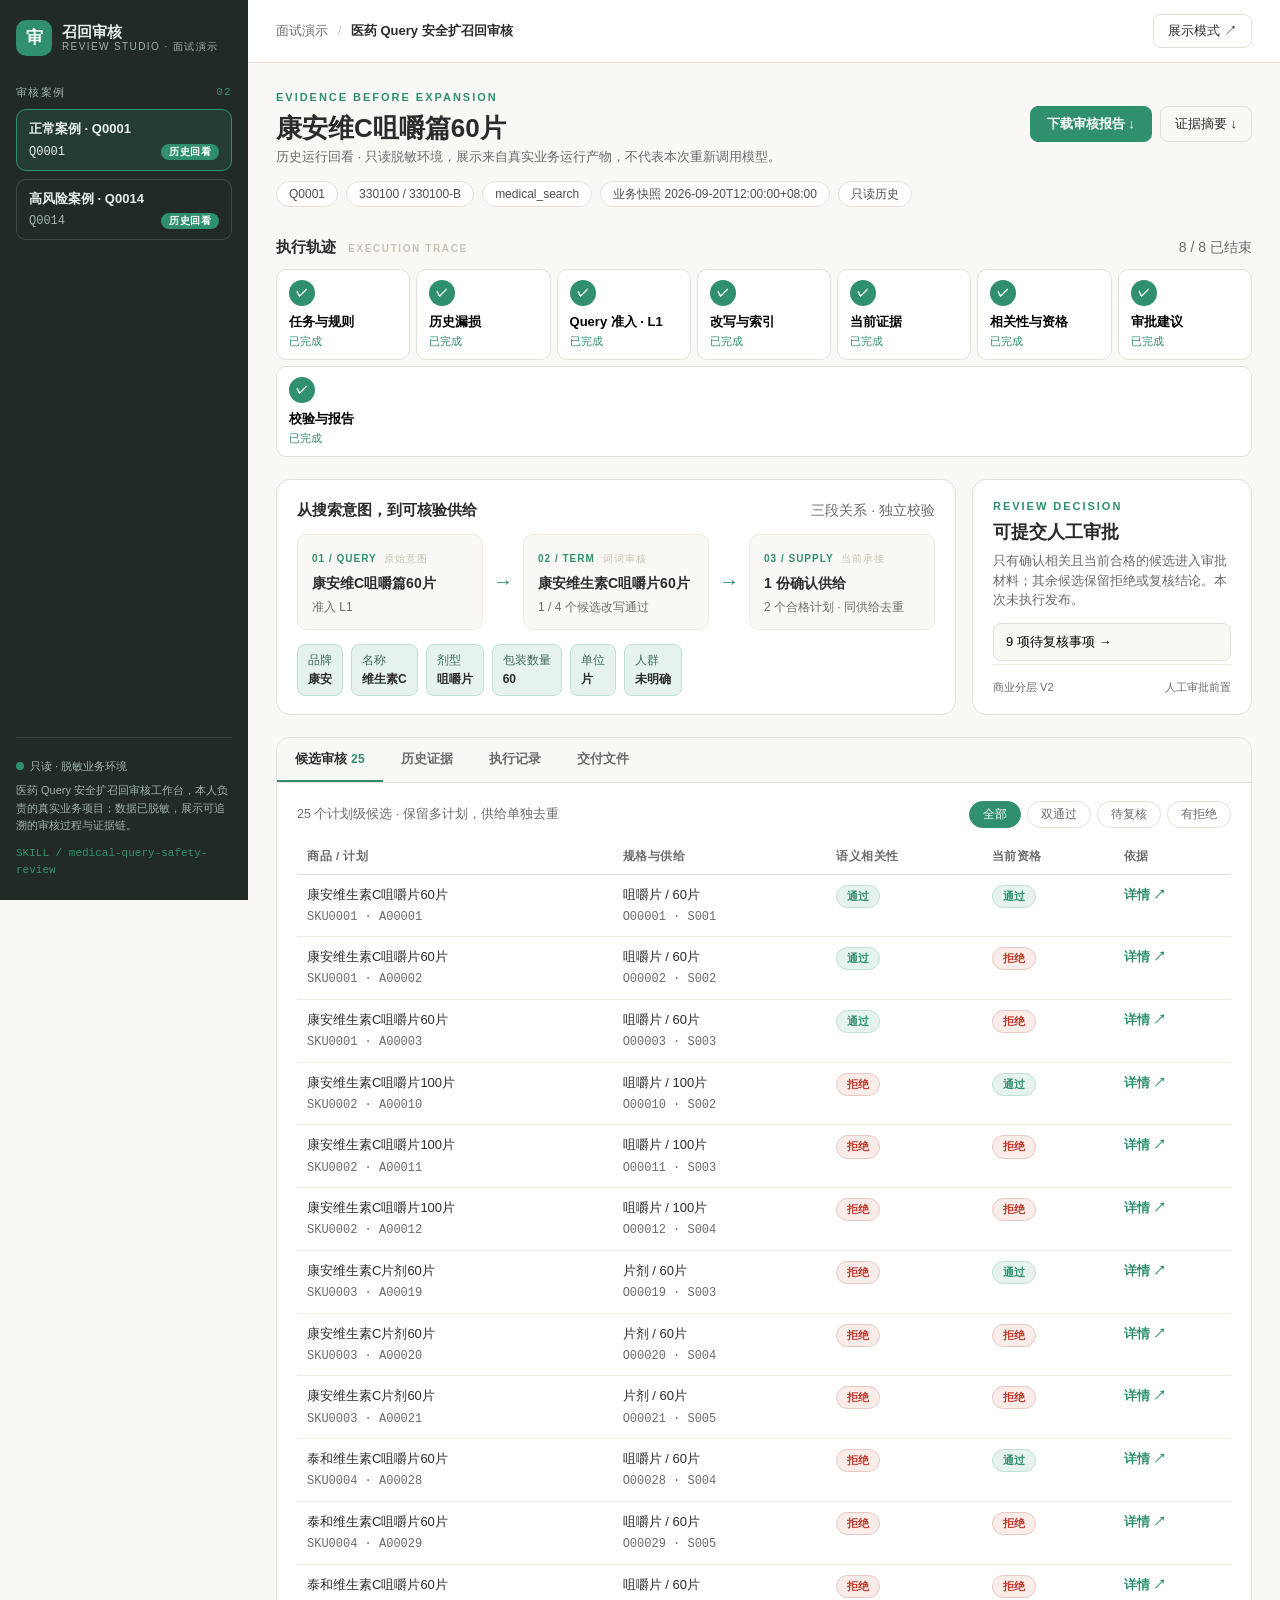
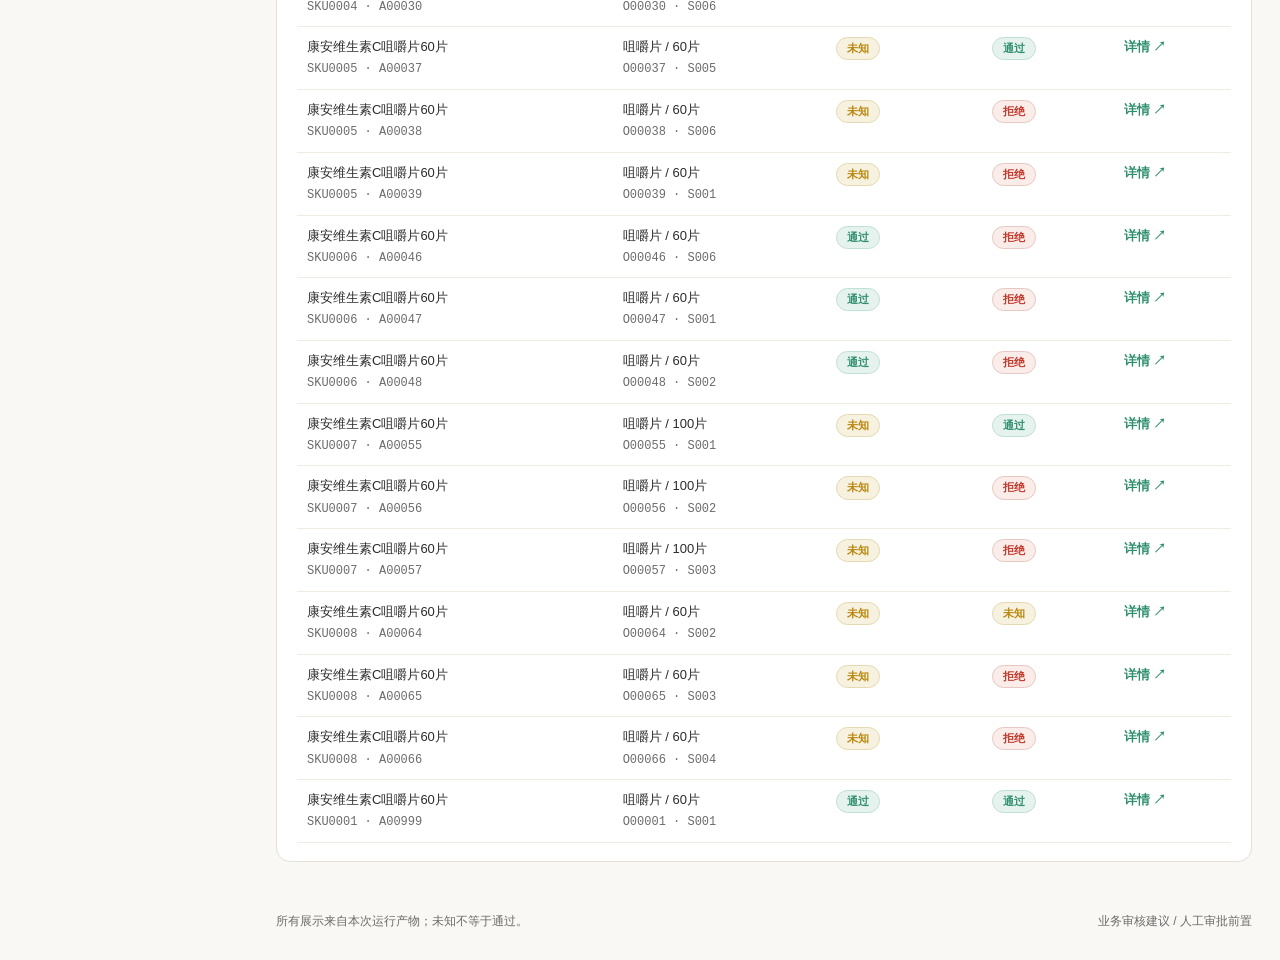
<file: index.html>
<!doctype html>
<html lang="zh-CN">
<head>
<meta charset="UTF-8">
<meta name="viewport" content="width=device-width,initial-scale=1">
<title>医药 Query 安全扩召回 · 面试演示工作台</title>
<style>
:root{
  --bg:#faf8f4; --panel:#ffffff; --ink:#2b2b2b; --muted:#6b6b6b;
  --line:#e5e0d8; --line-soft:#f0ece4;
  --green:#2f8f6e; --green-soft:#e6f2ee; --green-line:#bfe0d4;
  --amber:#b8860b; --amber-soft:#f7f1e0; --amber-line:#e4d9b0;
  --red:#c0392b; --red-soft:#f9ece9; --red-line:#e6c8c2;
  --side:#222a26; --side-ink:#e8f0ec; --side-muted:#9fb4aa;
  --mono:"SFMono-Regular",Consolas,"Liberation Mono",Menlo,monospace;
}
*{box-sizing:border-box}
html,body{margin:0;padding:0}
body{background:var(--bg);color:var(--ink);font-family:-apple-system,BlinkMacSystemFont,"PingFang SC","Hiragino Sans GB","Microsoft YaHei",sans-serif;font-size:14px;line-height:1.55}
.mono{font-family:var(--mono);font-size:12px}
.muted{color:var(--muted)}
button{font-family:inherit;cursor:pointer}
.layout{display:flex;min-height:100vh}
/* ---------- sidebar ---------- */
.sidebar{width:248px;flex-shrink:0;background:var(--side);color:var(--side-ink);display:flex;flex-direction:column;padding:20px 16px;position:sticky;top:0;height:100vh;overflow:auto}
.brand{display:flex;align-items:center;gap:10px;text-decoration:none;color:var(--side-ink);margin-bottom:6px}
.brand-symbol{width:36px;height:36px;border-radius:10px;background:var(--green);color:#fff;display:flex;align-items:center;justify-content:center;font-weight:800;font-size:17px;flex-shrink:0}
.brand-name{font-weight:700;font-size:15px;line-height:1.2}
.brand-sub{display:block;font-size:10px;letter-spacing:.14em;color:var(--side-muted);font-weight:500}
.sidebar-label{font-size:11px;letter-spacing:.12em;color:var(--side-muted);margin:22px 0 8px;display:flex;justify-content:space-between;align-items:center}
.sidebar-label span{color:var(--green);font-family:var(--mono)}
.run-list{display:flex;flex-direction:column;gap:8px}
.run-button{background:transparent;border:1px solid rgba(255,255,255,.14);border-radius:10px;color:var(--side-ink);padding:10px 12px;text-align:left;width:100%;transition:background .15s,border-color .15s}
.run-button:hover{background:rgba(255,255,255,.06)}
.run-button.active{background:rgba(47,143,110,.18);border-color:var(--green)}
.run-title{display:block;font-weight:600;font-size:13px;margin-bottom:6px;line-height:1.35}
.run-bottom{display:flex;justify-content:space-between;align-items:center;font-size:11px;color:var(--side-muted)}
.run-button.active .run-bottom{color:var(--side-ink)}
.phase-tag{background:var(--green);color:#fff;border-radius:999px;padding:1px 8px;font-size:10px;font-weight:600;letter-spacing:.04em}
.sidebar-bottom{margin-top:auto;padding-top:20px;font-size:11px;color:var(--side-muted);line-height:1.6;border-top:1px solid rgba(255,255,255,.12)}
.live-dot{display:inline-block;width:8px;height:8px;border-radius:50%;background:var(--green);margin-right:6px;animation:blink 2.4s infinite}
@keyframes blink{0%,100%{opacity:1}50%{opacity:.35}}
.sidebar-bottom .mono{color:var(--green);display:block;margin-top:10px;font-size:11px}
/* ---------- main ---------- */
.main{flex:1;min-width:0;display:flex;flex-direction:column}
.topbar{display:flex;justify-content:space-between;align-items:center;padding:14px 28px;border-bottom:1px solid var(--line);background:var(--panel)}
.topbar .crumb{font-size:13px;color:var(--muted)}
.topbar .crumb b{color:var(--ink);font-weight:600}
.slash{color:#c9c2b4;margin:0 6px}
.quiet{background:transparent;border:1px solid var(--line);border-radius:8px;color:var(--ink);padding:7px 14px;font-size:13px}
.quiet:hover{background:#f5f2ec}
.notice{background:var(--amber-soft);border:1px solid var(--amber-line);color:#7a5c0a;border-radius:10px;margin:14px 28px 0;padding:10px 14px;font-size:13px;display:none}
.content{padding:0 28px 28px;max-width:1200px;width:100%;margin:0 auto}
/* hero */
.hero{padding:26px 0 6px}
.eyebrow{font-size:11px;letter-spacing:.18em;color:var(--green);font-weight:700}
.hero-heading{display:flex;justify-content:space-between;align-items:flex-start;gap:16px;flex-wrap:wrap}
.hero-heading h1{font-size:26px;margin:6px 0 2px;line-height:1.25}
.hero-heading p{margin:0;font-size:13px}
.hero-actions{display:flex;gap:8px;flex-shrink:0}
.secondary{background:var(--green);border:1px solid var(--green);border-radius:8px;color:#fff;padding:8px 16px;font-size:13px;font-weight:600;text-decoration:none;display:inline-block}
.secondary:hover{background:#287a5d}
.meta-row{display:flex;gap:8px;flex-wrap:wrap;margin-top:14px}
.meta-tag{background:var(--panel);border:1px solid var(--line);border-radius:999px;padding:3px 12px;font-size:12px;color:#4d4d4d}
/* trajectory */
.section{padding-top:22px}
.section-heading{display:flex;justify-content:space-between;align-items:baseline;margin-bottom:10px}
.section-heading h2{font-size:15px;margin:0;font-weight:700}
.section-en{font-size:10px;letter-spacing:.16em;color:#c9c2b4;margin-left:8px;font-weight:600}
.timeline{display:flex;gap:6px;flex-wrap:wrap}
.step{flex:1 1 118px;min-width:118px;background:var(--panel);border:1px solid var(--line);border-radius:10px;padding:10px 12px;text-align:left;font-family:inherit}
.step:hover{border-color:#c9c2b4}
.step-dot{display:inline-flex;align-items:center;justify-content:center;width:26px;height:26px;border-radius:50%;background:#eceae3;color:#8a8a8a;font-size:12px;font-weight:700;font-family:var(--mono)}
.step-name{display:block;font-size:13px;font-weight:600;margin-top:7px}
.step-state{display:block;font-size:11px;color:var(--muted);margin-top:3px}
.step.success .step-dot{background:var(--green);color:#fff}
.step.success .step-state{color:var(--green)}
.step.blocked .step-dot{background:var(--red);color:#fff}
.step.blocked .step-state{color:var(--red)}
.step.skipped .step-dot{background:#e9e6e0;color:#9a9a9a}
.step.skipped .step-state{color:#9a9a9a}
.step.pending .step-dot{background:#f1efe9;color:#b0aca4}
.step.waiting{border-style:dashed;border-color:var(--amber-line)}
.step.waiting .step-state{color:var(--amber)}
/* reasoning: chain + decision */
.reasoning{display:flex;gap:16px;margin-top:22px;align-items:stretch;flex-wrap:wrap}
.chain-panel{flex:1;min-width:420px;background:var(--panel);border:1px solid var(--line);border-radius:14px;padding:18px 20px}
.evidence-chain{display:flex;align-items:stretch;gap:10px;flex-wrap:wrap;margin-top:12px}
.chain-node{flex:1;min-width:150px;background:var(--bg);border:1px solid var(--line-soft);border-radius:10px;padding:12px 14px}
.chain-node strong{display:block;font-size:14px;margin:6px 0 4px;line-height:1.4;word-break:break-word}
.chain-node small{color:var(--muted);font-size:12px;display:block}
.node-label{font-size:10px;letter-spacing:.1em;color:var(--green);font-weight:700}
.node-label span{color:#c9c2b4;font-weight:500;margin-left:4px}
.chain-arrow{align-self:center;color:var(--green);font-size:20px;font-weight:700}
.attribute-row{display:flex;gap:8px;flex-wrap:wrap;margin-top:14px}
.attribute{background:var(--green-soft);border:1px solid var(--green-line);border-radius:8px;padding:6px 10px;font-size:12px;color:#3d6b5a}
.attribute b{display:block;color:var(--ink);font-weight:600;margin-top:1px}
.decision-panel{width:280px;flex-shrink:0;background:var(--panel);border:1px solid var(--line);border-radius:14px;padding:18px 20px;display:flex;flex-direction:column}
.decision-panel h3{font-size:18px;margin:6px 0 8px;line-height:1.3}
.decision-panel p{font-size:12.5px;color:var(--muted);margin:0 0 12px}
.decision-panel button{background:var(--bg);border:1px solid var(--line);border-radius:8px;padding:9px 12px;font-size:13px;text-align:left;width:100%}
.decision-panel button:hover{border-color:var(--green);color:var(--green)}
.decision-foot{margin-top:auto;padding-top:14px;display:flex;justify-content:space-between;font-size:11px;color:var(--muted);border-top:1px solid var(--line-soft)}
.badge{display:inline-block;border-radius:999px;padding:2px 10px;font-size:11px;font-weight:600}
.badge.pass{background:var(--green-soft);color:var(--green);border:1px solid var(--green-line)}
.badge.reject{background:var(--red-soft);color:var(--red);border:1px solid var(--red-line)}
.badge.unknown{background:var(--amber-soft);color:var(--amber);border:1px solid var(--amber-line)}
.badge.pending{background:#f1efe9;color:#8a8a8a;border:1px solid #e5e0d8}
.badge.skipped{background:#e9e6e0;color:#9a9a9a;border:1px solid #ddd8cf}
/* review panel + tabs */
.review-panel{background:var(--panel);border:1px solid var(--line);border-radius:14px;margin-top:22px;overflow:hidden}
.tabbar{display:flex;border-bottom:1px solid var(--line);background:var(--bg)}
.tabbar button{background:transparent;border:none;padding:12px 18px;font-size:13px;font-weight:600;color:var(--muted);border-bottom:2px solid transparent}
.tabbar button[aria-selected="true"]{color:var(--ink);border-bottom-color:var(--green)}
.tabbar button span{color:var(--green);font-family:var(--mono);font-size:12px}
.tab-content{padding:18px 20px}
.table-toolbar{display:flex;justify-content:space-between;align-items:center;gap:10px;flex-wrap:wrap;margin-bottom:12px}
.table-toolbar p{font-size:12.5px;color:var(--muted);margin:0}
.filters{display:flex;gap:6px}
.filters button{background:var(--panel);border:1px solid var(--line);border-radius:999px;padding:4px 13px;font-size:12px;color:var(--muted)}
.filters button.active{background:var(--green);border-color:var(--green);color:#fff}
.table-wrap{overflow-x:auto}
table{width:100%;border-collapse:collapse;font-size:13px}
th{text-align:left;font-size:11.5px;letter-spacing:.05em;color:var(--muted);font-weight:600;padding:8px 10px;border-bottom:1px solid var(--line);white-space:nowrap}
td{padding:10px;border-bottom:1px solid var(--line-soft);vertical-align:top}
tbody tr:hover{background:#faf9f5}
td small{display:block;color:var(--muted);font-size:11px;margin-top:3px}
.detail-link{background:none;border:none;color:var(--green);font-size:12.5px;padding:0;text-decoration:none;font-weight:600}
.detail-link:hover{text-decoration:underline}
.empty{background:var(--bg);border:1px dashed var(--line);border-radius:10px;padding:26px;text-align:center;color:var(--muted);font-size:13px}
.empty strong{display:block;font-size:14px;color:var(--ink);margin-bottom:6px}
.data-section p{font-size:13px;margin:0 0 12px}
.bar-row{display:grid;grid-template-columns:110px 1fr 64px;gap:10px;align-items:center;margin-bottom:8px;font-size:13px}
.bar-row b{text-align:right;font-family:var(--mono);font-weight:600}
progress{width:100%;height:8px;border:none;border-radius:99px;background:#f0ece4}
progress::-webkit-progress-bar{background:#f0ece4;border-radius:99px}
progress::-webkit-progress-value{background:var(--green);border-radius:99px}
.form-note{background:var(--bg);border-left:3px solid var(--amber-line);padding:9px 12px;font-size:12px;color:#7a5c0a;margin-top:10px;border-radius:0 8px 8px 0}
.trace-row{display:flex;gap:14px;padding:10px 0;border-bottom:1px solid var(--line-soft);font-size:13px}
.trace-row time{flex-shrink:0;font-family:var(--mono);font-size:11.5px;color:var(--green);padding-top:2px;width:96px}
.trace-row small{display:block;color:var(--muted);font-size:11.5px;margin-top:2px}
.file-row{display:flex;justify-content:space-between;align-items:center;gap:10px;padding:7px 0;border-bottom:1px solid var(--line-soft)}
.file-row.skill-row{background:rgba(47,143,110,.07);border-radius:8px;padding:7px 10px;border-bottom:none;margin-bottom:4px;border:1px solid rgba(47,143,110,.18)}
.file-row .mono{color:var(--ink)}
.file-row small{margin-left:8px}
/* footer */
.page-footer{display:flex;justify-content:space-between;gap:12px;padding:22px 28px 30px;font-size:12px;color:var(--muted);flex-wrap:wrap;max-width:1200px;width:100%;margin:0 auto}
/* dialog drawer */
dialog.drawer{border:1px solid var(--line);border-radius:16px;padding:0;background:var(--panel);box-shadow:0 20px 60px rgba(0,0,0,.18);width:min(760px,92vw);max-height:86vh;overflow:auto}
dialog.drawer::backdrop{background:rgba(34,42,38,.5)}
.dialog-heading{display:flex;justify-content:space-between;align-items:flex-start;gap:12px;padding:20px 24px 0}
.dialog-heading h2{font-size:17px;margin:6px 0 0}
.icon-button{border:1px solid var(--line);background:var(--panel);border-radius:8px;width:34px;height:34px;font-size:16px;color:var(--muted)}
.icon-button:hover{color:var(--ink)}
.drawer-body{padding:6px 24px 24px}
.drawer-body p{font-size:13px;color:var(--muted)}
.drawer-body h3{font-size:14px;margin:16px 0 6px}
.drawer-body pre{background:#222a26;color:#e8f0ec;border-radius:10px;padding:14px;overflow-x:auto;font-size:12px;font-family:var(--mono);line-height:1.5;max-height:420px;overflow-y:auto}
.drawer-body details{background:var(--bg);border:1px solid var(--line-soft);border-radius:8px;padding:0 12px;margin-top:8px}
.drawer-body summary{font-size:13px;font-weight:600;padding:9px 0;cursor:pointer}
.fact-grid{display:grid;grid-template-columns:repeat(auto-fill,minmax(130px,1fr));gap:8px;margin:12px 0}
.fact{background:var(--bg);border:1px solid var(--line-soft);border-radius:8px;padding:8px 10px;font-size:12.5px}
.fact small{display:block;color:var(--muted);font-size:11px;margin-bottom:2px}
.button-row{display:flex;gap:10px;align-items:center;margin:10px 0}
.decision-reason{background:var(--green-soft);border:1px solid var(--green-line);border-radius:10px;padding:12px 14px;margin:12px 0;font-size:13px}
/* presentation mode */
body.present .sidebar{width:220px}
body.present .content{max-width:1400px}
body.present .hero-heading h1{font-size:30px}
body.present .step-name{font-size:14px}
body.present td,body.present th{font-size:14px}
@media (max-width:960px){
  .layout{flex-direction:column}
  .sidebar{width:100%;height:auto;position:static;flex-direction:row;flex-wrap:wrap;align-items:center;gap:10px;padding:12px 16px}
  .run-list{flex-direction:row;flex-wrap:wrap}
  .sidebar-bottom{display:none}
  .chain-panel{min-width:0}
  .decision-panel{width:100%}
  .content{padding:0 14px 20px}
}
</style>
</head>
<body>
<div class="layout">
  <aside class="sidebar">
    <a class="brand" href="javascript:void(0)" onclick="return false">
      <span class="brand-symbol">审</span>
      <span class="brand-name">召回审核<span class="brand-sub">REVIEW STUDIO · 面试演示</span></span>
    </a>
    <div class="sidebar-label">审核案例 <span>02</span></div>
    <nav class="run-list" id="run-list" aria-label="运行记录"></nav>
    <div class="sidebar-bottom">
      <span class="live-dot"></span>只读 · 脱敏业务环境
      <p style="margin:6px 0 0">医药 Query 安全扩召回审核工作台，本人负责的真实业务项目；数据已脱敏，展示可追溯的审核过程与证据链。</p>
      <span class="mono">SKILL / medical-query-safety-review</span>
    </div>
  </aside>

  <div class="main">
    <header class="topbar">
      <div class="crumb">面试演示 <span class="slash">/</span> <b>医药 Query 安全扩召回审核</b></div>
      <button id="presentation" class="quiet" aria-pressed="false">展示模式 ↗</button>
    </header>
    <div id="notice" class="notice" role="status" aria-live="polite" hidden></div>

    <div class="content">
      <section class="hero">
        <div class="eyebrow">EVIDENCE BEFORE EXPANSION</div>
        <div class="hero-heading">
          <div>
            <h1 id="query-title">让每一次扩召回，都有依据。</h1>
            <p id="query-subtitle" class="muted">读取真实业务运行记录，或切换高风险案例对比。</p>
          </div>
          <div id="hero-actions" class="hero-actions"></div>
        </div>
        <div id="task-meta" class="meta-row"></div>
      </section>

      <section class="section" aria-label="Skill执行步骤">
        <div class="section-heading">
          <h2>执行轨迹 <span class="section-en">EXECUTION TRACE</span></h2>
          <span id="step-counter" class="muted">八步审核流程</span>
        </div>
        <div id="timeline" class="timeline"></div>
      </section>

      <section class="reasoning">
        <div class="chain-panel">
          <div class="section-heading">
            <h2>从搜索意图，到可核验供给</h2>
            <span class="muted">三段关系 · 独立校验</span>
          </div>
          <div id="evidence-chain" class="evidence-chain"></div>
          <div id="attribute-row" class="attribute-row"></div>
        </div>
        <aside class="decision-panel" id="decision-panel"></aside>
      </section>

      <section class="review-panel">
        <div class="tabbar" role="tablist" aria-label="审核明细">
          <button role="tab" aria-selected="true" data-tab="candidates">候选审核 <span id="candidate-count">—</span></button>
          <button role="tab" aria-selected="false" data-tab="history">历史证据</button>
          <button role="tab" aria-selected="false" data-tab="trace">执行记录</button>
          <button role="tab" aria-selected="false" data-tab="files">交付文件</button>
        </div>
        <div id="tab-content" class="tab-content" role="tabpanel"></div>
      </section>
    </div>

    <footer class="page-footer">
      <span>所有展示来自本次运行产物；未知不等于通过。</span>
      <span>业务审核建议 / 人工审批前置</span>
    </footer>
  </div>
</div>

<dialog id="detail-dialog" class="drawer">
  <div class="dialog-heading">
    <div>
      <div class="eyebrow" id="drawer-eyebrow">EVIDENCE DETAIL</div>
      <h2 id="drawer-title">证据详情</h2>
    </div>
    <button class="icon-button close-dialog" aria-label="关闭详情">×</button>
  </div>
  <div class="drawer-body" id="drawer-body"></div>
</dialog>

<script>const DATA = {
 "schema": "interview-workbench-1.0",
 "source": "真实业务脱敏样例（normal-v1-1 / high-risk-v1-1）",
 "notice": "脱敏业务数据；界面展示可追溯的审核过程与证据链。",
 "skill": {
  "name": "SKILL.md（审核方法论）",
  "text": "---\nname: medical-query-safety-review\ndescription: 对 medical_search 场域的医药广告 Query 执行离线安全扩召回审核。用于批量或单条处理待审 Query、名称归一与候选 term 生成、Query-term / term-商品 / Query-商品三段式相关性校验、当前供给资格核验、L 风险分层、意图分层、V1/V2/V3 商业价值分层、疑难案例路由及证据化报告输出；也用于回放历史案例、聚合 bad case 和验证审核规则。仅适用于授权范围内的只读业务数据源与脱敏演示数据；不得用于医疗诊断、用药建议、真实广告发布、预算修改、实时排序或模型训练。\n---\n\n# 医药 Query 安全扩召回审核\n\n## 目标\n\n把待审 Query 转化为可追溯的审核建议，在不改变用户原意、不突破医药业务红线的前提下，识别可进入候选词池的映射、需人工或药师复核的疑难项，以及应拒绝或因数据不足暂缓的项目。\n\n本 Skill 只输出审核建议，不执行发布、放量、预算修改、计划变更、索引写入或回滚。\n\n## 核心原则\n\n1. **事实先于推理**：先获取 Query、商品、供给、计划、资格与历史流量事实，再做语义判断。\n2. **确定性优先**：字段校验、红线命中、资格判断、时效判断、指标计算和 Schema 校验必须走脚本；只有名称归一、错别字理解、意图识别和模糊相关性判断可交给大模型。\n3. **不补造属性**：保留原 Query 明确表达的品牌、名称、剂型、包装数量和人群；不得跨品牌、跨人群、跨剂型或补造未表达的药品属性。\n4. **保守失败**：关键事实缺失、数据过期、接口部分失败、字段漂移或来源冲突时，不得默认为通过。\n5. **逐项留证**：每个结论必须记录事实来源、对象标识、版本、业务时点、命中规则和判断理由。\n6. **只读执行**：不得修改原始数据源、业务库表、接口状态或广告业务对象。\n\n## 资源\n\n按步骤读取，不要一次加载全部内容：\n\n- `references/business-policy.md`：审核范围、红线、L 风险分层、人工复核边界。\n- `references/rewrite-and-relevance.md`：名称归一、候选 term 生成、三段式相关性规则。\n- `references/data-contract.md`：业务数据契约（数据源结构、API、SQLite、字段、时效、分页与错误协议）。\n- `references/decision-contract.md`：意图层、V 层、审核状态、原因码和证据字段。\n- `assets/review-output.schema.json`：机器可读输出 Schema。\n- `assets/review-report-template.md`：人读报告模板。\n\n使用以下确定性脚本：\n\n- `scripts/check_environment.py`：校验数据与运行环境完整性、Python、SQLite、连接参数与服务健康状态。\n- `scripts/load_queries.py`：读取、筛选和标准化待审 Query。\n- `scripts/fetch_context.py`：从 API 获取当前 term、候选、商品、供给、门店、计划和资格事实。\n- `scripts/apply_hard_gates.py`：执行范围、资格、时效、属性冲突和可承接供给硬判断。\n- `scripts/calculate_value_tier.py`：从业务库计算完整 7 日窗口有效请求数，并结合当前合格门店数计算 V 层。\n- `scripts/render_report.py`：校验结果 Schema，生成 JSON 与 Markdown 报告。\n- `scripts/run_review.py`：端到端编排单条、批次或全量审核，生成最终 JSON 与 Markdown。\n- `scripts/self_test.py`：离线验证错别字归一、规格保留、风险分流和 V 层口径。\n\n运行任一脚本前先执行 `python3 <script> --help`，按脚本真实参数调用；不得猜测参数。默认先执行 `check_environment.py`，端到端任务优先调用 `run_review.py`，仅在调试单步时调用其余脚本。若配置中的默认端口被其他服务占用，应在安全端口启动本地只读业务服务，并通过 `--base-url` 显式覆盖；不得停止或覆盖无关进程。\n\n## 输入契约\n\n开始前必须取得：\n\n- 业务数据根目录：优先使用用户提供的路径，其次使用环境变量配置的数据根目录；均不存在时询问用户，不得硬编码个人目录。\n- 审核范围：单个 `query_id`、query_id 列表、批次，或用户明确指定的筛选条件。\n- 城市范围：只能使用数据契约声明支持的城市；Query 自带提交城市时默认按其城市逐城审核。\n- 输出目录：用户指定位置；未指定时使用当前任务目录下的 `output/`，不得写回原始数据源。\n\n若用户只给自然语言筛选条件，先将其结构化并展示实际筛选口径；筛选口径不明确且会改变结果时再询问。\n\n## 执行流程\n\n### 1. 校验环境与冻结口径\n\n1. 执行 `scripts/check_environment.py`。\n2. 确认数据版本、政策版本、指标版本、业务时钟、历史窗口、城市范围和只读状态。\n3. 区分 `served_at` 与 `as_of`：前者是调用时间，后者才是业务事实时间。\n4. 若完整性检查失败、服务不可达且当前审核依赖实时 API，停止并报告；不得用旧 JSON 静默替代当前事实。\n\n### 2. 获取待审 Query\n\n1. 执行 `scripts/load_queries.py` 获取目标记录。\n2. 校验 `query_id`、`raw_query`、`scene_id`、`submitted_city_ids`、`submitted_at` 和来源批次。\n3. 非 `medical_search` 场域直接标记为范围外。\n4. 保存输入快照及其来源，不改写原记录。\n\n### 3. 准入与风险识别\n\n读取 `references/business-policy.md`，逐条检查：\n\n- 是否涉及本期不承接的处方药扩召回；\n- 是否为问诊诊断、剂量咨询、联合用药、副作用咨询或症状推药；\n- 是否包含孕妇、婴幼儿等敏感人群用药诉求；\n- 是否缺少完成审核所必需的事实；\n- 是否存在只能由人工或药师确认的医学边界。\n\n按规则输出 L 层和原因码。范围外红线不得进入候选生成；医学边界不清不得由模型自行补全。\n\n### 4. 归一化与候选 term 生成\n\n读取 `references/rewrite-and-relevance.md`：\n\n1. 从原 Query 提取品牌、通用名称、剂型、包装数量、包装单位、人群和其他明确限定。\n2. 使用已提供的标准词与别名进行名称归一；词典仅是名称资产，不是安全放行白名单。\n3. 可纠正有充分证据的错别字或空格变体，但必须保留原 Query 和变更证据。\n4. 为每个候选 term 记录生成方式、保留的属性和可能丢失的信息。\n5. 候选存在跨品牌、跨人群、跨剂型、包装数量冲突或补造属性时，直接拒绝该候选。\n6. 无安全候选时输出 `NO_SAFE_REWRITE`，不得为凑结果生成候选。\n\n### 5. 获取候选与当前业务事实\n\n执行 `scripts/fetch_context.py`，按 `term → recall → product → offer → ad-plan → store → qualification` 获取事实：\n\n- 处理分页，单页不超过接口上限；批量 ID 不超过接口上限。\n- `/recall` 返回原始关联，不代表候选合格。\n- HTTP 200 中仍要检查单对象 `errors`。\n- 保留对象的 `version`、`updated_at`、`as_of`、来源和接口请求编号，但不得在面向用户的报告中泄露不必要的技术标识或凭证。\n- 不把 `title` 当唯一键，也不默认标题优先于结构化字段。\n\n### 6. 执行确定性硬门禁\n\n执行 `scripts/apply_hard_gates.py`。当前可承接供给必须同时满足：\n\n- 商品与商家资格有效；\n- 商品在售；\n- 库存和价格为正；\n- 目标区域可达；\n- 广告计划启用；\n- 剩余预算为正；\n- 素材已批准；\n- 商品、供给和计划数据符合政策时效；\n- 供给与计划动态快照时间差在允许范围内。\n\n属性或资格为 `unknown/null` 时不得推断为合格。标题与结构化字段冲突且数据契约未给权威优先级时，标记冲突并路由复核。\n\n### 7. 三段式相关性终审\n\n对通过硬门禁的候选，依次判断：\n\n1. **Query → term**：候选是否忠实保留原 Query 的核心意图和显式限定。\n2. **term → 商品**：标准 term 是否与商品结构化属性一致。\n3. **Query → 商品**：回看原 Query，确认中间归一化或召回没有造成语义漂移。\n\n任一阶段出现品牌、人群、剂型或明确包装数量冲突时，不得通过。为每一段分别输出结论、理由、证据和置信度；不得只输出一个总分掩盖冲突。\n\n### 8. 计算商业价值层\n\n仅对数据完整且资格可确定的项目执行 `scripts/calculate_value_tier.py`：\n\n1. 使用政策规定的完整 7 日窗口。\n2. 先检查 `load_manifest`，存在缺失分区时不得给出确定 V 层。\n3. 有效请求数按不同 `request_id` 且 `is_valid=1` 计算。\n4. 当前合格门店数按 `store_id` 去重；不同门店不等于不同商家主体。\n5. 按 `references/decision-contract.md` 输出 `V1`、`V2`、`V3` 或 `UNKNOWN`。\n\n不得用曝光、点击、候选行数或重复投递事件替代有效请求数。\n\n### 9. 形成审核建议\n\n每个 Query × 城市输出一个建议：\n\n- `RECOMMEND_APPROVE`：范围内、映射保真、三段相关性通过，且至少存在一项当前可承接供给。\n- `RECOMMEND_REVIEW`：语义或属性存在可解释但不能自动裁决的边界，需要业务人员或药师复核。\n- `RECOMMEND_REJECT`：命中范围红线、映射改变原意、属性明确冲突，或无符合原意的候选。\n- `DEFER_DATA`：关键事实未知、数据过期、接口失败、字段漂移、分区缺失或来源冲突，当前不能形成可靠结论。\n\nV 层只表示商业优先级，不得覆盖安全和相关性结论。V1 也不能绕过红线，V3 也不能因价值低而自动拒绝。\n\n### 10. 输出、验证与交付\n\n1. 按 `assets/review-output.schema.json` 生成机器可读 JSON。\n2. 执行 `scripts/render_report.py`；Schema 校验失败时不得交付。\n3. 生成面向审核人员的 Markdown 报告，至少包含：范围与口径、总体统计、逐项决策、证据链、人工复核队列、数据异常和未关闭事项。\n4. 抽查至少一条通过、一条拒绝、一条复核或数据暂缓记录；批量中没有某类时如实说明。\n5. 核对汇总数等于明细数，V 层、L 层和建议状态不得互相替代。\n6. 明确报告为审核建议，不构成医疗建议，也不代表真实发布结果。\n\n## 失败处理\n\n- **接口限流**：遵守 `Retry-After`，总重试不超过政策上限；仍失败则 `DEFER_DATA`。\n- **单对象失败**：保留其他成功对象，仅将受影响对象标记数据未知；不得把整批结果判为成功。\n- **超时**：在总耗时约束内重试；不得无限重试。\n- **Schema 漂移**：记录字段、期望类型和实际类型，停止使用受影响字段，输出 `DEFER_DATA`。\n- **库存变化**：以当前合规时效内的最新业务事实为准，旧结论不得覆盖新快照。\n- **历史分区缺失**：V 层输出 `UNKNOWN`，不可用不完整窗口外推。\n- **来源冲突**：数据契约未规定权威优先级时，保留两方证据并路由人工复核。\n\n## 测试模式\n\n验证审核规则时，至少覆盖：\n\n1. `normal`：正常端到端审核。\n2. `stock-change`：验证旧资格结论不会覆盖库存变化。\n3. `partial-failure`：验证 HTTP 200 内单对象失败。\n4. `slow`：验证超时和有限重试。\n5. `rate-limit`：验证 429 与 `Retry-After`。\n6. `schema-drift`：验证字段类型漂移不会被静默接收。\n\n测试不得修改原始数据源。每轮规则变更后重新运行正常样本和困难样本；验证集与最终测试集必须分开。\n\n## 禁止事项\n\n- 不提供诊断、治疗、剂量、联合用药、替代药物或副作用处理建议。\n- 不把名称归一解释为医学等价或临床可替代。\n- 不依据模型常识补齐数据中没有的药品适应症、禁忌或人群结论。\n- 不使用写接口，不发布词池，不修改投放，不改变预算，不操作真实线上系统。\n- 不因接口返回候选、词典存在别名或历史曾有资格，就直接判定当前可通过。\n- 不输出虚构数据、虚构证据或无法追溯的确定性结论。\n",
  "bytes": 12200
 },
 "runs": [
  {
   "id": "normal-v1-1",
   "label": "正常案例 · Q0001",
   "run_label": "康安维C咀嚼篇60片",
   "readonly": true,
   "task": {
    "query_id": "Q0001",
    "raw_query": "康安维C咀嚼篇60片",
    "city_id": "330100",
    "region_id": "330100-B",
    "scene_id": "medical_search",
    "history_start": "2026-09-13T00:00:00+08:00",
    "history_end_exclusive": "2026-09-20T00:00:00+08:00"
   },
   "manifest": {
    "run_id": "10be6911a015450988e3bc06f61cd794",
    "created_at": "2026-09-21T12:22:50.206401+00:00",
    "phase": "complete",
    "mode": "mock",
    "steps": {
     "1": {
      "status": "success"
     },
     "2": {
      "status": "success"
     },
     "3": {
      "status": "success",
      "risk": "L1"
     },
     "4": {
      "status": "success",
      "reason": null
     },
     "5": {
      "status": "success"
     },
     "6": {
      "status": "success",
      "reason": null
     },
     "7": {
      "status": "success"
     },
     "8": {
      "status": "success"
     }
    },
    "model_calls": [
     {
      "phase": "query",
      "producer": {
       "type": "agent",
       "model": "Codex-main (model version not exposed)"
      },
      "received_at": "2026-09-21T12:23:28.331710+00:00",
      "mode": "agent_handoff"
     },
     {
      "phase": "items",
      "producer": {
       "type": "agent",
       "model": "Codex-main (model version not exposed)"
      },
      "received_at": "2026-09-21T12:24:10.336264+00:00",
      "mode": "agent_handoff"
     }
    ],
    "input_sha256": "c4bb38517af2bd5ecdf8f2802457bd4cc39ceefffab5ec5378ef9f41fd21206b",
    "decision_hashes": {
     "query-decision.json": "7d4a45c9e866dbe98f056f3e13fc7d15063e46f24e67d171dcc1d551565f4b59",
     "item-decision.json": "8ee57376d1e5ee39e02b4ebe276d3af4ff99539a8a32c0347a2ed50857432e7a"
    },
    "evidence_hash_count": 6,
    "artifact_hash_count": 7,
    "source_hash_count": 31,
    "revision": {
     "type": "deterministic_snapshot_rebuild",
     "version": "1.1",
     "rebuilt_at": "2026-09-21T15:08:54.643649+00:00",
     "new_model_calls": 0,
     "new_product_api_calls": 0,
     "note": "Original semantic decisions and product snapshot retained. Historical SQL, hard constraints and report rerun; not a new live audit."
    },
    "completed_at": "2026-09-21T15:08:55.034867+00:00"
   },
   "profile": {
    "risk": "L1",
    "attributes": {
     "brand_name": "康安",
     "generic_name": "维生素C",
     "dosage_form": "咀嚼片",
     "pack_count": 60,
     "pack_unit": "片",
     "audience": null
    },
    "attribute_evidence": {
     "brand_name": {
      "raw_span": "康安",
      "source_ref": "evidence/task.json#/raw_query"
     },
     "generic_name": {
      "raw_span": "维C",
      "source_ref": "evidence/terminology.json#/aliases/0"
     },
     "dosage_form": {
      "raw_span": "咀嚼篇",
      "source_ref": "evidence/terminology.json#/aliases/0"
     },
     "pack_count": {
      "raw_span": "60",
      "source_ref": "evidence/task.json#/raw_query"
     },
     "pack_unit": {
      "raw_span": "片",
      "source_ref": "evidence/task.json#/raw_query"
     }
    },
    "reason": "本次明确为康安维C咀嚼商品60片的商品搜索，没有咨询或敏感用药意图。独立词典明确维C咀嚼片对应维生素C咀嚼片，结合原文咀嚼篇及片数，可将单字误写篇纠为片；这只是文字纠错，不作临床替代。保留品牌、剂型、60片；原文未表达特定人群，不补造。",
    "rule_refs": [
     "ADM-002",
     "ADM-003",
     "ADM-004",
     "RWR-001"
    ],
    "evidence_refs": [
     "evidence/task.json#/raw_query",
     "evidence/terminology.json#/aliases/0",
     "evidence/catalog.json#/terms/0"
    ]
   },
   "rewrites": [
    {
     "term_id": "T0001",
     "attributes": {
      "brand_name": "康安",
      "generic_name": "维生素C",
      "dosage_form": "咀嚼片",
      "pack_count": 60,
      "pack_unit": "片",
      "audience": null
     },
     "decision": "pass",
     "reason": "品牌、标准名称、咀嚼剂型及60片完整保留，词典支持名称归一，当前目录中索引启用。",
     "rule_refs": [
      "RWR-001",
      "RWR-002",
      "RWR-003"
     ],
     "evidence_refs": [
      "evidence/task.json#/raw_query",
      "evidence/terminology.json#/aliases/0",
      "evidence/catalog.json#/terms/0"
     ]
    },
    {
     "term_id": "T0002",
     "attributes": {
      "brand_name": "康安",
      "generic_name": "维生素C",
      "dosage_form": "咀嚼片",
      "pack_count": null,
      "pack_unit": null,
      "audience": null
     },
     "decision": "reject",
     "reason": "候选丢失原文明确的60片包装约束，不得扩大范围。",
     "rule_refs": [
      "PACK-001",
      "RWR-005"
     ],
     "evidence_refs": [
      "evidence/task.json#/raw_query",
      "evidence/catalog.json#/terms/1"
     ]
    },
    {
     "term_id": "T0003",
     "attributes": {
      "brand_name": "泰和",
      "generic_name": "维生素C",
      "dosage_form": "咀嚼片",
      "pack_count": 60,
      "pack_unit": "片",
      "audience": null
     },
     "decision": "reject",
     "reason": "泰和与原文康安品牌冲突，不能跨品牌改写。",
     "rule_refs": [
      "BRAND-001",
      "RWR-005"
     ],
     "evidence_refs": [
      "evidence/task.json#/raw_query",
      "evidence/catalog.json#/terms/2"
     ]
    },
    {
     "term_id": "T0004",
     "attributes": {
      "brand_name": "康安",
      "generic_name": "维生素C",
      "dosage_form": "片剂",
      "pack_count": 60,
      "pack_unit": "片",
      "audience": null
     },
     "decision": "reject",
     "reason": "候选为片剂，不能替代原文有依据的咀嚼片剂型。",
     "rule_refs": [
      "FORM-001",
      "RWR-005"
     ],
     "evidence_refs": [
      "evidence/task.json#/raw_query",
      "evidence/catalog.json#/terms/3"
     ]
    }
   ],
   "query_decision_raw": {
    "run_id": "10be6911a015450988e3bc06f61cd794",
    "phase": "query",
    "producer": {
     "type": "agent",
     "model": "Codex-main (model version not exposed)"
    },
    "profile": {
     "risk": "L1",
     "attributes": {
      "brand_name": "康安",
      "generic_name": "维生素C",
      "dosage_form": "咀嚼片",
      "pack_count": 60,
      "pack_unit": "片",
      "audience": null
     },
     "attribute_evidence": {
      "brand_name": {
       "raw_span": "康安",
       "source_ref": "evidence/task.json#/raw_query"
      },
      "generic_name": {
       "raw_span": "维C",
       "source_ref": "evidence/terminology.json#/aliases/0"
      },
      "dosage_form": {
       "raw_span": "咀嚼篇",
       "source_ref": "evidence/terminology.json#/aliases/0"
      },
      "pack_count": {
       "raw_span": "60",
       "source_ref": "evidence/task.json#/raw_query"
      },
      "pack_unit": {
       "raw_span": "片",
       "source_ref": "evidence/task.json#/raw_query"
      }
     },
     "reason": "本次明确为康安维C咀嚼商品60片的商品搜索，没有咨询或敏感用药意图。独立词典明确维C咀嚼片对应维生素C咀嚼片，结合原文咀嚼篇及片数，可将单字误写篇纠为片；这只是文字纠错，不作临床替代。保留品牌、剂型、60片；原文未表达特定人群，不补造。",
     "rule_refs": [
      "ADM-002",
      "ADM-003",
      "ADM-004",
      "RWR-001"
     ],
     "evidence_refs": [
      "evidence/task.json#/raw_query",
      "evidence/terminology.json#/aliases/0",
      "evidence/catalog.json#/terms/0"
     ]
    },
    "rewrites": [
     {
      "term_id": "T0001",
      "attributes": {
       "brand_name": "康安",
       "generic_name": "维生素C",
       "dosage_form": "咀嚼片",
       "pack_count": 60,
       "pack_unit": "片",
       "audience": null
      },
      "decision": "pass",
      "reason": "品牌、标准名称、咀嚼剂型及60片完整保留，词典支持名称归一，当前目录中索引启用。",
      "rule_refs": [
       "RWR-001",
       "RWR-002",
       "RWR-003"
      ],
      "evidence_refs": [
       "evidence/task.json#/raw_query",
       "evidence/terminology.json#/aliases/0",
       "evidence/catalog.json#/terms/0"
      ]
     },
     {
      "term_id": "T0002",
      "attributes": {
       "brand_name": "康安",
       "generic_name": "维生素C",
       "dosage_form": "咀嚼片",
       "pack_count": null,
       "pack_unit": null,
       "audience": null
      },
      "decision": "reject",
      "reason": "候选丢失原文明确的60片包装约束，不得扩大范围。",
      "rule_refs": [
       "PACK-001",
       "RWR-005"
      ],
      "evidence_refs": [
       "evidence/task.json#/raw_query",
       "evidence/catalog.json#/terms/1"
      ]
     },
     {
      "term_id": "T0003",
      "attributes": {
       "brand_name": "泰和",
       "generic_name": "维生素C",
       "dosage_form": "咀嚼片",
       "pack_count": 60,
       "pack_unit": "片",
       "audience": null
      },
      "decision": "reject",
      "reason": "泰和与原文康安品牌冲突，不能跨品牌改写。",
      "rule_refs": [
       "BRAND-001",
       "RWR-005"
      ],
      "evidence_refs": [
       "evidence/task.json#/raw_query",
       "evidence/catalog.json#/terms/2"
      ]
     },
     {
      "term_id": "T0004",
      "attributes": {
       "brand_name": "康安",
       "generic_name": "维生素C",
       "dosage_form": "片剂",
       "pack_count": 60,
       "pack_unit": "片",
       "audience": null
      },
      "decision": "reject",
      "reason": "候选为片剂，不能替代原文有依据的咀嚼片剂型。",
      "rule_refs": [
       "FORM-001",
       "RWR-005"
      ],
      "evidence_refs": [
       "evidence/task.json#/raw_query",
       "evidence/catalog.json#/terms/3"
      ]
     }
    ]
   },
   "items": [
    {
     "term_id": "T0001",
     "candidate_id": "A00001",
     "term_item": "pass",
     "query_item": "pass",
     "relevance": "pass",
     "eligibility": "pass",
     "reasons": [],
     "rule_refs": [
      "REWRITE-001",
      "EVIDENCE-001",
      "BRAND-001",
      "FORM-001",
      "PACK-001",
      "ELIG-001",
      "TIME-001"
     ],
     "evidence_refs": [
      "evidence/task.json#/raw_query",
      "evidence/candidates.json#/terms/0",
      "evidence/candidates.json#/candidates/0/product"
     ],
     "reason": "商品品牌、名称、咀嚼剂型及60片与term和原Query一致，标题与结构化属性一致；当前资格另行检查。"
    },
    {
     "term_id": "T0001",
     "candidate_id": "A00002",
     "term_item": "pass",
     "query_item": "pass",
     "relevance": "pass",
     "eligibility": "reject",
     "reasons": [
      "ELIG-001: stock is not positive"
     ],
     "rule_refs": [
      "REWRITE-001",
      "EVIDENCE-001",
      "BRAND-001",
      "FORM-001",
      "PACK-001",
      "ELIG-001",
      "TIME-001"
     ],
     "evidence_refs": [
      "evidence/task.json#/raw_query",
      "evidence/candidates.json#/terms/0",
      "evidence/candidates.json#/candidates/1/product"
     ],
     "reason": "该候选同为SKU0001，品牌、名称、剂型、60片均吻合；库存不参与语义相关性判断。"
    },
    {
     "term_id": "T0001",
     "candidate_id": "A00003",
     "term_item": "pass",
     "query_item": "pass",
     "relevance": "pass",
     "eligibility": "reject",
     "reasons": [
      "ELIG-001: remaining_budget_fen is not positive"
     ],
     "rule_refs": [
      "REWRITE-001",
      "EVIDENCE-001",
      "BRAND-001",
      "FORM-001",
      "PACK-001",
      "ELIG-001",
      "TIME-001"
     ],
     "evidence_refs": [
      "evidence/task.json#/raw_query",
      "evidence/candidates.json#/terms/0",
      "evidence/candidates.json#/candidates/2/product"
     ],
     "reason": "该候选SKU0001与term及原Query的明确商品约束一致；计划和供给事实单独审核。"
    },
    {
     "term_id": "T0001",
     "candidate_id": "A00010",
     "term_item": "reject",
     "query_item": "reject",
     "relevance": "reject",
     "eligibility": "pass",
     "reasons": [
      "PACK-001: product pack_count conflicts (query=60, candidate=100)"
     ],
     "rule_refs": [
      "REWRITE-001",
      "EVIDENCE-001",
      "BRAND-001",
      "FORM-001",
      "PACK-001",
      "ELIG-001",
      "TIME-001"
     ],
     "evidence_refs": [
      "evidence/task.json#/raw_query",
      "evidence/candidates.json#/terms/0",
      "evidence/candidates.json#/candidates/3/product"
     ],
     "reason": "商品为100片，与term及原Query明确的60片冲突。"
    },
    {
     "term_id": "T0001",
     "candidate_id": "A00011",
     "term_item": "reject",
     "query_item": "reject",
     "relevance": "reject",
     "eligibility": "reject",
     "reasons": [
      "PACK-001: product pack_count conflicts (query=60, candidate=100)",
      "ELIG-001: stock is not positive"
     ],
     "rule_refs": [
      "REWRITE-001",
      "EVIDENCE-001",
      "BRAND-001",
      "FORM-001",
      "PACK-001",
      "ELIG-001",
      "TIME-001"
     ],
     "evidence_refs": [
      "evidence/task.json#/raw_query",
      "evidence/candidates.json#/terms/0",
      "evidence/candidates.json#/candidates/4/product"
     ],
     "reason": "该计划关联的SKU0002为100片，不能满足原Query及term的60片包装约束。"
    },
    {
     "term_id": "T0001",
     "candidate_id": "A00012",
     "term_item": "reject",
     "query_item": "reject",
     "relevance": "reject",
     "eligibility": "reject",
     "reasons": [
      "PACK-001: product pack_count conflicts (query=60, candidate=100)",
      "ELIG-001: remaining_budget_fen is not positive"
     ],
     "rule_refs": [
      "REWRITE-001",
      "EVIDENCE-001",
      "BRAND-001",
      "FORM-001",
      "PACK-001",
      "ELIG-001",
      "TIME-001"
     ],
     "evidence_refs": [
      "evidence/task.json#/raw_query",
      "evidence/candidates.json#/terms/0",
      "evidence/candidates.json#/candidates/5/product"
     ],
     "reason": "结构化与标题均为100片，不可将同SPU当作60片匹配依据。"
    },
    {
     "term_id": "T0001",
     "candidate_id": "A00019",
     "term_item": "reject",
     "query_item": "reject",
     "relevance": "reject",
     "eligibility": "pass",
     "reasons": [
      "FORM-001: product dosage_form conflicts with explicit query attribute"
     ],
     "rule_refs": [
      "REWRITE-001",
      "EVIDENCE-001",
      "BRAND-001",
      "FORM-001",
      "PACK-001",
      "ELIG-001",
      "TIME-001"
     ],
     "evidence_refs": [
      "evidence/task.json#/raw_query",
      "evidence/candidates.json#/terms/0",
      "evidence/candidates.json#/candidates/6/product"
     ],
     "reason": "商品是片剂，不是term与原Query指向的咀嚼片；不能跨剂型放行。"
    },
    {
     "term_id": "T0001",
     "candidate_id": "A00020",
     "term_item": "reject",
     "query_item": "reject",
     "relevance": "reject",
     "eligibility": "reject",
     "reasons": [
      "FORM-001: product dosage_form conflicts with explicit query attribute",
      "ELIG-001: stock is not positive"
     ],
     "rule_refs": [
      "REWRITE-001",
      "EVIDENCE-001",
      "BRAND-001",
      "FORM-001",
      "PACK-001",
      "ELIG-001",
      "TIME-001"
     ],
     "evidence_refs": [
      "evidence/task.json#/raw_query",
      "evidence/candidates.json#/terms/0",
      "evidence/candidates.json#/candidates/7/product"
     ],
     "reason": "SKU0003的片剂与所需咀嚼片不同，同名或同SPU不消除剂型冲突。"
    },
    {
     "term_id": "T0001",
     "candidate_id": "A00021",
     "term_item": "reject",
     "query_item": "reject",
     "relevance": "reject",
     "eligibility": "reject",
     "reasons": [
      "FORM-001: product dosage_form conflicts with explicit query attribute",
      "ELIG-001: remaining_budget_fen is not positive"
     ],
     "rule_refs": [
      "REWRITE-001",
      "EVIDENCE-001",
      "BRAND-001",
      "FORM-001",
      "PACK-001",
      "ELIG-001",
      "TIME-001"
     ],
     "evidence_refs": [
      "evidence/task.json#/raw_query",
      "evidence/candidates.json#/terms/0",
      "evidence/candidates.json#/candidates/8/product"
     ],
     "reason": "片剂与咀嚼片剂型冲突，term和原Query均不能匹配。"
    },
    {
     "term_id": "T0001",
     "candidate_id": "A00028",
     "term_item": "reject",
     "query_item": "reject",
     "relevance": "reject",
     "eligibility": "pass",
     "reasons": [
      "BRAND-001: product brand_name conflicts with explicit query brand"
     ],
     "rule_refs": [
      "REWRITE-001",
      "EVIDENCE-001",
      "BRAND-001",
      "FORM-001",
      "PACK-001",
      "ELIG-001",
      "TIME-001"
     ],
     "evidence_refs": [
      "evidence/task.json#/raw_query",
      "evidence/candidates.json#/terms/0",
      "evidence/candidates.json#/candidates/9/product"
     ],
     "reason": "商品品牌泰和与原Query和term的康安冲突。"
    },
    {
     "term_id": "T0001",
     "candidate_id": "A00029",
     "term_item": "reject",
     "query_item": "reject",
     "relevance": "reject",
     "eligibility": "reject",
     "reasons": [
      "BRAND-001: product brand_name conflicts with explicit query brand",
      "ELIG-001: stock is not positive"
     ],
     "rule_refs": [
      "REWRITE-001",
      "EVIDENCE-001",
      "BRAND-001",
      "FORM-001",
      "PACK-001",
      "ELIG-001",
      "TIME-001"
     ],
     "evidence_refs": [
      "evidence/task.json#/raw_query",
      "evidence/candidates.json#/terms/0",
      "evidence/candidates.json#/candidates/10/product"
     ],
     "reason": "该计划商品是泰和，不能跨品牌替换康安。"
    },
    {
     "term_id": "T0001",
     "candidate_id": "A00030",
     "term_item": "reject",
     "query_item": "reject",
     "relevance": "reject",
     "eligibility": "reject",
     "reasons": [
      "BRAND-001: product brand_name conflicts with explicit query brand",
      "ELIG-001: merchant_qualification=expired",
      "ELIG-001: remaining_budget_fen is not positive"
     ],
     "rule_refs": [
      "REWRITE-001",
      "EVIDENCE-001",
      "BRAND-001",
      "FORM-001",
      "PACK-001",
      "ELIG-001",
      "TIME-001"
     ],
     "evidence_refs": [
      "evidence/task.json#/raw_query",
      "evidence/candidates.json#/terms/0",
      "evidence/candidates.json#/candidates/11/product"
     ],
     "reason": "品牌明确不一致，其他属性相似不能覆盖原始品牌要求。"
    },
    {
     "term_id": "T0001",
     "candidate_id": "A00037",
     "term_item": "unknown",
     "query_item": "unknown",
     "relevance": "unknown",
     "eligibility": "pass",
     "reasons": [
      "AUDIENCE-001: product adds a specific audience not expressed by query"
     ],
     "rule_refs": [
      "REWRITE-001",
      "EVIDENCE-001",
      "BRAND-001",
      "FORM-001",
      "PACK-001",
      "AUDIENCE-001",
      "ELIG-001",
      "TIME-001"
     ],
     "evidence_refs": [
      "evidence/task.json#/raw_query",
      "evidence/candidates.json#/terms/0",
      "evidence/candidates.json#/candidates/12/product"
     ],
     "reason": "结构化人群为儿童，原Query和term未表达儿童意图；没有证据确认这一受限人群商品满足未限定人群的原意，留待复核。"
    },
    {
     "term_id": "T0001",
     "candidate_id": "A00038",
     "term_item": "unknown",
     "query_item": "unknown",
     "relevance": "unknown",
     "eligibility": "reject",
     "reasons": [
      "AUDIENCE-001: product adds a specific audience not expressed by query",
      "ELIG-001: merchant_qualification=expired",
      "ELIG-001: stock is not positive"
     ],
     "rule_refs": [
      "REWRITE-001",
      "EVIDENCE-001",
      "BRAND-001",
      "FORM-001",
      "PACK-001",
      "AUDIENCE-001",
      "ELIG-001",
      "TIME-001"
     ],
     "evidence_refs": [
      "evidence/task.json#/raw_query",
      "evidence/candidates.json#/terms/0",
      "evidence/candidates.json#/candidates/13/product"
     ],
     "reason": "同名SKU0005为儿童人群商品，不能从标题推断为通用，也不能补造用户儿童意图。"
    },
    {
     "term_id": "T0001",
     "candidate_id": "A00039",
     "term_item": "unknown",
     "query_item": "unknown",
     "relevance": "unknown",
     "eligibility": "reject",
     "reasons": [
      "AUDIENCE-001: product adds a specific audience not expressed by query",
      "ELIG-001: remaining_budget_fen is not positive"
     ],
     "rule_refs": [
      "REWRITE-001",
      "EVIDENCE-001",
      "BRAND-001",
      "FORM-001",
      "PACK-001",
      "AUDIENCE-001",
      "ELIG-001",
      "TIME-001"
     ],
     "evidence_refs": [
      "evidence/task.json#/raw_query",
      "evidence/candidates.json#/terms/0",
      "evidence/candidates.json#/candidates/14/product"
     ],
     "reason": "品牌、剂型和包装一致，但特定儿童人群与未限定人群的映射依据不足，暂不确认。"
    },
    {
     "term_id": "T0001",
     "candidate_id": "A00046",
     "term_item": "pass",
     "query_item": "pass",
     "relevance": "pass",
     "eligibility": "reject",
     "reasons": [
      "ELIG-001: qualification_status=expired",
      "ELIG-001: prescription drug expansion is out of scope",
      "ELIG-001: merchant_qualification=expired"
     ],
     "rule_refs": [
      "REWRITE-001",
      "EVIDENCE-001",
      "BRAND-001",
      "FORM-001",
      "PACK-001",
      "ELIG-001",
      "TIME-001"
     ],
     "evidence_refs": [
      "evidence/task.json#/raw_query",
      "evidence/candidates.json#/terms/0",
      "evidence/candidates.json#/candidates/15/product"
     ],
     "reason": "名称、品牌、咀嚼剂型及60片均吻合；RX类型和资质过期属于独立准投资格事实，不据此伪造语义不相关。"
    },
    {
     "term_id": "T0001",
     "candidate_id": "A00047",
     "term_item": "pass",
     "query_item": "pass",
     "relevance": "pass",
     "eligibility": "reject",
     "reasons": [
      "ELIG-001: qualification_status=expired",
      "ELIG-001: prescription drug expansion is out of scope",
      "ELIG-001: stock is not positive"
     ],
     "rule_refs": [
      "REWRITE-001",
      "EVIDENCE-001",
      "BRAND-001",
      "FORM-001",
      "PACK-001",
      "ELIG-001",
      "TIME-001"
     ],
     "evidence_refs": [
      "evidence/task.json#/raw_query",
      "evidence/candidates.json#/terms/0",
      "evidence/candidates.json#/candidates/16/product"
     ],
     "reason": "SKU0006与term及原Query的显式商品属性相符，处方类型及资质必须由资格门禁另行拒绝，不等同语义拒绝。"
    },
    {
     "term_id": "T0001",
     "candidate_id": "A00048",
     "term_item": "pass",
     "query_item": "pass",
     "relevance": "pass",
     "eligibility": "reject",
     "reasons": [
      "ELIG-001: qualification_status=expired",
      "ELIG-001: prescription drug expansion is out of scope",
      "ELIG-001: remaining_budget_fen is not positive"
     ],
     "rule_refs": [
      "REWRITE-001",
      "EVIDENCE-001",
      "BRAND-001",
      "FORM-001",
      "PACK-001",
      "ELIG-001",
      "TIME-001"
     ],
     "evidence_refs": [
      "evidence/task.json#/raw_query",
      "evidence/candidates.json#/terms/0",
      "evidence/candidates.json#/candidates/17/product"
     ],
     "reason": "商品语义约束吻合；处方类型、资质状态不用于宣称当前可投，交由确定性资格检查。"
    },
    {
     "term_id": "T0001",
     "candidate_id": "A00055",
     "term_item": "unknown",
     "query_item": "unknown",
     "relevance": "unknown",
     "eligibility": "pass",
     "reasons": [
      "PACK-001: product pack_count conflicts (query=60, candidate=100)",
      "PACK-001: title and structured pack_count conflict; no source is preferred"
     ],
     "rule_refs": [
      "REWRITE-001",
      "EVIDENCE-001",
      "BRAND-001",
      "FORM-001",
      "PACK-001",
      "ELIG-001",
      "TIME-001"
     ],
     "evidence_refs": [
      "evidence/task.json#/raw_query",
      "evidence/candidates.json#/terms/0",
      "evidence/candidates.json#/candidates/18/product"
     ],
     "reason": "标题60片与结构化100片自相矛盾，不能任取对放行有利的一侧。"
    },
    {
     "term_id": "T0001",
     "candidate_id": "A00056",
     "term_item": "unknown",
     "query_item": "unknown",
     "relevance": "unknown",
     "eligibility": "reject",
     "reasons": [
      "PACK-001: product pack_count conflicts (query=60, candidate=100)",
      "PACK-001: title and structured pack_count conflict; no source is preferred",
      "ELIG-001: stock is not positive"
     ],
     "rule_refs": [
      "REWRITE-001",
      "EVIDENCE-001",
      "BRAND-001",
      "FORM-001",
      "PACK-001",
      "ELIG-001",
      "TIME-001"
     ],
     "evidence_refs": [
      "evidence/task.json#/raw_query",
      "evidence/candidates.json#/terms/0",
      "evidence/candidates.json#/candidates/19/product"
     ],
     "reason": "SKU0007包装存在标题与结构化冲突，原Query和term都不能被确认满足。"
    },
    {
     "term_id": "T0001",
     "candidate_id": "A00057",
     "term_item": "unknown",
     "query_item": "unknown",
     "relevance": "unknown",
     "eligibility": "reject",
     "reasons": [
      "PACK-001: product pack_count conflicts (query=60, candidate=100)",
      "PACK-001: title and structured pack_count conflict; no source is preferred",
      "ELIG-001: remaining_budget_fen is not positive"
     ],
     "rule_refs": [
      "REWRITE-001",
      "EVIDENCE-001",
      "BRAND-001",
      "FORM-001",
      "PACK-001",
      "ELIG-001",
      "TIME-001"
     ],
     "evidence_refs": [
      "evidence/task.json#/raw_query",
      "evidence/candidates.json#/terms/0",
      "evidence/candidates.json#/candidates/20/product"
     ],
     "reason": "包装数量冲突需补证，不能因同SPU或标题相同而确认相关。"
    },
    {
     "term_id": "T0001",
     "candidate_id": "A00064",
     "term_item": "unknown",
     "query_item": "unknown",
     "relevance": "unknown",
     "eligibility": "unknown",
     "reasons": [
      "EVIDENCE-001: item model relevance is unknown or incomplete",
      "ELIG-001: qualification_status is missing or unknown"
     ],
     "rule_refs": [
      "REWRITE-001",
      "EVIDENCE-001",
      "BRAND-001",
      "FORM-001",
      "PACK-001",
      "ELIG-001",
      "TIME-001"
     ],
     "evidence_refs": [
      "evidence/task.json#/raw_query",
      "evidence/candidates.json#/terms/0",
      "evidence/candidates.json#/candidates/21/product"
     ],
     "reason": "商品人群字段缺失，不能补造通用人群；核心属性相符但证据不完整，保留未知，资质未知另行判断。"
    },
    {
     "term_id": "T0001",
     "candidate_id": "A00065",
     "term_item": "unknown",
     "query_item": "unknown",
     "relevance": "unknown",
     "eligibility": "reject",
     "reasons": [
      "EVIDENCE-001: item model relevance is unknown or incomplete",
      "ELIG-001: qualification_status is missing or unknown",
      "ELIG-001: stock is not positive"
     ],
     "rule_refs": [
      "REWRITE-001",
      "EVIDENCE-001",
      "BRAND-001",
      "FORM-001",
      "PACK-001",
      "ELIG-001",
      "TIME-001"
     ],
     "evidence_refs": [
      "evidence/task.json#/raw_query",
      "evidence/candidates.json#/terms/0",
      "evidence/candidates.json#/candidates/22/product"
     ],
     "reason": "SKU0008人群事实为null，不能把缺失等同通用或安全匹配；待补商品属性。"
    },
    {
     "term_id": "T0001",
     "candidate_id": "A00066",
     "term_item": "unknown",
     "query_item": "unknown",
     "relevance": "unknown",
     "eligibility": "reject",
     "reasons": [
      "EVIDENCE-001: item model relevance is unknown or incomplete",
      "ELIG-001: qualification_status is missing or unknown",
      "ELIG-001: remaining_budget_fen is not positive"
     ],
     "rule_refs": [
      "REWRITE-001",
      "EVIDENCE-001",
      "BRAND-001",
      "FORM-001",
      "PACK-001",
      "ELIG-001",
      "TIME-001"
     ],
     "evidence_refs": [
      "evidence/task.json#/raw_query",
      "evidence/candidates.json#/terms/0",
      "evidence/candidates.json#/candidates/23/product"
     ],
     "reason": "人群属性未知，依据规则保留未知，不用标题替代结构化缺失事实。"
    },
    {
     "term_id": "T0001",
     "candidate_id": "A00999",
     "term_item": "pass",
     "query_item": "pass",
     "relevance": "pass",
     "eligibility": "pass",
     "reasons": [],
     "rule_refs": [
      "REWRITE-001",
      "EVIDENCE-001",
      "BRAND-001",
      "FORM-001",
      "PACK-001",
      "ELIG-001",
      "TIME-001"
     ],
     "evidence_refs": [
      "evidence/task.json#/raw_query",
      "evidence/candidates.json#/terms/0",
      "evidence/candidates.json#/candidates/24/product"
     ],
     "reason": "同一O00001的另一广告计划仍关联SKU0001，商品属性满足term及原Query；保留计划维度，不能重复计为第二份供给。"
    }
   ],
   "item_decision_raw": {
    "phase": "items",
    "producer": {
     "type": "agent",
     "model": "Codex-main (model version not exposed)"
    },
    "review_count": 25
   },
   "result": {
    "rewrites": [
     {
      "term_id": "T0001",
      "relevance": "pass",
      "eligibility": "pass",
      "decision": "pass",
      "model_decision": "pass",
      "reasons": [],
      "rule_refs": [
       "BRAND-001",
       "REWRITE-001",
       "FORM-001",
       "PACK-001"
      ],
      "evidence_refs": [
       "evidence/task.json#/raw_query",
       "evidence/terminology.json#/aliases/0",
       "evidence/catalog.json#/terms/0"
      ],
      "term": "康安维生素C咀嚼片60片"
     },
     {
      "term_id": "T0002",
      "relevance": "reject",
      "eligibility": "reject",
      "decision": "reject",
      "model_decision": "reject",
      "reasons": [
       "REWRITE-001: query model rejected this rewrite"
      ],
      "rule_refs": [
       "REWRITE-001",
       "ADMIT-001"
      ],
      "evidence_refs": [
       "evidence/task.json#/raw_query",
       "evidence/catalog.json#/terms/1"
      ]
     },
     {
      "term_id": "T0003",
      "relevance": "reject",
      "eligibility": "reject",
      "decision": "reject",
      "model_decision": "reject",
      "reasons": [
       "REWRITE-001: query model rejected this rewrite"
      ],
      "rule_refs": [
       "REWRITE-001",
       "ADMIT-001"
      ],
      "evidence_refs": [
       "evidence/task.json#/raw_query",
       "evidence/catalog.json#/terms/2"
      ]
     },
     {
      "term_id": "T0004",
      "relevance": "reject",
      "eligibility": "reject",
      "decision": "reject",
      "model_decision": "reject",
      "reasons": [
       "REWRITE-001: query model rejected this rewrite"
      ],
      "rule_refs": [
       "REWRITE-001",
       "ADMIT-001"
      ],
      "evidence_refs": [
       "evidence/task.json#/raw_query",
       "evidence/catalog.json#/terms/3"
      ]
     }
    ],
    "items": [
     {
      "candidate_id": "A00001",
      "term_id": "T0001",
      "relevance": "pass",
      "eligibility": "pass",
      "reasons": [],
      "rule_refs": [
       "REWRITE-001",
       "EVIDENCE-001",
       "BRAND-001",
       "FORM-001",
       "PACK-001",
       "ELIG-001",
       "TIME-001"
      ],
      "evidence_refs": [
       "evidence/candidates.json#/candidates/0",
       "evidence/task.json#/raw_query",
       "evidence/candidates.json#/terms/0",
       "evidence/candidates.json#/candidates/0/product"
      ],
      "sku_id": "SKU0001",
      "offer_id": "O00001",
      "store_id": "S001",
      "ad_plan_id": "A00001",
      "model_relevance": "pass"
     },
     {
      "candidate_id": "A00002",
      "term_id": "T0001",
      "relevance": "pass",
      "eligibility": "reject",
      "reasons": [
       "ELIG-001: stock is not positive"
      ],
      "rule_refs": [
       "REWRITE-001",
       "EVIDENCE-001",
       "BRAND-001",
       "FORM-001",
       "PACK-001",
       "ELIG-001",
       "TIME-001"
      ],
      "evidence_refs": [
       "evidence/candidates.json#/candidates/1",
       "evidence/task.json#/raw_query",
       "evidence/candidates.json#/terms/0",
       "evidence/candidates.json#/candidates/1/product"
      ],
      "sku_id": "SKU0001",
      "offer_id": "O00002",
      "store_id": "S002",
      "ad_plan_id": "A00002",
      "model_relevance": "pass"
     },
     {
      "candidate_id": "A00003",
      "term_id": "T0001",
      "relevance": "pass",
      "eligibility": "reject",
      "reasons": [
       "ELIG-001: remaining_budget_fen is not positive"
      ],
      "rule_refs": [
       "REWRITE-001",
       "EVIDENCE-001",
       "BRAND-001",
       "FORM-001",
       "PACK-001",
       "ELIG-001",
       "TIME-001"
      ],
      "evidence_refs": [
       "evidence/candidates.json#/candidates/2",
       "evidence/task.json#/raw_query",
       "evidence/candidates.json#/terms/0",
       "evidence/candidates.json#/candidates/2/product"
      ],
      "sku_id": "SKU0001",
      "offer_id": "O00003",
      "store_id": "S003",
      "ad_plan_id": "A00003",
      "model_relevance": "pass"
     },
     {
      "candidate_id": "A00010",
      "term_id": "T0001",
      "relevance": "reject",
      "eligibility": "pass",
      "reasons": [
       "PACK-001: product pack_count conflicts (query=60, candidate=100)"
      ],
      "rule_refs": [
       "REWRITE-001",
       "EVIDENCE-001",
       "BRAND-001",
       "FORM-001",
       "PACK-001",
       "ELIG-001",
       "TIME-001"
      ],
      "evidence_refs": [
       "evidence/candidates.json#/candidates/3",
       "evidence/task.json#/raw_query",
       "evidence/candidates.json#/terms/0",
       "evidence/candidates.json#/candidates/3/product"
      ],
      "sku_id": "SKU0002",
      "offer_id": "O00010",
      "store_id": "S002",
      "ad_plan_id": "A00010",
      "model_relevance": "reject"
     },
     {
      "candidate_id": "A00011",
      "term_id": "T0001",
      "relevance": "reject",
      "eligibility": "reject",
      "reasons": [
       "PACK-001: product pack_count conflicts (query=60, candidate=100)",
       "ELIG-001: stock is not positive"
      ],
      "rule_refs": [
       "REWRITE-001",
       "EVIDENCE-001",
       "BRAND-001",
       "FORM-001",
       "PACK-001",
       "ELIG-001",
       "TIME-001"
      ],
      "evidence_refs": [
       "evidence/candidates.json#/candidates/4",
       "evidence/task.json#/raw_query",
       "evidence/candidates.json#/terms/0",
       "evidence/candidates.json#/candidates/4/product"
      ],
      "sku_id": "SKU0002",
      "offer_id": "O00011",
      "store_id": "S003",
      "ad_plan_id": "A00011",
      "model_relevance": "reject"
     },
     {
      "candidate_id": "A00012",
      "term_id": "T0001",
      "relevance": "reject",
      "eligibility": "reject",
      "reasons": [
       "PACK-001: product pack_count conflicts (query=60, candidate=100)",
       "ELIG-001: remaining_budget_fen is not positive"
      ],
      "rule_refs": [
       "REWRITE-001",
       "EVIDENCE-001",
       "BRAND-001",
       "FORM-001",
       "PACK-001",
       "ELIG-001",
       "TIME-001"
      ],
      "evidence_refs": [
       "evidence/candidates.json#/candidates/5",
       "evidence/task.json#/raw_query",
       "evidence/candidates.json#/terms/0",
       "evidence/candidates.json#/candidates/5/product"
      ],
      "sku_id": "SKU0002",
      "offer_id": "O00012",
      "store_id": "S004",
      "ad_plan_id": "A00012",
      "model_relevance": "reject"
     },
     {
      "candidate_id": "A00019",
      "term_id": "T0001",
      "relevance": "reject",
      "eligibility": "pass",
      "reasons": [
       "FORM-001: product dosage_form conflicts with explicit query attribute"
      ],
      "rule_refs": [
       "REWRITE-001",
       "EVIDENCE-001",
       "BRAND-001",
       "FORM-001",
       "PACK-001",
       "ELIG-001",
       "TIME-001"
      ],
      "evidence_refs": [
       "evidence/candidates.json#/candidates/6",
       "evidence/task.json#/raw_query",
       "evidence/candidates.json#/terms/0",
       "evidence/candidates.json#/candidates/6/product"
      ],
      "sku_id": "SKU0003",
      "offer_id": "O00019",
      "store_id": "S003",
      "ad_plan_id": "A00019",
      "model_relevance": "reject"
     },
     {
      "candidate_id": "A00020",
      "term_id": "T0001",
      "relevance": "reject",
      "eligibility": "reject",
      "reasons": [
       "FORM-001: product dosage_form conflicts with explicit query attribute",
       "ELIG-001: stock is not positive"
      ],
      "rule_refs": [
       "REWRITE-001",
       "EVIDENCE-001",
       "BRAND-001",
       "FORM-001",
       "PACK-001",
       "ELIG-001",
       "TIME-001"
      ],
      "evidence_refs": [
       "evidence/candidates.json#/candidates/7",
       "evidence/task.json#/raw_query",
       "evidence/candidates.json#/terms/0",
       "evidence/candidates.json#/candidates/7/product"
      ],
      "sku_id": "SKU0003",
      "offer_id": "O00020",
      "store_id": "S004",
      "ad_plan_id": "A00020",
      "model_relevance": "reject"
     },
     {
      "candidate_id": "A00021",
      "term_id": "T0001",
      "relevance": "reject",
      "eligibility": "reject",
      "reasons": [
       "FORM-001: product dosage_form conflicts with explicit query attribute",
       "ELIG-001: remaining_budget_fen is not positive"
      ],
      "rule_refs": [
       "REWRITE-001",
       "EVIDENCE-001",
       "BRAND-001",
       "FORM-001",
       "PACK-001",
       "ELIG-001",
       "TIME-001"
      ],
      "evidence_refs": [
       "evidence/candidates.json#/candidates/8",
       "evidence/task.json#/raw_query",
       "evidence/candidates.json#/terms/0",
       "evidence/candidates.json#/candidates/8/product"
      ],
      "sku_id": "SKU0003",
      "offer_id": "O00021",
      "store_id": "S005",
      "ad_plan_id": "A00021",
      "model_relevance": "reject"
     },
     {
      "candidate_id": "A00028",
      "term_id": "T0001",
      "relevance": "reject",
      "eligibility": "pass",
      "reasons": [
       "BRAND-001: product brand_name conflicts with explicit query brand"
      ],
      "rule_refs": [
       "REWRITE-001",
       "EVIDENCE-001",
       "BRAND-001",
       "FORM-001",
       "PACK-001",
       "ELIG-001",
       "TIME-001"
      ],
      "evidence_refs": [
       "evidence/candidates.json#/candidates/9",
       "evidence/task.json#/raw_query",
       "evidence/candidates.json#/terms/0",
       "evidence/candidates.json#/candidates/9/product"
      ],
      "sku_id": "SKU0004",
      "offer_id": "O00028",
      "store_id": "S004",
      "ad_plan_id": "A00028",
      "model_relevance": "reject"
     },
     {
      "candidate_id": "A00029",
      "term_id": "T0001",
      "relevance": "reject",
      "eligibility": "reject",
      "reasons": [
       "BRAND-001: product brand_name conflicts with explicit query brand",
       "ELIG-001: stock is not positive"
      ],
      "rule_refs": [
       "REWRITE-001",
       "EVIDENCE-001",
       "BRAND-001",
       "FORM-001",
       "PACK-001",
       "ELIG-001",
       "TIME-001"
      ],
      "evidence_refs": [
       "evidence/candidates.json#/candidates/10",
       "evidence/task.json#/raw_query",
       "evidence/candidates.json#/terms/0",
       "evidence/candidates.json#/candidates/10/product"
      ],
      "sku_id": "SKU0004",
      "offer_id": "O00029",
      "store_id": "S005",
      "ad_plan_id": "A00029",
      "model_relevance": "reject"
     },
     {
      "candidate_id": "A00030",
      "term_id": "T0001",
      "relevance": "reject",
      "eligibility": "reject",
      "reasons": [
       "BRAND-001: product brand_name conflicts with explicit query brand",
       "ELIG-001: merchant_qualification=expired",
       "ELIG-001: remaining_budget_fen is not positive"
      ],
      "rule_refs": [
       "REWRITE-001",
       "EVIDENCE-001",
       "BRAND-001",
       "FORM-001",
       "PACK-001",
       "ELIG-001",
       "TIME-001"
      ],
      "evidence_refs": [
       "evidence/candidates.json#/candidates/11",
       "evidence/task.json#/raw_query",
       "evidence/candidates.json#/terms/0",
       "evidence/candidates.json#/candidates/11/product"
      ],
      "sku_id": "SKU0004",
      "offer_id": "O00030",
      "store_id": "S006",
      "ad_plan_id": "A00030",
      "model_relevance": "reject"
     },
     {
      "candidate_id": "A00037",
      "term_id": "T0001",
      "relevance": "unknown",
      "eligibility": "pass",
      "reasons": [
       "AUDIENCE-001: product adds a specific audience not expressed by query"
      ],
      "rule_refs": [
       "REWRITE-001",
       "EVIDENCE-001",
       "BRAND-001",
       "FORM-001",
       "PACK-001",
       "AUDIENCE-001",
       "ELIG-001",
       "TIME-001"
      ],
      "evidence_refs": [
       "evidence/candidates.json#/candidates/12",
       "evidence/task.json#/raw_query",
       "evidence/candidates.json#/terms/0",
       "evidence/candidates.json#/candidates/12/product"
      ],
      "sku_id": "SKU0005",
      "offer_id": "O00037",
      "store_id": "S005",
      "ad_plan_id": "A00037",
      "model_relevance": "unknown"
     },
     {
      "candidate_id": "A00038",
      "term_id": "T0001",
      "relevance": "unknown",
      "eligibility": "reject",
      "reasons": [
       "AUDIENCE-001: product adds a specific audience not expressed by query",
       "ELIG-001: merchant_qualification=expired",
       "ELIG-001: stock is not positive"
      ],
      "rule_refs": [
       "REWRITE-001",
       "EVIDENCE-001",
       "BRAND-001",
       "FORM-001",
       "PACK-001",
       "AUDIENCE-001",
       "ELIG-001",
       "TIME-001"
      ],
      "evidence_refs": [
       "evidence/candidates.json#/candidates/13",
       "evidence/task.json#/raw_query",
       "evidence/candidates.json#/terms/0",
       "evidence/candidates.json#/candidates/13/product"
      ],
      "sku_id": "SKU0005",
      "offer_id": "O00038",
      "store_id": "S006",
      "ad_plan_id": "A00038",
      "model_relevance": "unknown"
     },
     {
      "candidate_id": "A00039",
      "term_id": "T0001",
      "relevance": "unknown",
      "eligibility": "reject",
      "reasons": [
       "AUDIENCE-001: product adds a specific audience not expressed by query",
       "ELIG-001: remaining_budget_fen is not positive"
      ],
      "rule_refs": [
       "REWRITE-001",
       "EVIDENCE-001",
       "BRAND-001",
       "FORM-001",
       "PACK-001",
       "AUDIENCE-001",
       "ELIG-001",
       "TIME-001"
      ],
      "evidence_refs": [
       "evidence/candidates.json#/candidates/14",
       "evidence/task.json#/raw_query",
       "evidence/candidates.json#/terms/0",
       "evidence/candidates.json#/candidates/14/product"
      ],
      "sku_id": "SKU0005",
      "offer_id": "O00039",
      "store_id": "S001",
      "ad_plan_id": "A00039",
      "model_relevance": "unknown"
     },
     {
      "candidate_id": "A00046",
      "term_id": "T0001",
      "relevance": "pass",
      "eligibility": "reject",
      "reasons": [
       "ELIG-001: qualification_status=expired",
       "ELIG-001: prescription drug expansion is out of scope",
       "ELIG-001: merchant_qualification=expired"
      ],
      "rule_refs": [
       "REWRITE-001",
       "EVIDENCE-001",
       "BRAND-001",
       "FORM-001",
       "PACK-001",
       "ELIG-001",
       "TIME-001"
      ],
      "evidence_refs": [
       "evidence/candidates.json#/candidates/15",
       "evidence/task.json#/raw_query",
       "evidence/candidates.json#/terms/0",
       "evidence/candidates.json#/candidates/15/product"
      ],
      "sku_id": "SKU0006",
      "offer_id": "O00046",
      "store_id": "S006",
      "ad_plan_id": "A00046",
      "model_relevance": "pass"
     },
     {
      "candidate_id": "A00047",
      "term_id": "T0001",
      "relevance": "pass",
      "eligibility": "reject",
      "reasons": [
       "ELIG-001: qualification_status=expired",
       "ELIG-001: prescription drug expansion is out of scope",
       "ELIG-001: stock is not positive"
      ],
      "rule_refs": [
       "REWRITE-001",
       "EVIDENCE-001",
       "BRAND-001",
       "FORM-001",
       "PACK-001",
       "ELIG-001",
       "TIME-001"
      ],
      "evidence_refs": [
       "evidence/candidates.json#/candidates/16",
       "evidence/task.json#/raw_query",
       "evidence/candidates.json#/terms/0",
       "evidence/candidates.json#/candidates/16/product"
      ],
      "sku_id": "SKU0006",
      "offer_id": "O00047",
      "store_id": "S001",
      "ad_plan_id": "A00047",
      "model_relevance": "pass"
     },
     {
      "candidate_id": "A00048",
      "term_id": "T0001",
      "relevance": "pass",
      "eligibility": "reject",
      "reasons": [
       "ELIG-001: qualification_status=expired",
       "ELIG-001: prescription drug expansion is out of scope",
       "ELIG-001: remaining_budget_fen is not positive"
      ],
      "rule_refs": [
       "REWRITE-001",
       "EVIDENCE-001",
       "BRAND-001",
       "FORM-001",
       "PACK-001",
       "ELIG-001",
       "TIME-001"
      ],
      "evidence_refs": [
       "evidence/candidates.json#/candidates/17",
       "evidence/task.json#/raw_query",
       "evidence/candidates.json#/terms/0",
       "evidence/candidates.json#/candidates/17/product"
      ],
      "sku_id": "SKU0006",
      "offer_id": "O00048",
      "store_id": "S002",
      "ad_plan_id": "A00048",
      "model_relevance": "pass"
     },
     {
      "candidate_id": "A00055",
      "term_id": "T0001",
      "relevance": "unknown",
      "eligibility": "pass",
      "reasons": [
       "PACK-001: product pack_count conflicts (query=60, candidate=100)",
       "PACK-001: title and structured pack_count conflict; no source is preferred"
      ],
      "rule_refs": [
       "REWRITE-001",
       "EVIDENCE-001",
       "BRAND-001",
       "FORM-001",
       "PACK-001",
       "ELIG-001",
       "TIME-001"
      ],
      "evidence_refs": [
       "evidence/candidates.json#/candidates/18",
       "evidence/task.json#/raw_query",
       "evidence/candidates.json#/terms/0",
       "evidence/candidates.json#/candidates/18/product"
      ],
      "sku_id": "SKU0007",
      "offer_id": "O00055",
      "store_id": "S001",
      "ad_plan_id": "A00055",
      "model_relevance": "unknown"
     },
     {
      "candidate_id": "A00056",
      "term_id": "T0001",
      "relevance": "unknown",
      "eligibility": "reject",
      "reasons": [
       "PACK-001: product pack_count conflicts (query=60, candidate=100)",
       "PACK-001: title and structured pack_count conflict; no source is preferred",
       "ELIG-001: stock is not positive"
      ],
      "rule_refs": [
       "REWRITE-001",
       "EVIDENCE-001",
       "BRAND-001",
       "FORM-001",
       "PACK-001",
       "ELIG-001",
       "TIME-001"
      ],
      "evidence_refs": [
       "evidence/candidates.json#/candidates/19",
       "evidence/task.json#/raw_query",
       "evidence/candidates.json#/terms/0",
       "evidence/candidates.json#/candidates/19/product"
      ],
      "sku_id": "SKU0007",
      "offer_id": "O00056",
      "store_id": "S002",
      "ad_plan_id": "A00056",
      "model_relevance": "unknown"
     },
     {
      "candidate_id": "A00057",
      "term_id": "T0001",
      "relevance": "unknown",
      "eligibility": "reject",
      "reasons": [
       "PACK-001: product pack_count conflicts (query=60, candidate=100)",
       "PACK-001: title and structured pack_count conflict; no source is preferred",
       "ELIG-001: remaining_budget_fen is not positive"
      ],
      "rule_refs": [
       "REWRITE-001",
       "EVIDENCE-001",
       "BRAND-001",
       "FORM-001",
       "PACK-001",
       "ELIG-001",
       "TIME-001"
      ],
      "evidence_refs": [
       "evidence/candidates.json#/candidates/20",
       "evidence/task.json#/raw_query",
       "evidence/candidates.json#/terms/0",
       "evidence/candidates.json#/candidates/20/product"
      ],
      "sku_id": "SKU0007",
      "offer_id": "O00057",
      "store_id": "S003",
      "ad_plan_id": "A00057",
      "model_relevance": "unknown"
     },
     {
      "candidate_id": "A00064",
      "term_id": "T0001",
      "relevance": "unknown",
      "eligibility": "unknown",
      "reasons": [
       "EVIDENCE-001: item model relevance is unknown or incomplete",
       "ELIG-001: qualification_status is missing or unknown"
      ],
      "rule_refs": [
       "REWRITE-001",
       "EVIDENCE-001",
       "BRAND-001",
       "FORM-001",
       "PACK-001",
       "ELIG-001",
       "TIME-001"
      ],
      "evidence_refs": [
       "evidence/candidates.json#/candidates/21",
       "evidence/task.json#/raw_query",
       "evidence/candidates.json#/terms/0",
       "evidence/candidates.json#/candidates/21/product"
      ],
      "sku_id": "SKU0008",
      "offer_id": "O00064",
      "store_id": "S002",
      "ad_plan_id": "A00064",
      "model_relevance": "unknown"
     },
     {
      "candidate_id": "A00065",
      "term_id": "T0001",
      "relevance": "unknown",
      "eligibility": "reject",
      "reasons": [
       "EVIDENCE-001: item model relevance is unknown or incomplete",
       "ELIG-001: qualification_status is missing or unknown",
       "ELIG-001: stock is not positive"
      ],
      "rule_refs": [
       "REWRITE-001",
       "EVIDENCE-001",
       "BRAND-001",
       "FORM-001",
       "PACK-001",
       "ELIG-001",
       "TIME-001"
      ],
      "evidence_refs": [
       "evidence/candidates.json#/candidates/22",
       "evidence/task.json#/raw_query",
       "evidence/candidates.json#/terms/0",
       "evidence/candidates.json#/candidates/22/product"
      ],
      "sku_id": "SKU0008",
      "offer_id": "O00065",
      "store_id": "S003",
      "ad_plan_id": "A00065",
      "model_relevance": "unknown"
     },
     {
      "candidate_id": "A00066",
      "term_id": "T0001",
      "relevance": "unknown",
      "eligibility": "reject",
      "reasons": [
       "EVIDENCE-001: item model relevance is unknown or incomplete",
       "ELIG-001: qualification_status is missing or unknown",
       "ELIG-001: remaining_budget_fen is not positive"
      ],
      "rule_refs": [
       "REWRITE-001",
       "EVIDENCE-001",
       "BRAND-001",
       "FORM-001",
       "PACK-001",
       "ELIG-001",
       "TIME-001"
      ],
      "evidence_refs": [
       "evidence/candidates.json#/candidates/23",
       "evidence/task.json#/raw_query",
       "evidence/candidates.json#/terms/0",
       "evidence/candidates.json#/candidates/23/product"
      ],
      "sku_id": "SKU0008",
      "offer_id": "O00066",
      "store_id": "S004",
      "ad_plan_id": "A00066",
      "model_relevance": "unknown"
     },
     {
      "candidate_id": "A00999",
      "term_id": "T0001",
      "relevance": "pass",
      "eligibility": "pass",
      "reasons": [],
      "rule_refs": [
       "REWRITE-001",
       "EVIDENCE-001",
       "BRAND-001",
       "FORM-001",
       "PACK-001",
       "ELIG-001",
       "TIME-001"
      ],
      "evidence_refs": [
       "evidence/candidates.json#/candidates/24",
       "evidence/task.json#/raw_query",
       "evidence/candidates.json#/terms/0",
       "evidence/candidates.json#/candidates/24/product"
      ],
      "sku_id": "SKU0001",
      "offer_id": "O00001",
      "store_id": "S001",
      "ad_plan_id": "A00999",
      "model_relevance": "pass"
     }
    ],
    "recommendation": "submit_for_human_review",
    "risk": "L1",
    "value_tier": "V2",
    "review_queue": [
     {
      "candidate_id": "A00037",
      "evidence_refs": [
       "evidence/candidates.json#/candidates/12",
       "evidence/task.json#/raw_query",
       "evidence/candidates.json#/terms/0",
       "evidence/candidates.json#/candidates/12/product"
      ],
      "reasons": [
       "AUDIENCE-001: product adds a specific audience not expressed by query"
      ],
      "rule_refs": [
       "REWRITE-001",
       "EVIDENCE-001",
       "BRAND-001",
       "FORM-001",
       "PACK-001",
       "AUDIENCE-001",
       "ELIG-001",
       "TIME-001"
      ],
      "term_id": "T0001",
      "type": "item_review"
     },
     {
      "candidate_id": "A00038",
      "evidence_refs": [
       "evidence/candidates.json#/candidates/13",
       "evidence/task.json#/raw_query",
       "evidence/candidates.json#/terms/0",
       "evidence/candidates.json#/candidates/13/product"
      ],
      "reasons": [
       "AUDIENCE-001: product adds a specific audience not expressed by query",
       "ELIG-001: merchant_qualification=expired",
       "ELIG-001: stock is not positive"
      ],
      "rule_refs": [
       "REWRITE-001",
       "EVIDENCE-001",
       "BRAND-001",
       "FORM-001",
       "PACK-001",
       "AUDIENCE-001",
       "ELIG-001",
       "TIME-001"
      ],
      "term_id": "T0001",
      "type": "item_review"
     },
     {
      "candidate_id": "A00039",
      "evidence_refs": [
       "evidence/candidates.json#/candidates/14",
       "evidence/task.json#/raw_query",
       "evidence/candidates.json#/terms/0",
       "evidence/candidates.json#/candidates/14/product"
      ],
      "reasons": [
       "AUDIENCE-001: product adds a specific audience not expressed by query",
       "ELIG-001: remaining_budget_fen is not positive"
      ],
      "rule_refs": [
       "REWRITE-001",
       "EVIDENCE-001",
       "BRAND-001",
       "FORM-001",
       "PACK-001",
       "AUDIENCE-001",
       "ELIG-001",
       "TIME-001"
      ],
      "term_id": "T0001",
      "type": "item_review"
     },
     {
      "candidate_id": "A00055",
      "evidence_refs": [
       "evidence/candidates.json#/candidates/18",
       "evidence/task.json#/raw_query",
       "evidence/candidates.json#/terms/0",
       "evidence/candidates.json#/candidates/18/product"
      ],
      "reasons": [
       "PACK-001: product pack_count conflicts (query=60, candidate=100)",
       "PACK-001: title and structured pack_count conflict; no source is preferred"
      ],
      "rule_refs": [
       "REWRITE-001",
       "EVIDENCE-001",
       "BRAND-001",
       "FORM-001",
       "PACK-001",
       "ELIG-001",
       "TIME-001"
      ],
      "term_id": "T0001",
      "type": "item_review"
     },
     {
      "candidate_id": "A00056",
      "evidence_refs": [
       "evidence/candidates.json#/candidates/19",
       "evidence/task.json#/raw_query",
       "evidence/candidates.json#/terms/0",
       "evidence/candidates.json#/candidates/19/product"
      ],
      "reasons": [
       "PACK-001: product pack_count conflicts (query=60, candidate=100)",
       "PACK-001: title and structured pack_count conflict; no source is preferred",
       "ELIG-001: stock is not positive"
      ],
      "rule_refs": [
       "REWRITE-001",
       "EVIDENCE-001",
       "BRAND-001",
       "FORM-001",
       "PACK-001",
       "ELIG-001",
       "TIME-001"
      ],
      "term_id": "T0001",
      "type": "item_review"
     },
     {
      "candidate_id": "A00057",
      "evidence_refs": [
       "evidence/candidates.json#/candidates/20",
       "evidence/task.json#/raw_query",
       "evidence/candidates.json#/terms/0",
       "evidence/candidates.json#/candidates/20/product"
      ],
      "reasons": [
       "PACK-001: product pack_count conflicts (query=60, candidate=100)",
       "PACK-001: title and structured pack_count conflict; no source is preferred",
       "ELIG-001: remaining_budget_fen is not positive"
      ],
      "rule_refs": [
       "REWRITE-001",
       "EVIDENCE-001",
       "BRAND-001",
       "FORM-001",
       "PACK-001",
       "ELIG-001",
       "TIME-001"
      ],
      "term_id": "T0001",
      "type": "item_review"
     },
     {
      "candidate_id": "A00064",
      "evidence_refs": [
       "evidence/candidates.json#/candidates/21",
       "evidence/task.json#/raw_query",
       "evidence/candidates.json#/terms/0",
       "evidence/candidates.json#/candidates/21/product"
      ],
      "reasons": [
       "EVIDENCE-001: item model relevance is unknown or incomplete",
       "ELIG-001: qualification_status is missing or unknown"
      ],
      "rule_refs": [
       "REWRITE-001",
       "EVIDENCE-001",
       "BRAND-001",
       "FORM-001",
       "PACK-001",
       "ELIG-001",
       "TIME-001"
      ],
      "term_id": "T0001",
      "type": "item_review"
     },
     {
      "candidate_id": "A00065",
      "evidence_refs": [
       "evidence/candidates.json#/candidates/22",
       "evidence/task.json#/raw_query",
       "evidence/candidates.json#/terms/0",
       "evidence/candidates.json#/candidates/22/product"
      ],
      "reasons": [
       "EVIDENCE-001: item model relevance is unknown or incomplete",
       "ELIG-001: qualification_status is missing or unknown",
       "ELIG-001: stock is not positive"
      ],
      "rule_refs": [
       "REWRITE-001",
       "EVIDENCE-001",
       "BRAND-001",
       "FORM-001",
       "PACK-001",
       "ELIG-001",
       "TIME-001"
      ],
      "term_id": "T0001",
      "type": "item_review"
     },
     {
      "candidate_id": "A00066",
      "evidence_refs": [
       "evidence/candidates.json#/candidates/23",
       "evidence/task.json#/raw_query",
       "evidence/candidates.json#/terms/0",
       "evidence/candidates.json#/candidates/23/product"
      ],
      "reasons": [
       "EVIDENCE-001: item model relevance is unknown or incomplete",
       "ELIG-001: qualification_status is missing or unknown",
       "ELIG-001: remaining_budget_fen is not positive"
      ],
      "rule_refs": [
       "REWRITE-001",
       "EVIDENCE-001",
       "BRAND-001",
       "FORM-001",
       "PACK-001",
       "ELIG-001",
       "TIME-001"
      ],
      "term_id": "T0001",
      "type": "item_review"
     }
    ],
    "history_status": "verified_linked",
    "history_verified_gap_count": 6000,
    "history_gap_is_potential_only": true,
    "confirmed_current_offer_count": 1,
    "confirmed_current_candidate_count": 2,
    "distinct_store_count": 1,
    "valid_request_count": 12000
   },
   "history": {
    "request_count": 12000,
    "eligible_count": 3000,
    "keyword_miss_count": 6000,
    "supply_fail_count": 2000,
    "plan_fail_count": 1000,
    "unknown_count": 0,
    "verified_gap_count": 6000,
    "complete": true,
    "load_gaps": [],
    "parameters": {
     "query_id": "Q0001",
     "raw_query": "康安维C咀嚼篇60片",
     "city_id": "330100",
     "region_id": "330100-B",
     "scene_id": "medical_search",
     "history_start": "2026-09-13T00:00:00+08:00",
     "history_end_exclusive": "2026-09-20T00:00:00+08:00"
    },
    "source": "sqlite:read-only",
    "sql_sha256": "f4938c936ff559119cd98fd101266503264d60acd5fbf2c865927088644db7d9",
    "candidate_gap_evidence_ref": "#/evidence_rows",
    "evidence_contract": {
     "evidence_type": "potential_supply_opportunity",
     "evidence_scope": "independent_historical_replay_only",
     "attribute_version_comparison": "not_available",
     "semantic_review_status": "not_run",
     "safe_review_gate": "hold_pending_semantic_review",
     "note": "Historical qualification does not prove semantic equivalence. Row verification_status is the historical qualification state; no duplicate status aliases."
    },
    "candidate_gap_evidence_count": 500,
    "candidate_gap_evidence_total": 6000,
    "candidate_gap_evidence_verified_count": 500,
    "evidence_rows_returned": 500,
    "evidence_rows_total": 6000,
    "output_truncated": true,
    "evidence_row_limit": 500,
    "evidence_order": "request_id, term_id, ad_plan_id, offer_id; first rows, not a random sample",
    "verification_blocked": false,
    "history_unknown_request_count": 0,
    "sample_rows": [
     {
      "request_id": "R0003001",
      "event_time": "2026-09-17T08:00:50+08:00",
      "term_id": "T0001",
      "ad_plan_id": "A00001",
      "offer_id": "O00001",
      "sku_id": "SKU0001",
      "replay_index_version": "idx-20260913-1",
      "replay_row_count": 1,
      "snapshot_id": "H0000-1",
      "snapshot_count": 1,
      "verification_status": "verified",
      "verification_reason": null,
      "historically_qualified": true
     },
     {
      "request_id": "R0003002",
      "event_time": "2026-09-18T09:01:51+08:00",
      "term_id": "T0001",
      "ad_plan_id": "A00001",
      "offer_id": "O00001",
      "sku_id": "SKU0001",
      "replay_index_version": "idx-20260913-1",
      "replay_row_count": 1,
      "snapshot_id": "H0000-1",
      "snapshot_count": 1,
      "verification_status": "verified",
      "verification_reason": null,
      "historically_qualified": true
     },
     {
      "request_id": "R0003003",
      "event_time": "2026-09-19T10:02:52+08:00",
      "term_id": "T0001",
      "ad_plan_id": "A00001",
      "offer_id": "O00001",
      "sku_id": "SKU0001",
      "replay_index_version": "idx-20260913-1",
      "replay_row_count": 1,
      "snapshot_id": "H0000-1",
      "snapshot_count": 1,
      "verification_status": "verified",
      "verification_reason": null,
      "historically_qualified": true
     },
     {
      "request_id": "R0003004",
      "event_time": "2026-09-13T11:03:53+08:00",
      "term_id": "T0001",
      "ad_plan_id": "A00001",
      "offer_id": "O00001",
      "sku_id": "SKU0001",
      "replay_index_version": "idx-20260913-1",
      "replay_row_count": 1,
      "snapshot_id": "H0000-0",
      "snapshot_count": 1,
      "verification_status": "verified",
      "verification_reason": null,
      "historically_qualified": true
     },
     {
      "request_id": "R0003005",
      "event_time": "2026-09-14T12:04:54+08:00",
      "term_id": "T0001",
      "ad_plan_id": "A00001",
      "offer_id": "O00001",
      "sku_id": "SKU0001",
      "replay_index_version": "idx-20260913-1",
      "replay_row_count": 1,
      "snapshot_id": "H0000-0",
      "snapshot_count": 1,
      "verification_status": "verified",
      "verification_reason": null,
      "historically_qualified": true
     },
     {
      "request_id": "R0003006",
      "event_time": "2026-09-15T13:05:55+08:00",
      "term_id": "T0001",
      "ad_plan_id": "A00001",
      "offer_id": "O00001",
      "sku_id": "SKU0001",
      "replay_index_version": "idx-20260913-1",
      "replay_row_count": 1,
      "snapshot_id": "H0000-0",
      "snapshot_count": 1,
      "verification_status": "verified",
      "verification_reason": null,
      "historically_qualified": true
     },
     {
      "request_id": "R0003007",
      "event_time": "2026-09-16T14:06:56+08:00",
      "term_id": "T0001",
      "ad_plan_id": "A00001",
      "offer_id": "O00001",
      "sku_id": "SKU0001",
      "replay_index_version": "idx-20260913-1",
      "replay_row_count": 1,
      "snapshot_id": "H0000-0",
      "snapshot_count": 1,
      "verification_status": "verified",
      "verification_reason": null,
      "historically_qualified": true
     },
     {
      "request_id": "R0003008",
      "event_time": "2026-09-17T15:07:57+08:00",
      "term_id": "T0001",
      "ad_plan_id": "A00001",
      "offer_id": "O00001",
      "sku_id": "SKU0001",
      "replay_index_version": "idx-20260913-1",
      "replay_row_count": 1,
      "snapshot_id": "H0000-1",
      "snapshot_count": 1,
      "verification_status": "verified",
      "verification_reason": null,
      "historically_qualified": true
     },
     {
      "request_id": "R0003009",
      "event_time": "2026-09-18T16:08:58+08:00",
      "term_id": "T0001",
      "ad_plan_id": "A00001",
      "offer_id": "O00001",
      "sku_id": "SKU0001",
      "replay_index_version": "idx-20260913-1",
      "replay_row_count": 1,
      "snapshot_id": "H0000-1",
      "snapshot_count": 1,
      "verification_status": "verified",
      "verification_reason": null,
      "historically_qualified": true
     },
     {
      "request_id": "R0003010",
      "event_time": "2026-09-19T17:09:00+08:00",
      "term_id": "T0001",
      "ad_plan_id": "A00001",
      "offer_id": "O00001",
      "sku_id": "SKU0001",
      "replay_index_version": "idx-20260913-1",
      "replay_row_count": 1,
      "snapshot_id": "H0000-1",
      "snapshot_count": 1,
      "verification_status": "verified",
      "verification_reason": null,
      "historically_qualified": true
     },
     {
      "request_id": "R0003011",
      "event_time": "2026-09-13T18:10:01+08:00",
      "term_id": "T0001",
      "ad_plan_id": "A00001",
      "offer_id": "O00001",
      "sku_id": "SKU0001",
      "replay_index_version": "idx-20260913-1",
      "replay_row_count": 1,
      "snapshot_id": "H0000-0",
      "snapshot_count": 1,
      "verification_status": "verified",
      "verification_reason": null,
      "historically_qualified": true
     },
     {
      "request_id": "R0003012",
      "event_time": "2026-09-14T19:11:02+08:00",
      "term_id": "T0001",
      "ad_plan_id": "A00001",
      "offer_id": "O00001",
      "sku_id": "SKU0001",
      "replay_index_version": "idx-20260913-1",
      "replay_row_count": 1,
      "snapshot_id": "H0000-0",
      "snapshot_count": 1,
      "verification_status": "verified",
      "verification_reason": null,
      "historically_qualified": true
     }
    ]
   },
   "terms": [
    {
     "term_id": "T0001",
     "term": "康安维生素C咀嚼片60片",
     "index_version": "idx-20260920-1",
     "enabled": true
    },
    {
     "term_id": "T0002",
     "term": "康安维生素C咀嚼片",
     "index_version": "idx-20260920-1",
     "enabled": true
    },
    {
     "term_id": "T0003",
     "term": "泰和维生素C咀嚼片60片",
     "index_version": "idx-20260920-1",
     "enabled": true
    },
    {
     "term_id": "T0004",
     "term": "康安维生素C片剂60片",
     "index_version": "idx-20260920-1",
     "enabled": true
    },
    {
     "term_id": "T0005",
     "term": "泰和布洛芬混悬液100毫升",
     "index_version": "idx-20260920-1",
     "enabled": true
    },
    {
     "term_id": "T0006",
     "term": "泰和布洛芬混悬液",
     "index_version": "idx-20260920-1",
     "enabled": true
    },
    {
     "term_id": "T0007",
     "term": "景康布洛芬混悬液100毫升",
     "index_version": "idx-20260920-1",
     "enabled": true
    },
    {
     "term_id": "T0008",
     "term": "泰和布洛芬胶囊100毫升",
     "index_version": "idx-20260920-1",
     "enabled": true
    },
    {
     "term_id": "T0009",
     "term": "景康氯雷他定片10片",
     "index_version": "idx-20260920-1",
     "enabled": true
    },
    {
     "term_id": "T0010",
     "term": "景康氯雷他定片",
     "index_version": "idx-20260920-1",
     "enabled": true
    },
    {
     "term_id": "T0011",
     "term": "沐安氯雷他定片10片",
     "index_version": "idx-20260920-1",
     "enabled": true
    },
    {
     "term_id": "T0012",
     "term": "景康氯雷他定糖浆10片",
     "index_version": "idx-20260920-1",
     "enabled": true
    },
    {
     "term_id": "T0013",
     "term": "沐安蒙脱石散10袋",
     "index_version": "idx-20260920-1",
     "enabled": true
    },
    {
     "term_id": "T0014",
     "term": "沐安蒙脱石散",
     "index_version": "idx-20260920-1",
     "enabled": true
    },
    {
     "term_id": "T0015",
     "term": "知康蒙脱石散10袋",
     "index_version": "idx-20260920-1",
     "enabled": true
    },
    {
     "term_id": "T0016",
     "term": "沐安蒙脱石混悬液10袋",
     "index_version": "idx-20260920-1",
     "enabled": true
    },
    {
     "term_id": "T0017",
     "term": "知康碳酸钙咀嚼片60片",
     "index_version": "idx-20260920-1",
     "enabled": true
    },
    {
     "term_id": "T0018",
     "term": "知康碳酸钙咀嚼片",
     "index_version": "idx-20260920-1",
     "enabled": true
    },
    {
     "term_id": "T0019",
     "term": "瑞康碳酸钙咀嚼片60片",
     "index_version": "idx-20260920-1",
     "enabled": true
    },
    {
     "term_id": "T0020",
     "term": "知康碳酸钙片剂60片",
     "index_version": "idx-20260920-1",
     "enabled": true
    },
    {
     "term_id": "T0021",
     "term": "瑞康维生素B2片100片",
     "index_version": "idx-20260920-1",
     "enabled": true
    },
    {
     "term_id": "T0022",
     "term": "瑞康维生素B2片",
     "index_version": "idx-20260920-1",
     "enabled": true
    },
    {
     "term_id": "T0023",
     "term": "恒康维生素B2片100片",
     "index_version": "idx-20260920-1",
     "enabled": true
    },
    {
     "term_id": "T0024",
     "term": "瑞康维生素B2胶囊100片",
     "index_version": "idx-20260920-1",
     "enabled": true
    },
    {
     "term_id": "T0025",
     "term": "恒康炉甘石洗剂100毫升",
     "index_version": "idx-20260920-1",
     "enabled": true
    },
    {
     "term_id": "T0026",
     "term": "恒康炉甘石洗剂",
     "index_version": "idx-20260920-1",
     "enabled": true
    },
    {
     "term_id": "T0027",
     "term": "清和炉甘石洗剂100毫升",
     "index_version": "idx-20260920-1",
     "enabled": true
    },
    {
     "term_id": "T0028",
     "term": "恒康炉甘石乳膏100毫升",
     "index_version": "idx-20260920-1",
     "enabled": true
    },
    {
     "term_id": "T0029",
     "term": "清和生理性海水鼻腔喷雾60毫升",
     "index_version": "idx-20260920-1",
     "enabled": true
    },
    {
     "term_id": "T0030",
     "term": "清和生理性海水鼻腔喷雾",
     "index_version": "idx-20260920-1",
     "enabled": true
    },
    {
     "term_id": "T0031",
     "term": "舒康生理性海水鼻腔喷雾60毫升",
     "index_version": "idx-20260920-1",
     "enabled": true
    },
    {
     "term_id": "T0032",
     "term": "清和生理性海水滴鼻液60毫升",
     "index_version": "idx-20260920-1",
     "enabled": false
    },
    {
     "term_id": "T0033",
     "term": "舒康医用退热贴6贴",
     "index_version": "idx-20260920-1",
     "enabled": true
    },
    {
     "term_id": "T0034",
     "term": "舒康医用退热贴",
     "index_version": "idx-20260920-1",
     "enabled": true
    },
    {
     "term_id": "T0035",
     "term": "明康医用退热贴6贴",
     "index_version": "idx-20260920-1",
     "enabled": true
    },
    {
     "term_id": "T0036",
     "term": "舒康医用凝胶6支",
     "index_version": "idx-20260920-1",
     "enabled": true
    },
    {
     "term_id": "T0037",
     "term": "明康医用棉签100支",
     "index_version": "idx-20260920-1",
     "enabled": true
    },
    {
     "term_id": "T0038",
     "term": "明康医用棉签",
     "index_version": "idx-20260920-1",
     "enabled": true
    },
    {
     "term_id": "T0039",
     "term": "仁济医用棉签100支",
     "index_version": "idx-20260920-1",
     "enabled": true
    },
    {
     "term_id": "T0040",
     "term": "明康医用棉球100支",
     "index_version": "idx-20260920-1",
     "enabled": true
    },
    {
     "term_id": "T0041",
     "term": "仁济医用纱布块10片",
     "index_version": "idx-20260920-1",
     "enabled": true
    },
    {
     "term_id": "T0042",
     "term": "仁济医用纱布块",
     "index_version": "idx-20260920-1",
     "enabled": true
    },
    {
     "term_id": "T0043",
     "term": "安宁医用纱布块10片",
     "index_version": "idx-20260920-1",
     "enabled": true
    },
    {
     "term_id": "T0044",
     "term": "仁济医用绷带10片",
     "index_version": "idx-20260920-1",
     "enabled": true
    },
    {
     "term_id": "T0045",
     "term": "安宁医用口罩10只",
     "index_version": "idx-20260920-1",
     "enabled": true
    },
    {
     "term_id": "T0046",
     "term": "安宁医用口罩",
     "index_version": "idx-20260920-1",
     "enabled": true
    },
    {
     "term_id": "T0047",
     "term": "康安医用口罩10只",
     "index_version": "idx-20260920-1",
     "enabled": true
    },
    {
     "term_id": "T0048",
     "term": "安宁医用防护面罩10只",
     "index_version": "idx-20260920-1",
     "enabled": true
    }
   ],
   "catalog_meta": {
    "source": "synthetic_company_api",
    "dataset_version": "assignment-1.0",
    "scenario": "normal",
    "business_time": "2026-09-20T12:00:00+08:00",
    "as_of": "2026-09-20T12:00:00+08:00",
    "health_checked": true
   },
   "lexicon": {
    "version": "lex-1",
    "source": "mock/数据/标准词与别名.json",
    "aliases": [
     {
      "alias": "维C咀嚼片",
      "canonical_name": "维生素C咀嚼片",
      "scope": "名称归一，不改变剂型、数量或人群",
      "source_id": "DICT-001",
      "version": "lex-1"
     },
     {
      "alias": "布洛芬混悬液",
      "canonical_name": "布洛芬混悬液",
      "scope": "名称归一，不改变剂型、数量或人群",
      "source_id": "DICT-002",
      "version": "lex-1"
     },
     {
      "alias": "氯雷他定片",
      "canonical_name": "氯雷他定片",
      "scope": "名称归一，不改变剂型、数量或人群",
      "source_id": "DICT-003",
      "version": "lex-1"
     },
     {
      "alias": "蒙脱石散",
      "canonical_name": "蒙脱石散",
      "scope": "名称归一，不改变剂型、数量或人群",
      "source_id": "DICT-004",
      "version": "lex-1"
     },
     {
      "alias": "碳酸钙咀嚼片",
      "canonical_name": "碳酸钙咀嚼片",
      "scope": "名称归一，不改变剂型、数量或人群",
      "source_id": "DICT-005",
      "version": "lex-1"
     }
    ],
    "brands": [
     {
      "brand_id": "BR000",
      "brand_name": "康安"
     },
     {
      "brand_id": "BR001",
      "brand_name": "泰和"
     },
     {
      "brand_id": "BR002",
      "brand_name": "景康"
     },
     {
      "brand_id": "BR003",
      "brand_name": "沐安"
     },
     {
      "brand_id": "BR004",
      "brand_name": "知康"
     },
     {
      "brand_id": "BR005",
      "brand_name": "瑞康"
     },
     {
      "brand_id": "BR006",
      "brand_name": "恒康"
     },
     {
      "brand_id": "BR007",
      "brand_name": "清和"
     },
     {
      "brand_id": "BR008",
      "brand_name": "舒康"
     },
     {
      "brand_id": "BR009",
      "brand_name": "明康"
     },
     {
      "brand_id": "BR010",
      "brand_name": "仁济"
     },
     {
      "brand_id": "BR011",
      "brand_name": "安宁"
     }
    ],
    "notice": "只包含原始标准名、品牌和别名资料，不包含 Query 审核结论、商品选择或评测标签；不能由通用或缺失人群推断特殊人群适用。"
   },
   "candidates": [
    {
     "candidate_id": "A00001",
     "term_id": "T0001",
     "sku_id": "SKU0001",
     "offer_id": "O00001",
     "store_id": "S001",
     "product": {
      "sku_id": "SKU0001",
      "title": "康安维生素C咀嚼片60片",
      "brand_name": "康安",
      "generic_name": "维生素C",
      "dosage_form": "咀嚼片",
      "pack_count": 60,
      "pack_unit": "片",
      "strength": "规格-X（非临床剂量）",
      "audience": "通用",
      "category": "DRUG",
      "prescription_type": "OTC",
      "qualification_status": "valid",
      "product_version": "prod-20260920-1",
      "source": "mock_catalog"
     },
     "offer": {
      "offer_id": "O00001",
      "on_shelf": true,
      "stock": 20,
      "price_fen": 1500,
      "merchant_qualification": "valid",
      "region_ids": [
       "330100-A",
       "330100-B"
      ],
      "as_of": "2026-09-20T12:00:00+08:00",
      "version": "offer-20260920-1"
     },
     "plan": {
      "ad_plan_id": "A00001",
      "offer_id": "O00001",
      "status": "active",
      "remaining_budget_fen": 12000,
      "bid_fen": 180,
      "material_status": "approved",
      "as_of": "2026-09-20T12:00:00+08:00",
      "version": "ad-20260920-1"
     },
     "store": {
      "store_id": "S001",
      "store_name": "杭州市药房1",
      "city_id": "330100",
      "region_ids": [
       "330100-A",
       "330100-B"
      ],
      "merchant_qualification": "valid"
     },
     "qualification": {
      "sku_id": "SKU0001",
      "category": "DRUG",
      "prescription_type": "OTC",
      "qualification_status": "valid",
      "product_version": "prod-20260920-1",
      "as_of": "2026-09-20T12:00:00+08:00"
     },
     "recall": {
      "ad_plan_id": "A00001",
      "index_version": "idx-20260920-1",
      "updated_at": "2026-09-20T12:00:00+08:00"
     },
     "errors": []
    },
    {
     "candidate_id": "A00002",
     "term_id": "T0001",
     "sku_id": "SKU0001",
     "offer_id": "O00002",
     "store_id": "S002",
     "product": {
      "sku_id": "SKU0001",
      "title": "康安维生素C咀嚼片60片",
      "brand_name": "康安",
      "generic_name": "维生素C",
      "dosage_form": "咀嚼片",
      "pack_count": 60,
      "pack_unit": "片",
      "strength": "规格-X（非临床剂量）",
      "audience": "通用",
      "category": "DRUG",
      "prescription_type": "OTC",
      "qualification_status": "valid",
      "product_version": "prod-20260920-1",
      "source": "mock_catalog"
     },
     "offer": {
      "offer_id": "O00002",
      "on_shelf": true,
      "stock": 0,
      "price_fen": 1600,
      "merchant_qualification": "valid",
      "region_ids": [
       "330100-B"
      ],
      "as_of": "2026-09-20T12:00:00+08:00",
      "version": "offer-20260920-1"
     },
     "plan": {
      "ad_plan_id": "A00002",
      "offer_id": "O00002",
      "status": "active",
      "remaining_budget_fen": 12000,
      "bid_fen": 180,
      "material_status": "approved",
      "as_of": "2026-09-20T12:00:00+08:00",
      "version": "ad-20260920-1"
     },
     "store": {
      "store_id": "S002",
      "store_name": "杭州市药房2",
      "city_id": "330100",
      "region_ids": [
       "330100-B"
      ],
      "merchant_qualification": "valid"
     },
     "qualification": {
      "sku_id": "SKU0001",
      "category": "DRUG",
      "prescription_type": "OTC",
      "qualification_status": "valid",
      "product_version": "prod-20260920-1",
      "as_of": "2026-09-20T12:00:00+08:00"
     },
     "recall": {
      "ad_plan_id": "A00002",
      "index_version": "idx-20260920-1",
      "updated_at": "2026-09-20T12:00:00+08:00"
     },
     "errors": []
    },
    {
     "candidate_id": "A00003",
     "term_id": "T0001",
     "sku_id": "SKU0001",
     "offer_id": "O00003",
     "store_id": "S003",
     "product": {
      "sku_id": "SKU0001",
      "title": "康安维生素C咀嚼片60片",
      "brand_name": "康安",
      "generic_name": "维生素C",
      "dosage_form": "咀嚼片",
      "pack_count": 60,
      "pack_unit": "片",
      "strength": "规格-X（非临床剂量）",
      "audience": "通用",
      "category": "DRUG",
      "prescription_type": "OTC",
      "qualification_status": "valid",
      "product_version": "prod-20260920-1",
      "source": "mock_catalog"
     },
     "offer": {
      "offer_id": "O00003",
      "on_shelf": true,
      "stock": 8,
      "price_fen": 1700,
      "merchant_qualification": "valid",
      "region_ids": [
       "330100-A",
       "330100-B"
      ],
      "as_of": "2026-09-20T12:00:00+08:00",
      "version": "offer-20260920-1"
     },
     "plan": {
      "ad_plan_id": "A00003",
      "offer_id": "O00003",
      "status": "active",
      "remaining_budget_fen": 0,
      "bid_fen": 180,
      "material_status": "approved",
      "as_of": "2026-09-20T12:00:00+08:00",
      "version": "ad-20260920-1"
     },
     "store": {
      "store_id": "S003",
      "store_name": "杭州市药房3",
      "city_id": "330100",
      "region_ids": [
       "330100-A",
       "330100-B"
      ],
      "merchant_qualification": "valid"
     },
     "qualification": {
      "sku_id": "SKU0001",
      "category": "DRUG",
      "prescription_type": "OTC",
      "qualification_status": "valid",
      "product_version": "prod-20260920-1",
      "as_of": "2026-09-20T12:00:00+08:00"
     },
     "recall": {
      "ad_plan_id": "A00003",
      "index_version": "idx-20260920-1",
      "updated_at": "2026-09-20T12:00:00+08:00"
     },
     "errors": []
    },
    {
     "candidate_id": "A00010",
     "term_id": "T0001",
     "sku_id": "SKU0002",
     "offer_id": "O00010",
     "store_id": "S002",
     "product": {
      "sku_id": "SKU0002",
      "title": "康安维生素C咀嚼片100片",
      "brand_name": "康安",
      "generic_name": "维生素C",
      "dosage_form": "咀嚼片",
      "pack_count": 100,
      "pack_unit": "片",
      "strength": "规格-X（非临床剂量）",
      "audience": "通用",
      "category": "DRUG",
      "prescription_type": "OTC",
      "qualification_status": "valid",
      "product_version": "prod-20260920-1",
      "source": "mock_catalog"
     },
     "offer": {
      "offer_id": "O00010",
      "on_shelf": true,
      "stock": 20,
      "price_fen": 1515,
      "merchant_qualification": "valid",
      "region_ids": [
       "330100-B"
      ],
      "as_of": "2026-09-20T12:00:00+08:00",
      "version": "offer-20260920-1"
     },
     "plan": {
      "ad_plan_id": "A00010",
      "offer_id": "O00010",
      "status": "active",
      "remaining_budget_fen": 12000,
      "bid_fen": 180,
      "material_status": "approved",
      "as_of": "2026-09-20T12:00:00+08:00",
      "version": "ad-20260920-1"
     },
     "store": {
      "store_id": "S002",
      "store_name": "杭州市药房2",
      "city_id": "330100",
      "region_ids": [
       "330100-B"
      ],
      "merchant_qualification": "valid"
     },
     "qualification": {
      "sku_id": "SKU0002",
      "category": "DRUG",
      "prescription_type": "OTC",
      "qualification_status": "valid",
      "product_version": "prod-20260920-1",
      "as_of": "2026-09-20T12:00:00+08:00"
     },
     "recall": {
      "ad_plan_id": "A00010",
      "index_version": "idx-20260920-1",
      "updated_at": "2026-09-20T12:00:00+08:00"
     },
     "errors": []
    },
    {
     "candidate_id": "A00011",
     "term_id": "T0001",
     "sku_id": "SKU0002",
     "offer_id": "O00011",
     "store_id": "S003",
     "product": {
      "sku_id": "SKU0002",
      "title": "康安维生素C咀嚼片100片",
      "brand_name": "康安",
      "generic_name": "维生素C",
      "dosage_form": "咀嚼片",
      "pack_count": 100,
      "pack_unit": "片",
      "strength": "规格-X（非临床剂量）",
      "audience": "通用",
      "category": "DRUG",
      "prescription_type": "OTC",
      "qualification_status": "valid",
      "product_version": "prod-20260920-1",
      "source": "mock_catalog"
     },
     "offer": {
      "offer_id": "O00011",
      "on_shelf": true,
      "stock": 0,
      "price_fen": 1615,
      "merchant_qualification": "valid",
      "region_ids": [
       "330100-A",
       "330100-B"
      ],
      "as_of": "2026-09-20T12:00:00+08:00",
      "version": "offer-20260920-1"
     },
     "plan": {
      "ad_plan_id": "A00011",
      "offer_id": "O00011",
      "status": "active",
      "remaining_budget_fen": 12000,
      "bid_fen": 180,
      "material_status": "approved",
      "as_of": "2026-09-20T12:00:00+08:00",
      "version": "ad-20260920-1"
     },
     "store": {
      "store_id": "S003",
      "store_name": "杭州市药房3",
      "city_id": "330100",
      "region_ids": [
       "330100-A",
       "330100-B"
      ],
      "merchant_qualification": "valid"
     },
     "qualification": {
      "sku_id": "SKU0002",
      "category": "DRUG",
      "prescription_type": "OTC",
      "qualification_status": "valid",
      "product_version": "prod-20260920-1",
      "as_of": "2026-09-20T12:00:00+08:00"
     },
     "recall": {
      "ad_plan_id": "A00011",
      "index_version": "idx-20260920-1",
      "updated_at": "2026-09-20T12:00:00+08:00"
     },
     "errors": []
    },
    {
     "candidate_id": "A00012",
     "term_id": "T0001",
     "sku_id": "SKU0002",
     "offer_id": "O00012",
     "store_id": "S004",
     "product": {
      "sku_id": "SKU0002",
      "title": "康安维生素C咀嚼片100片",
      "brand_name": "康安",
      "generic_name": "维生素C",
      "dosage_form": "咀嚼片",
      "pack_count": 100,
      "pack_unit": "片",
      "strength": "规格-X（非临床剂量）",
      "audience": "通用",
      "category": "DRUG",
      "prescription_type": "OTC",
      "qualification_status": "valid",
      "product_version": "prod-20260920-1",
      "source": "mock_catalog"
     },
     "offer": {
      "offer_id": "O00012",
      "on_shelf": true,
      "stock": 8,
      "price_fen": 1715,
      "merchant_qualification": "valid",
      "region_ids": [
       "330100-B"
      ],
      "as_of": "2026-09-20T12:00:00+08:00",
      "version": "offer-20260920-1"
     },
     "plan": {
      "ad_plan_id": "A00012",
      "offer_id": "O00012",
      "status": "active",
      "remaining_budget_fen": 0,
      "bid_fen": 180,
      "material_status": "approved",
      "as_of": "2026-09-20T12:00:00+08:00",
      "version": "ad-20260920-1"
     },
     "store": {
      "store_id": "S004",
      "store_name": "杭州市药房4",
      "city_id": "330100",
      "region_ids": [
       "330100-B"
      ],
      "merchant_qualification": "valid"
     },
     "qualification": {
      "sku_id": "SKU0002",
      "category": "DRUG",
      "prescription_type": "OTC",
      "qualification_status": "valid",
      "product_version": "prod-20260920-1",
      "as_of": "2026-09-20T12:00:00+08:00"
     },
     "recall": {
      "ad_plan_id": "A00012",
      "index_version": "idx-20260920-1",
      "updated_at": "2026-09-20T12:00:00+08:00"
     },
     "errors": []
    },
    {
     "candidate_id": "A00019",
     "term_id": "T0001",
     "sku_id": "SKU0003",
     "offer_id": "O00019",
     "store_id": "S003",
     "product": {
      "sku_id": "SKU0003",
      "title": "康安维生素C片剂60片",
      "brand_name": "康安",
      "generic_name": "维生素C",
      "dosage_form": "片剂",
      "pack_count": 60,
      "pack_unit": "片",
      "strength": "规格-X（非临床剂量）",
      "audience": "通用",
      "category": "DRUG",
      "prescription_type": "OTC",
      "qualification_status": "valid",
      "product_version": "prod-20260920-1",
      "source": "mock_catalog"
     },
     "offer": {
      "offer_id": "O00019",
      "on_shelf": true,
      "stock": 20,
      "price_fen": 1530,
      "merchant_qualification": "valid",
      "region_ids": [
       "330100-A",
       "330100-B"
      ],
      "as_of": "2026-09-20T12:00:00+08:00",
      "version": "offer-20260920-1"
     },
     "plan": {
      "ad_plan_id": "A00019",
      "offer_id": "O00019",
      "status": "active",
      "remaining_budget_fen": 12000,
      "bid_fen": 180,
      "material_status": "approved",
      "as_of": "2026-09-20T12:00:00+08:00",
      "version": "ad-20260920-1"
     },
     "store": {
      "store_id": "S003",
      "store_name": "杭州市药房3",
      "city_id": "330100",
      "region_ids": [
       "330100-A",
       "330100-B"
      ],
      "merchant_qualification": "valid"
     },
     "qualification": {
      "sku_id": "SKU0003",
      "category": "DRUG",
      "prescription_type": "OTC",
      "qualification_status": "valid",
      "product_version": "prod-20260920-1",
      "as_of": "2026-09-20T12:00:00+08:00"
     },
     "recall": {
      "ad_plan_id": "A00019",
      "index_version": "idx-20260920-1",
      "updated_at": "2026-09-20T12:00:00+08:00"
     },
     "errors": []
    },
    {
     "candidate_id": "A00020",
     "term_id": "T0001",
     "sku_id": "SKU0003",
     "offer_id": "O00020",
     "store_id": "S004",
     "product": {
      "sku_id": "SKU0003",
      "title": "康安维生素C片剂60片",
      "brand_name": "康安",
      "generic_name": "维生素C",
      "dosage_form": "片剂",
      "pack_count": 60,
      "pack_unit": "片",
      "strength": "规格-X（非临床剂量）",
      "audience": "通用",
      "category": "DRUG",
      "prescription_type": "OTC",
      "qualification_status": "valid",
      "product_version": "prod-20260920-1",
      "source": "mock_catalog"
     },
     "offer": {
      "offer_id": "O00020",
      "on_shelf": true,
      "stock": 0,
      "price_fen": 1630,
      "merchant_qualification": "valid",
      "region_ids": [
       "330100-B"
      ],
      "as_of": "2026-09-20T12:00:00+08:00",
      "version": "offer-20260920-1"
     },
     "plan": {
      "ad_plan_id": "A00020",
      "offer_id": "O00020",
      "status": "active",
      "remaining_budget_fen": 12000,
      "bid_fen": 180,
      "material_status": "approved",
      "as_of": "2026-09-20T12:00:00+08:00",
      "version": "ad-20260920-1"
     },
     "store": {
      "store_id": "S004",
      "store_name": "杭州市药房4",
      "city_id": "330100",
      "region_ids": [
       "330100-B"
      ],
      "merchant_qualification": "valid"
     },
     "qualification": {
      "sku_id": "SKU0003",
      "category": "DRUG",
      "prescription_type": "OTC",
      "qualification_status": "valid",
      "product_version": "prod-20260920-1",
      "as_of": "2026-09-20T12:00:00+08:00"
     },
     "recall": {
      "ad_plan_id": "A00020",
      "index_version": "idx-20260920-1",
      "updated_at": "2026-09-20T12:00:00+08:00"
     },
     "errors": []
    },
    {
     "candidate_id": "A00021",
     "term_id": "T0001",
     "sku_id": "SKU0003",
     "offer_id": "O00021",
     "store_id": "S005",
     "product": {
      "sku_id": "SKU0003",
      "title": "康安维生素C片剂60片",
      "brand_name": "康安",
      "generic_name": "维生素C",
      "dosage_form": "片剂",
      "pack_count": 60,
      "pack_unit": "片",
      "strength": "规格-X（非临床剂量）",
      "audience": "通用",
      "category": "DRUG",
      "prescription_type": "OTC",
      "qualification_status": "valid",
      "product_version": "prod-20260920-1",
      "source": "mock_catalog"
     },
     "offer": {
      "offer_id": "O00021",
      "on_shelf": true,
      "stock": 8,
      "price_fen": 1730,
      "merchant_qualification": "valid",
      "region_ids": [
       "330100-A",
       "330100-B"
      ],
      "as_of": "2026-09-20T12:00:00+08:00",
      "version": "offer-20260920-1"
     },
     "plan": {
      "ad_plan_id": "A00021",
      "offer_id": "O00021",
      "status": "active",
      "remaining_budget_fen": 0,
      "bid_fen": 180,
      "material_status": "approved",
      "as_of": "2026-09-20T12:00:00+08:00",
      "version": "ad-20260920-1"
     },
     "store": {
      "store_id": "S005",
      "store_name": "杭州市药房5",
      "city_id": "330100",
      "region_ids": [
       "330100-A",
       "330100-B"
      ],
      "merchant_qualification": "valid"
     },
     "qualification": {
      "sku_id": "SKU0003",
      "category": "DRUG",
      "prescription_type": "OTC",
      "qualification_status": "valid",
      "product_version": "prod-20260920-1",
      "as_of": "2026-09-20T12:00:00+08:00"
     },
     "recall": {
      "ad_plan_id": "A00021",
      "index_version": "idx-20260920-1",
      "updated_at": "2026-09-20T12:00:00+08:00"
     },
     "errors": []
    },
    {
     "candidate_id": "A00028",
     "term_id": "T0001",
     "sku_id": "SKU0004",
     "offer_id": "O00028",
     "store_id": "S004",
     "product": {
      "sku_id": "SKU0004",
      "title": "泰和维生素C咀嚼片60片",
      "brand_name": "泰和",
      "generic_name": "维生素C",
      "dosage_form": "咀嚼片",
      "pack_count": 60,
      "pack_unit": "片",
      "strength": "规格-X（非临床剂量）",
      "audience": "通用",
      "category": "DRUG",
      "prescription_type": "OTC",
      "qualification_status": "valid",
      "product_version": "prod-20260920-1",
      "source": "mock_catalog"
     },
     "offer": {
      "offer_id": "O00028",
      "on_shelf": true,
      "stock": 20,
      "price_fen": 1545,
      "merchant_qualification": "valid",
      "region_ids": [
       "330100-B"
      ],
      "as_of": "2026-09-20T12:00:00+08:00",
      "version": "offer-20260920-1"
     },
     "plan": {
      "ad_plan_id": "A00028",
      "offer_id": "O00028",
      "status": "active",
      "remaining_budget_fen": 12000,
      "bid_fen": 180,
      "material_status": "approved",
      "as_of": "2026-09-20T12:00:00+08:00",
      "version": "ad-20260920-1"
     },
     "store": {
      "store_id": "S004",
      "store_name": "杭州市药房4",
      "city_id": "330100",
      "region_ids": [
       "330100-B"
      ],
      "merchant_qualification": "valid"
     },
     "qualification": {
      "sku_id": "SKU0004",
      "category": "DRUG",
      "prescription_type": "OTC",
      "qualification_status": "valid",
      "product_version": "prod-20260920-1",
      "as_of": "2026-09-20T12:00:00+08:00"
     },
     "recall": {
      "ad_plan_id": "A00028",
      "index_version": "idx-20260920-1",
      "updated_at": "2026-09-20T12:00:00+08:00"
     },
     "errors": []
    },
    {
     "candidate_id": "A00029",
     "term_id": "T0001",
     "sku_id": "SKU0004",
     "offer_id": "O00029",
     "store_id": "S005",
     "product": {
      "sku_id": "SKU0004",
      "title": "泰和维生素C咀嚼片60片",
      "brand_name": "泰和",
      "generic_name": "维生素C",
      "dosage_form": "咀嚼片",
      "pack_count": 60,
      "pack_unit": "片",
      "strength": "规格-X（非临床剂量）",
      "audience": "通用",
      "category": "DRUG",
      "prescription_type": "OTC",
      "qualification_status": "valid",
      "product_version": "prod-20260920-1",
      "source": "mock_catalog"
     },
     "offer": {
      "offer_id": "O00029",
      "on_shelf": true,
      "stock": 0,
      "price_fen": 1645,
      "merchant_qualification": "valid",
      "region_ids": [
       "330100-A",
       "330100-B"
      ],
      "as_of": "2026-09-20T12:00:00+08:00",
      "version": "offer-20260920-1"
     },
     "plan": {
      "ad_plan_id": "A00029",
      "offer_id": "O00029",
      "status": "active",
      "remaining_budget_fen": 12000,
      "bid_fen": 180,
      "material_status": "approved",
      "as_of": "2026-09-20T12:00:00+08:00",
      "version": "ad-20260920-1"
     },
     "store": {
      "store_id": "S005",
      "store_name": "杭州市药房5",
      "city_id": "330100",
      "region_ids": [
       "330100-A",
       "330100-B"
      ],
      "merchant_qualification": "valid"
     },
     "qualification": {
      "sku_id": "SKU0004",
      "category": "DRUG",
      "prescription_type": "OTC",
      "qualification_status": "valid",
      "product_version": "prod-20260920-1",
      "as_of": "2026-09-20T12:00:00+08:00"
     },
     "recall": {
      "ad_plan_id": "A00029",
      "index_version": "idx-20260920-1",
      "updated_at": "2026-09-20T12:00:00+08:00"
     },
     "errors": []
    },
    {
     "candidate_id": "A00030",
     "term_id": "T0001",
     "sku_id": "SKU0004",
     "offer_id": "O00030",
     "store_id": "S006",
     "product": {
      "sku_id": "SKU0004",
      "title": "泰和维生素C咀嚼片60片",
      "brand_name": "泰和",
      "generic_name": "维生素C",
      "dosage_form": "咀嚼片",
      "pack_count": 60,
      "pack_unit": "片",
      "strength": "规格-X（非临床剂量）",
      "audience": "通用",
      "category": "DRUG",
      "prescription_type": "OTC",
      "qualification_status": "valid",
      "product_version": "prod-20260920-1",
      "source": "mock_catalog"
     },
     "offer": {
      "offer_id": "O00030",
      "on_shelf": true,
      "stock": 8,
      "price_fen": 1745,
      "merchant_qualification": "expired",
      "region_ids": [
       "330100-B"
      ],
      "as_of": "2026-09-20T12:00:00+08:00",
      "version": "offer-20260920-1"
     },
     "plan": {
      "ad_plan_id": "A00030",
      "offer_id": "O00030",
      "status": "active",
      "remaining_budget_fen": 0,
      "bid_fen": 180,
      "material_status": "approved",
      "as_of": "2026-09-20T12:00:00+08:00",
      "version": "ad-20260920-1"
     },
     "store": {
      "store_id": "S006",
      "store_name": "杭州市药房6",
      "city_id": "330100",
      "region_ids": [
       "330100-B"
      ],
      "merchant_qualification": "expired"
     },
     "qualification": {
      "sku_id": "SKU0004",
      "category": "DRUG",
      "prescription_type": "OTC",
      "qualification_status": "valid",
      "product_version": "prod-20260920-1",
      "as_of": "2026-09-20T12:00:00+08:00"
     },
     "recall": {
      "ad_plan_id": "A00030",
      "index_version": "idx-20260920-1",
      "updated_at": "2026-09-20T12:00:00+08:00"
     },
     "errors": []
    },
    {
     "candidate_id": "A00037",
     "term_id": "T0001",
     "sku_id": "SKU0005",
     "offer_id": "O00037",
     "store_id": "S005",
     "product": {
      "sku_id": "SKU0005",
      "title": "康安维生素C咀嚼片60片",
      "brand_name": "康安",
      "generic_name": "维生素C",
      "dosage_form": "咀嚼片",
      "pack_count": 60,
      "pack_unit": "片",
      "strength": "规格-X（非临床剂量）",
      "audience": "儿童",
      "category": "DRUG",
      "prescription_type": "OTC",
      "qualification_status": "valid",
      "product_version": "prod-20260920-1",
      "source": "mock_catalog"
     },
     "offer": {
      "offer_id": "O00037",
      "on_shelf": true,
      "stock": 20,
      "price_fen": 1560,
      "merchant_qualification": "valid",
      "region_ids": [
       "330100-A",
       "330100-B"
      ],
      "as_of": "2026-09-20T12:00:00+08:00",
      "version": "offer-20260920-1"
     },
     "plan": {
      "ad_plan_id": "A00037",
      "offer_id": "O00037",
      "status": "active",
      "remaining_budget_fen": 12000,
      "bid_fen": 180,
      "material_status": "approved",
      "as_of": "2026-09-20T12:00:00+08:00",
      "version": "ad-20260920-1"
     },
     "store": {
      "store_id": "S005",
      "store_name": "杭州市药房5",
      "city_id": "330100",
      "region_ids": [
       "330100-A",
       "330100-B"
      ],
      "merchant_qualification": "valid"
     },
     "qualification": {
      "sku_id": "SKU0005",
      "category": "DRUG",
      "prescription_type": "OTC",
      "qualification_status": "valid",
      "product_version": "prod-20260920-1",
      "as_of": "2026-09-20T12:00:00+08:00"
     },
     "recall": {
      "ad_plan_id": "A00037",
      "index_version": "idx-20260920-1",
      "updated_at": "2026-09-20T12:00:00+08:00"
     },
     "errors": []
    },
    {
     "candidate_id": "A00038",
     "term_id": "T0001",
     "sku_id": "SKU0005",
     "offer_id": "O00038",
     "store_id": "S006",
     "product": {
      "sku_id": "SKU0005",
      "title": "康安维生素C咀嚼片60片",
      "brand_name": "康安",
      "generic_name": "维生素C",
      "dosage_form": "咀嚼片",
      "pack_count": 60,
      "pack_unit": "片",
      "strength": "规格-X（非临床剂量）",
      "audience": "儿童",
      "category": "DRUG",
      "prescription_type": "OTC",
      "qualification_status": "valid",
      "product_version": "prod-20260920-1",
      "source": "mock_catalog"
     },
     "offer": {
      "offer_id": "O00038",
      "on_shelf": true,
      "stock": 0,
      "price_fen": 1660,
      "merchant_qualification": "expired",
      "region_ids": [
       "330100-B"
      ],
      "as_of": "2026-09-20T12:00:00+08:00",
      "version": "offer-20260920-1"
     },
     "plan": {
      "ad_plan_id": "A00038",
      "offer_id": "O00038",
      "status": "active",
      "remaining_budget_fen": 12000,
      "bid_fen": 180,
      "material_status": "approved",
      "as_of": "2026-09-20T12:00:00+08:00",
      "version": "ad-20260920-1"
     },
     "store": {
      "store_id": "S006",
      "store_name": "杭州市药房6",
      "city_id": "330100",
      "region_ids": [
       "330100-B"
      ],
      "merchant_qualification": "expired"
     },
     "qualification": {
      "sku_id": "SKU0005",
      "category": "DRUG",
      "prescription_type": "OTC",
      "qualification_status": "valid",
      "product_version": "prod-20260920-1",
      "as_of": "2026-09-20T12:00:00+08:00"
     },
     "recall": {
      "ad_plan_id": "A00038",
      "index_version": "idx-20260920-1",
      "updated_at": "2026-09-20T12:00:00+08:00"
     },
     "errors": []
    },
    {
     "candidate_id": "A00039",
     "term_id": "T0001",
     "sku_id": "SKU0005",
     "offer_id": "O00039",
     "store_id": "S001",
     "product": {
      "sku_id": "SKU0005",
      "title": "康安维生素C咀嚼片60片",
      "brand_name": "康安",
      "generic_name": "维生素C",
      "dosage_form": "咀嚼片",
      "pack_count": 60,
      "pack_unit": "片",
      "strength": "规格-X（非临床剂量）",
      "audience": "儿童",
      "category": "DRUG",
      "prescription_type": "OTC",
      "qualification_status": "valid",
      "product_version": "prod-20260920-1",
      "source": "mock_catalog"
     },
     "offer": {
      "offer_id": "O00039",
      "on_shelf": true,
      "stock": 8,
      "price_fen": 1760,
      "merchant_qualification": "valid",
      "region_ids": [
       "330100-A",
       "330100-B"
      ],
      "as_of": "2026-09-20T12:00:00+08:00",
      "version": "offer-20260920-1"
     },
     "plan": {
      "ad_plan_id": "A00039",
      "offer_id": "O00039",
      "status": "active",
      "remaining_budget_fen": 0,
      "bid_fen": 180,
      "material_status": "approved",
      "as_of": "2026-09-20T12:00:00+08:00",
      "version": "ad-20260920-1"
     },
     "store": {
      "store_id": "S001",
      "store_name": "杭州市药房1",
      "city_id": "330100",
      "region_ids": [
       "330100-A",
       "330100-B"
      ],
      "merchant_qualification": "valid"
     },
     "qualification": {
      "sku_id": "SKU0005",
      "category": "DRUG",
      "prescription_type": "OTC",
      "qualification_status": "valid",
      "product_version": "prod-20260920-1",
      "as_of": "2026-09-20T12:00:00+08:00"
     },
     "recall": {
      "ad_plan_id": "A00039",
      "index_version": "idx-20260920-1",
      "updated_at": "2026-09-20T12:00:00+08:00"
     },
     "errors": []
    },
    {
     "candidate_id": "A00046",
     "term_id": "T0001",
     "sku_id": "SKU0006",
     "offer_id": "O00046",
     "store_id": "S006",
     "product": {
      "sku_id": "SKU0006",
      "title": "康安维生素C咀嚼片60片",
      "brand_name": "康安",
      "generic_name": "维生素C",
      "dosage_form": "咀嚼片",
      "pack_count": 60,
      "pack_unit": "片",
      "strength": "规格-X（非临床剂量）",
      "audience": "通用",
      "category": "DRUG",
      "prescription_type": "RX",
      "qualification_status": "expired",
      "product_version": "prod-20260920-1",
      "source": "mock_catalog"
     },
     "offer": {
      "offer_id": "O00046",
      "on_shelf": true,
      "stock": 20,
      "price_fen": 1575,
      "merchant_qualification": "expired",
      "region_ids": [
       "330100-B"
      ],
      "as_of": "2026-09-20T12:00:00+08:00",
      "version": "offer-20260920-1"
     },
     "plan": {
      "ad_plan_id": "A00046",
      "offer_id": "O00046",
      "status": "active",
      "remaining_budget_fen": 12000,
      "bid_fen": 180,
      "material_status": "approved",
      "as_of": "2026-09-20T12:00:00+08:00",
      "version": "ad-20260920-1"
     },
     "store": {
      "store_id": "S006",
      "store_name": "杭州市药房6",
      "city_id": "330100",
      "region_ids": [
       "330100-B"
      ],
      "merchant_qualification": "expired"
     },
     "qualification": {
      "sku_id": "SKU0006",
      "category": "DRUG",
      "prescription_type": "RX",
      "qualification_status": "expired",
      "product_version": "prod-20260920-1",
      "as_of": "2026-09-20T12:00:00+08:00"
     },
     "recall": {
      "ad_plan_id": "A00046",
      "index_version": "idx-20260920-1",
      "updated_at": "2026-09-20T12:00:00+08:00"
     },
     "errors": []
    },
    {
     "candidate_id": "A00047",
     "term_id": "T0001",
     "sku_id": "SKU0006",
     "offer_id": "O00047",
     "store_id": "S001",
     "product": {
      "sku_id": "SKU0006",
      "title": "康安维生素C咀嚼片60片",
      "brand_name": "康安",
      "generic_name": "维生素C",
      "dosage_form": "咀嚼片",
      "pack_count": 60,
      "pack_unit": "片",
      "strength": "规格-X（非临床剂量）",
      "audience": "通用",
      "category": "DRUG",
      "prescription_type": "RX",
      "qualification_status": "expired",
      "product_version": "prod-20260920-1",
      "source": "mock_catalog"
     },
     "offer": {
      "offer_id": "O00047",
      "on_shelf": true,
      "stock": 0,
      "price_fen": 1675,
      "merchant_qualification": "valid",
      "region_ids": [
       "330100-A",
       "330100-B"
      ],
      "as_of": "2026-09-20T12:00:00+08:00",
      "version": "offer-20260920-1"
     },
     "plan": {
      "ad_plan_id": "A00047",
      "offer_id": "O00047",
      "status": "active",
      "remaining_budget_fen": 12000,
      "bid_fen": 180,
      "material_status": "approved",
      "as_of": "2026-09-20T12:00:00+08:00",
      "version": "ad-20260920-1"
     },
     "store": {
      "store_id": "S001",
      "store_name": "杭州市药房1",
      "city_id": "330100",
      "region_ids": [
       "330100-A",
       "330100-B"
      ],
      "merchant_qualification": "valid"
     },
     "qualification": {
      "sku_id": "SKU0006",
      "category": "DRUG",
      "prescription_type": "RX",
      "qualification_status": "expired",
      "product_version": "prod-20260920-1",
      "as_of": "2026-09-20T12:00:00+08:00"
     },
     "recall": {
      "ad_plan_id": "A00047",
      "index_version": "idx-20260920-1",
      "updated_at": "2026-09-20T12:00:00+08:00"
     },
     "errors": []
    },
    {
     "candidate_id": "A00048",
     "term_id": "T0001",
     "sku_id": "SKU0006",
     "offer_id": "O00048",
     "store_id": "S002",
     "product": {
      "sku_id": "SKU0006",
      "title": "康安维生素C咀嚼片60片",
      "brand_name": "康安",
      "generic_name": "维生素C",
      "dosage_form": "咀嚼片",
      "pack_count": 60,
      "pack_unit": "片",
      "strength": "规格-X（非临床剂量）",
      "audience": "通用",
      "category": "DRUG",
      "prescription_type": "RX",
      "qualification_status": "expired",
      "product_version": "prod-20260920-1",
      "source": "mock_catalog"
     },
     "offer": {
      "offer_id": "O00048",
      "on_shelf": true,
      "stock": 8,
      "price_fen": 1775,
      "merchant_qualification": "valid",
      "region_ids": [
       "330100-B"
      ],
      "as_of": "2026-09-20T12:00:00+08:00",
      "version": "offer-20260920-1"
     },
     "plan": {
      "ad_plan_id": "A00048",
      "offer_id": "O00048",
      "status": "active",
      "remaining_budget_fen": 0,
      "bid_fen": 180,
      "material_status": "approved",
      "as_of": "2026-09-20T12:00:00+08:00",
      "version": "ad-20260920-1"
     },
     "store": {
      "store_id": "S002",
      "store_name": "杭州市药房2",
      "city_id": "330100",
      "region_ids": [
       "330100-B"
      ],
      "merchant_qualification": "valid"
     },
     "qualification": {
      "sku_id": "SKU0006",
      "category": "DRUG",
      "prescription_type": "RX",
      "qualification_status": "expired",
      "product_version": "prod-20260920-1",
      "as_of": "2026-09-20T12:00:00+08:00"
     },
     "recall": {
      "ad_plan_id": "A00048",
      "index_version": "idx-20260920-1",
      "updated_at": "2026-09-20T12:00:00+08:00"
     },
     "errors": []
    },
    {
     "candidate_id": "A00055",
     "term_id": "T0001",
     "sku_id": "SKU0007",
     "offer_id": "O00055",
     "store_id": "S001",
     "product": {
      "sku_id": "SKU0007",
      "title": "康安维生素C咀嚼片60片",
      "brand_name": "康安",
      "generic_name": "维生素C",
      "dosage_form": "咀嚼片",
      "pack_count": 100,
      "pack_unit": "片",
      "strength": "规格-X（非临床剂量）",
      "audience": "通用",
      "category": "DRUG",
      "prescription_type": "OTC",
      "qualification_status": "valid",
      "product_version": "prod-20260920-1",
      "source": "mock_catalog"
     },
     "offer": {
      "offer_id": "O00055",
      "on_shelf": true,
      "stock": 20,
      "price_fen": 1590,
      "merchant_qualification": "valid",
      "region_ids": [
       "330100-A",
       "330100-B"
      ],
      "as_of": "2026-09-20T12:00:00+08:00",
      "version": "offer-20260920-1"
     },
     "plan": {
      "ad_plan_id": "A00055",
      "offer_id": "O00055",
      "status": "active",
      "remaining_budget_fen": 12000,
      "bid_fen": 180,
      "material_status": "approved",
      "as_of": "2026-09-20T12:00:00+08:00",
      "version": "ad-20260920-1"
     },
     "store": {
      "store_id": "S001",
      "store_name": "杭州市药房1",
      "city_id": "330100",
      "region_ids": [
       "330100-A",
       "330100-B"
      ],
      "merchant_qualification": "valid"
     },
     "qualification": {
      "sku_id": "SKU0007",
      "category": "DRUG",
      "prescription_type": "OTC",
      "qualification_status": "valid",
      "product_version": "prod-20260920-1",
      "as_of": "2026-09-20T12:00:00+08:00"
     },
     "recall": {
      "ad_plan_id": "A00055",
      "index_version": "idx-20260920-1",
      "updated_at": "2026-09-20T12:00:00+08:00"
     },
     "errors": []
    },
    {
     "candidate_id": "A00056",
     "term_id": "T0001",
     "sku_id": "SKU0007",
     "offer_id": "O00056",
     "store_id": "S002",
     "product": {
      "sku_id": "SKU0007",
      "title": "康安维生素C咀嚼片60片",
      "brand_name": "康安",
      "generic_name": "维生素C",
      "dosage_form": "咀嚼片",
      "pack_count": 100,
      "pack_unit": "片",
      "strength": "规格-X（非临床剂量）",
      "audience": "通用",
      "category": "DRUG",
      "prescription_type": "OTC",
      "qualification_status": "valid",
      "product_version": "prod-20260920-1",
      "source": "mock_catalog"
     },
     "offer": {
      "offer_id": "O00056",
      "on_shelf": true,
      "stock": 0,
      "price_fen": 1690,
      "merchant_qualification": "valid",
      "region_ids": [
       "330100-B"
      ],
      "as_of": "2026-09-20T12:00:00+08:00",
      "version": "offer-20260920-1"
     },
     "plan": {
      "ad_plan_id": "A00056",
      "offer_id": "O00056",
      "status": "active",
      "remaining_budget_fen": 12000,
      "bid_fen": 180,
      "material_status": "approved",
      "as_of": "2026-09-20T12:00:00+08:00",
      "version": "ad-20260920-1"
     },
     "store": {
      "store_id": "S002",
      "store_name": "杭州市药房2",
      "city_id": "330100",
      "region_ids": [
       "330100-B"
      ],
      "merchant_qualification": "valid"
     },
     "qualification": {
      "sku_id": "SKU0007",
      "category": "DRUG",
      "prescription_type": "OTC",
      "qualification_status": "valid",
      "product_version": "prod-20260920-1",
      "as_of": "2026-09-20T12:00:00+08:00"
     },
     "recall": {
      "ad_plan_id": "A00056",
      "index_version": "idx-20260920-1",
      "updated_at": "2026-09-20T12:00:00+08:00"
     },
     "errors": []
    },
    {
     "candidate_id": "A00057",
     "term_id": "T0001",
     "sku_id": "SKU0007",
     "offer_id": "O00057",
     "store_id": "S003",
     "product": {
      "sku_id": "SKU0007",
      "title": "康安维生素C咀嚼片60片",
      "brand_name": "康安",
      "generic_name": "维生素C",
      "dosage_form": "咀嚼片",
      "pack_count": 100,
      "pack_unit": "片",
      "strength": "规格-X（非临床剂量）",
      "audience": "通用",
      "category": "DRUG",
      "prescription_type": "OTC",
      "qualification_status": "valid",
      "product_version": "prod-20260920-1",
      "source": "mock_catalog"
     },
     "offer": {
      "offer_id": "O00057",
      "on_shelf": true,
      "stock": 8,
      "price_fen": 1790,
      "merchant_qualification": "valid",
      "region_ids": [
       "330100-A",
       "330100-B"
      ],
      "as_of": "2026-09-20T12:00:00+08:00",
      "version": "offer-20260920-1"
     },
     "plan": {
      "ad_plan_id": "A00057",
      "offer_id": "O00057",
      "status": "active",
      "remaining_budget_fen": 0,
      "bid_fen": 180,
      "material_status": "approved",
      "as_of": "2026-09-20T12:00:00+08:00",
      "version": "ad-20260920-1"
     },
     "store": {
      "store_id": "S003",
      "store_name": "杭州市药房3",
      "city_id": "330100",
      "region_ids": [
       "330100-A",
       "330100-B"
      ],
      "merchant_qualification": "valid"
     },
     "qualification": {
      "sku_id": "SKU0007",
      "category": "DRUG",
      "prescription_type": "OTC",
      "qualification_status": "valid",
      "product_version": "prod-20260920-1",
      "as_of": "2026-09-20T12:00:00+08:00"
     },
     "recall": {
      "ad_plan_id": "A00057",
      "index_version": "idx-20260920-1",
      "updated_at": "2026-09-20T12:00:00+08:00"
     },
     "errors": []
    },
    {
     "candidate_id": "A00064",
     "term_id": "T0001",
     "sku_id": "SKU0008",
     "offer_id": "O00064",
     "store_id": "S002",
     "product": {
      "sku_id": "SKU0008",
      "title": "康安维生素C咀嚼片60片",
      "brand_name": "康安",
      "generic_name": "维生素C",
      "dosage_form": "咀嚼片",
      "pack_count": 60,
      "pack_unit": "片",
      "strength": "规格-X（非临床剂量）",
      "audience": null,
      "category": "DRUG",
      "prescription_type": "OTC",
      "qualification_status": "unknown",
      "product_version": "prod-20260920-1",
      "source": "mock_catalog"
     },
     "offer": {
      "offer_id": "O00064",
      "on_shelf": true,
      "stock": 20,
      "price_fen": 1605,
      "merchant_qualification": "valid",
      "region_ids": [
       "330100-B"
      ],
      "as_of": "2026-09-20T12:00:00+08:00",
      "version": "offer-20260920-1"
     },
     "plan": {
      "ad_plan_id": "A00064",
      "offer_id": "O00064",
      "status": "active",
      "remaining_budget_fen": 12000,
      "bid_fen": 180,
      "material_status": "approved",
      "as_of": "2026-09-20T12:00:00+08:00",
      "version": "ad-20260920-1"
     },
     "store": {
      "store_id": "S002",
      "store_name": "杭州市药房2",
      "city_id": "330100",
      "region_ids": [
       "330100-B"
      ],
      "merchant_qualification": "valid"
     },
     "qualification": {
      "sku_id": "SKU0008",
      "category": "DRUG",
      "prescription_type": "OTC",
      "qualification_status": "unknown",
      "product_version": "prod-20260920-1",
      "as_of": "2026-09-20T12:00:00+08:00"
     },
     "recall": {
      "ad_plan_id": "A00064",
      "index_version": "idx-20260920-1",
      "updated_at": "2026-09-20T12:00:00+08:00"
     },
     "errors": []
    },
    {
     "candidate_id": "A00065",
     "term_id": "T0001",
     "sku_id": "SKU0008",
     "offer_id": "O00065",
     "store_id": "S003",
     "product": {
      "sku_id": "SKU0008",
      "title": "康安维生素C咀嚼片60片",
      "brand_name": "康安",
      "generic_name": "维生素C",
      "dosage_form": "咀嚼片",
      "pack_count": 60,
      "pack_unit": "片",
      "strength": "规格-X（非临床剂量）",
      "audience": null,
      "category": "DRUG",
      "prescription_type": "OTC",
      "qualification_status": "unknown",
      "product_version": "prod-20260920-1",
      "source": "mock_catalog"
     },
     "offer": {
      "offer_id": "O00065",
      "on_shelf": true,
      "stock": 0,
      "price_fen": 1705,
      "merchant_qualification": "valid",
      "region_ids": [
       "330100-A",
       "330100-B"
      ],
      "as_of": "2026-09-20T12:00:00+08:00",
      "version": "offer-20260920-1"
     },
     "plan": {
      "ad_plan_id": "A00065",
      "offer_id": "O00065",
      "status": "active",
      "remaining_budget_fen": 12000,
      "bid_fen": 180,
      "material_status": "approved",
      "as_of": "2026-09-20T12:00:00+08:00",
      "version": "ad-20260920-1"
     },
     "store": {
      "store_id": "S003",
      "store_name": "杭州市药房3",
      "city_id": "330100",
      "region_ids": [
       "330100-A",
       "330100-B"
      ],
      "merchant_qualification": "valid"
     },
     "qualification": {
      "sku_id": "SKU0008",
      "category": "DRUG",
      "prescription_type": "OTC",
      "qualification_status": "unknown",
      "product_version": "prod-20260920-1",
      "as_of": "2026-09-20T12:00:00+08:00"
     },
     "recall": {
      "ad_plan_id": "A00065",
      "index_version": "idx-20260920-1",
      "updated_at": "2026-09-20T12:00:00+08:00"
     },
     "errors": []
    },
    {
     "candidate_id": "A00066",
     "term_id": "T0001",
     "sku_id": "SKU0008",
     "offer_id": "O00066",
     "store_id": "S004",
     "product": {
      "sku_id": "SKU0008",
      "title": "康安维生素C咀嚼片60片",
      "brand_name": "康安",
      "generic_name": "维生素C",
      "dosage_form": "咀嚼片",
      "pack_count": 60,
      "pack_unit": "片",
      "strength": "规格-X（非临床剂量）",
      "audience": null,
      "category": "DRUG",
      "prescription_type": "OTC",
      "qualification_status": "unknown",
      "product_version": "prod-20260920-1",
      "source": "mock_catalog"
     },
     "offer": {
      "offer_id": "O00066",
      "on_shelf": true,
      "stock": 8,
      "price_fen": 1805,
      "merchant_qualification": "valid",
      "region_ids": [
       "330100-B"
      ],
      "as_of": "2026-09-20T12:00:00+08:00",
      "version": "offer-20260920-1"
     },
     "plan": {
      "ad_plan_id": "A00066",
      "offer_id": "O00066",
      "status": "active",
      "remaining_budget_fen": 0,
      "bid_fen": 180,
      "material_status": "approved",
      "as_of": "2026-09-20T12:00:00+08:00",
      "version": "ad-20260920-1"
     },
     "store": {
      "store_id": "S004",
      "store_name": "杭州市药房4",
      "city_id": "330100",
      "region_ids": [
       "330100-B"
      ],
      "merchant_qualification": "valid"
     },
     "qualification": {
      "sku_id": "SKU0008",
      "category": "DRUG",
      "prescription_type": "OTC",
      "qualification_status": "unknown",
      "product_version": "prod-20260920-1",
      "as_of": "2026-09-20T12:00:00+08:00"
     },
     "recall": {
      "ad_plan_id": "A00066",
      "index_version": "idx-20260920-1",
      "updated_at": "2026-09-20T12:00:00+08:00"
     },
     "errors": []
    },
    {
     "candidate_id": "A00999",
     "term_id": "T0001",
     "sku_id": "SKU0001",
     "offer_id": "O00001",
     "store_id": "S001",
     "product": {
      "sku_id": "SKU0001",
      "title": "康安维生素C咀嚼片60片",
      "brand_name": "康安",
      "generic_name": "维生素C",
      "dosage_form": "咀嚼片",
      "pack_count": 60,
      "pack_unit": "片",
      "strength": "规格-X（非临床剂量）",
      "audience": "通用",
      "category": "DRUG",
      "prescription_type": "OTC",
      "qualification_status": "valid",
      "product_version": "prod-20260920-1",
      "source": "mock_catalog"
     },
     "offer": {
      "offer_id": "O00001",
      "on_shelf": true,
      "stock": 20,
      "price_fen": 1500,
      "merchant_qualification": "valid",
      "region_ids": [
       "330100-A",
       "330100-B"
      ],
      "as_of": "2026-09-20T12:00:00+08:00",
      "version": "offer-20260920-1"
     },
     "plan": {
      "ad_plan_id": "A00999",
      "offer_id": "O00001",
      "status": "active",
      "remaining_budget_fen": 5000,
      "bid_fen": 180,
      "material_status": "approved",
      "as_of": "2026-09-20T12:00:00+08:00",
      "version": "ad-20260920-1"
     },
     "store": {
      "store_id": "S001",
      "store_name": "杭州市药房1",
      "city_id": "330100",
      "region_ids": [
       "330100-A",
       "330100-B"
      ],
      "merchant_qualification": "valid"
     },
     "qualification": {
      "sku_id": "SKU0001",
      "category": "DRUG",
      "prescription_type": "OTC",
      "qualification_status": "valid",
      "product_version": "prod-20260920-1",
      "as_of": "2026-09-20T12:00:00+08:00"
     },
     "recall": {
      "ad_plan_id": "A00999",
      "index_version": "idx-20260920-1",
      "updated_at": "2026-09-20T12:00:00+08:00"
     },
     "errors": []
    }
   ],
   "snapshot": {
    "source": "synthetic_company_api",
    "dataset_version": "assignment-1.0",
    "scenario": "normal",
    "business_time": "2026-09-20T12:00:00+08:00",
    "as_of": "2026-09-20T12:00:00+08:00",
    "health_checked": true
   },
   "calls_count": 10,
   "events": [
    {
     "at": "2026-09-21T15:08:54.651215+00:00",
     "event": "snapshot_rebuild",
     "version": "1.1",
     "source_archive_sha256": "8bbf0a88e9bc9d2d8abba0ce6b473760344b48ab07f90396b930f32523a320eb",
     "new_model_calls": 0
    },
    {
     "at": "2026-09-21T15:08:54.684133+00:00",
     "event": "step_started",
     "step": 6
    },
    {
     "at": "2026-09-21T15:08:54.692614+00:00",
     "event": "step_finished",
     "step": 6,
     "status": "success"
    },
    {
     "at": "2026-09-21T15:08:54.692665+00:00",
     "event": "step_finished",
     "step": 7,
     "status": "success"
    },
    {
     "at": "2026-09-21T15:08:54.750490+00:00",
     "event": "step_started",
     "step": 8
    },
    {
     "at": "2026-09-21T15:08:55.036143+00:00",
     "event": "completed",
     "recommendation": "submit_for_human_review"
    }
   ],
   "report": "# 医药 Query 安全扩召回审核报告\n\n> 脱敏业务数据｜只读证据｜未执行发布或投放变更\n\n- Run：10be6911a015450988e3bc06f61cd794\n- Query：康安维C咀嚼篇60片\n- 范围：330100 / 330100-B / medical_search\n- 历史窗口：2026-09-13T00:00:00+08:00 — 2026-09-20T00:00:00+08:00\n- 执行模式：智能体交接；模型记录见manifest，不含自动模型API调用。\n\n## 审核结论\n\n- 准入：L1\n- 准入理由：本次明确为康安维C咀嚼商品60片的商品搜索，没有咨询或敏感用药意图。独立词典明确维C咀嚼片对应维生素C咀嚼片，结合原文咀嚼篇及片数，可将单字误写篇纠为片；这只是文字纠错，不作临床替代。保留品牌、剂型、60片；原文未表达特定人群，不补造。\n- 建议：材料可提交人工审批（不代表已批准）\n- 商业分层：V2\n- 双通过计划数：2；按 offer_id 去重后的可用供给数：1。同一供给关联多个计划，不重复计为多份供给。\n- 修订方式：沿用原run的真实模型判断和商品快照，重新执行历史SQL及确定性校验；本次修订没有新增模型或商品接口调用。\n\n## 实际执行轨迹\n\n| 步骤 | 状态 |\n| --- | --- |\n| 1. 任务与规则 | 已完成 |\n| 2. 历史漏损 | 已完成 |\n| 3. Query准入 | 已完成 |\n| 4. 改写与索引 | 已完成 |\n| 5. 当前证据 | 已完成 |\n| 6. 相关性与资格 | 已完成 |\n| 7. 审批建议 | 已完成 |\n| 8. 校验与报告 | 结构与引用已校验；最终状态见manifest |\n\n## 历史证据\n\n| 指标 | 结果 |\n| --- | ---: |\n| 有效请求数 | 12000 |\n| 已合格请求数 | 3000 |\n| 关键词缺口请求数 | 6000 |\n| 供给失败请求数 | 2000 |\n| 计划失败请求数 | 1000 |\n| 未知请求数 | 0 |\n| 独立回放核验的潜在缺口请求数 | 6000 |\n| 数据是否完整 | True |\n\n行级证据保留 500 / 6000 条；是否截断：True。顶层统计来自全窗口SQL，不由截断明细推算；明细中未找到关联只能暂缓，不能据此认定全量没有机会。\n\n历史回放只提供潜在承接证据，不代表可追回曝光、成交或收入。\n\n## 改写审核\n\n| term | 硬约束后结论 |\n| --- | --- |\n| T0001 | pass |\n| T0002 | reject |\n| T0003 | reject |\n| T0004 | reject |\n\n## 逐候选审核\n\n下表一行是一个计划级候选，不是一份独立供给；供给数量按 offer_id 去重。\n\n| term / candidate（计划） | offer_id（供给） | 相关性 | 当前资格 | 依据 |\n| --- | --- | --- | --- | --- |\n| T0001 / A00001 | O00001 | pass | pass | \\[\\] |\n| T0001 / A00002 | O00002 | pass | reject | \\[\"ELIG-001: stock is not positive\"\\] |\n| T0001 / A00003 | O00003 | pass | reject | \\[\"ELIG-001: remaining\\_budget\\_fen is not positive\"\\] |\n| T0001 / A00010 | O00010 | reject | pass | \\[\"PACK-001: product pack\\_count conflicts (query=60, candidate=100)\"\\] |\n| T0001 / A00011 | O00011 | reject | reject | \\[\"PACK-001: product pack\\_count conflicts (query=60, candidate=100)\", \"ELIG-001: stock is not positive\"\\] |\n| T0001 / A00012 | O00012 | reject | reject | \\[\"PACK-001: product pack\\_count conflicts (query=60, candidate=100)\", \"ELIG-001: remaining\\_budget\\_fen is not positive\"\\] |\n| T0001 / A00019 | O00019 | reject | pass | \\[\"FORM-001: product dosage\\_form conflicts with explicit query attribute\"\\] |\n| T0001 / A00020 | O00020 | reject | reject | \\[\"FORM-001: product dosage\\_form conflicts with explicit query attribute\", \"ELIG-001: stock is not positive\"\\] |\n| T0001 / A00021 | O00021 | reject | reject | \\[\"FORM-001: product dosage\\_form conflicts with explicit query attribute\", \"ELIG-001: remaining\\_budget\\_fen is not positive\"\\] |\n| T0001 / A00028 | O00028 | reject | pass | \\[\"BRAND-001: product brand\\_name conflicts with explicit query brand\"\\] |\n| T0001 / A00029 | O00029 | reject | reject | \\[\"BRAND-001: product brand\\_name conflicts with explicit query brand\", \"ELIG-001: stock is not positive\"\\] |\n| T0001 / A00030 | O00030 | reject | reject | \\[\"BRAND-001: product brand\\_name conflicts with explicit query brand\", \"ELIG-001: merchant\\_qualification=expired\", \"ELIG-001: remaining\\_budget\\_fen is not positive\"\\] |\n| T0001 / A00037 | O00037 | unknown | pass | \\[\"AUDIENCE-001: product adds a specific audience not expressed by query\"\\] |\n| T0001 / A00038 | O00038 | unknown | reject | \\[\"AUDIENCE-001: product adds a specific audience not expressed by query\", \"ELIG-001: merchant\\_qualification=expired\", \"ELIG-001: stock is not positive\"\\] |\n| T0001 / A00039 | O00039 | unknown | reject | \\[\"AUDIENCE-001: product adds a specific audience not expressed by query\", \"ELIG-001: remaining\\_budget\\_fen is not positive\"\\] |\n| T0001 / A00046 | O00046 | pass | reject | \\[\"ELIG-001: qualification\\_status=expired\", \"ELIG-001: prescription drug expansion is out of scope\", \"ELIG-001: merchant\\_qualification=expired\"\\] |\n| T0001 / A00047 | O00047 | pass | reject | \\[\"ELIG-001: qualification\\_status=expired\", \"ELIG-001: prescription drug expansion is out of scope\", \"ELIG-001: stock is not positive\"\\] |\n| T0001 / A00048 | O00048 | pass | reject | \\[\"ELIG-001: qualification\\_status=expired\", \"ELIG-001: prescription drug expansion is out of scope\", \"ELIG-001: remaining\\_budget\\_fen is not positive\"\\] |\n| T0001 / A00055 | O00055 | unknown | pass | \\[\"PACK-001: product pack\\_count conflicts (query=60, candidate=100)\", \"PACK-001: title and structured pack\\_count conflict; no source is preferred\"\\] |\n| T0001 / A00056 | O00056 | unknown | reject | \\[\"PACK-001: product pack\\_count conflicts (query=60, candidate=100)\", \"PACK-001: title and structured pack\\_count conflict; no source is preferred\", \"ELIG-001: stock is not positive\"\\] |\n| T0001 / A00057 | O00057 | unknown | reject | \\[\"PACK-001: product pack\\_count conflicts (query=60, candidate=100)\", \"PACK-001: title and structured pack\\_count conflict; no source is preferred\", \"ELIG-001: remaining\\_budget\\_fen is not positive\"\\] |\n| T0001 / A00064 | O00064 | unknown | unknown | \\[\"EVIDENCE-001: item model relevance is unknown or incomplete\", \"ELIG-001: qualification\\_status is missing or unknown\"\\] |\n| T0001 / A00065 | O00065 | unknown | reject | \\[\"EVIDENCE-001: item model relevance is unknown or incomplete\", \"ELIG-001: qualification\\_status is missing or unknown\", \"ELIG-001: stock is not positive\"\\] |\n| T0001 / A00066 | O00066 | unknown | reject | \\[\"EVIDENCE-001: item model relevance is unknown or incomplete\", \"ELIG-001: qualification\\_status is missing or unknown\", \"ELIG-001: remaining\\_budget\\_fen is not positive\"\\] |\n| T0001 / A00999 | O00001 | pass | pass | \\[\\] |\n\n## 待复核事项\n\n- item\\_review：AUDIENCE-001: product adds a specific audience not expressed by query\n  - 规则：REWRITE-001, EVIDENCE-001, BRAND-001, FORM-001, PACK-001, AUDIENCE-001, ELIG-001, TIME-001；证据：evidence/candidates.json#/candidates/12, evidence/task.json#/raw\\_query, evidence/candidates.json#/terms/0, evidence/candidates.json#/candidates/12/product\n- item\\_review：AUDIENCE-001: product adds a specific audience not expressed by query；ELIG-001: merchant\\_qualification=expired；ELIG-001: stock is not positive\n  - 规则：REWRITE-001, EVIDENCE-001, BRAND-001, FORM-001, PACK-001, AUDIENCE-001, ELIG-001, TIME-001；证据：evidence/candidates.json#/candidates/13, evidence/task.json#/raw\\_query, evidence/candidates.json#/terms/0, evidence/candidates.json#/candidates/13/product\n- item\\_review：AUDIENCE-001: product adds a specific audience not expressed by query；ELIG-001: remaining\\_budget\\_fen is not positive\n  - 规则：REWRITE-001, EVIDENCE-001, BRAND-001, FORM-001, PACK-001, AUDIENCE-001, ELIG-001, TIME-001；证据：evidence/candidates.json#/candidates/14, evidence/task.json#/raw\\_query, evidence/candidates.json#/terms/0, evidence/candidates.json#/candidates/14/product\n- item\\_review：PACK-001: product pack\\_count conflicts (query=60, candidate=100)；PACK-001: title and structured pack\\_count conflict; no source is preferred\n  - 规则：REWRITE-001, EVIDENCE-001, BRAND-001, FORM-001, PACK-001, ELIG-001, TIME-001；证据：evidence/candidates.json#/candidates/18, evidence/task.json#/raw\\_query, evidence/candidates.json#/terms/0, evidence/candidates.json#/candidates/18/product\n- item\\_review：PACK-001: product pack\\_count conflicts (query=60, candidate=100)；PACK-001: title and structured pack\\_count conflict; no source is preferred；ELIG-001: stock is not positive\n  - 规则：REWRITE-001, EVIDENCE-001, BRAND-001, FORM-001, PACK-001, ELIG-001, TIME-001；证据：evidence/candidates.json#/candidates/19, evidence/task.json#/raw\\_query, evidence/candidates.json#/terms/0, evidence/candidates.json#/candidates/19/product\n- item\\_review：PACK-001: product pack\\_count conflicts (query=60, candidate=100)；PACK-001: title and structured pack\\_count conflict; no source is preferred；ELIG-001: remaining\\_budget\\_fen is not positive\n  - 规则：REWRITE-001, EVIDENCE-001, BRAND-001, FORM-001, PACK-001, ELIG-001, TIME-001；证据：evidence/candidates.json#/candidates/20, evidence/task.json#/raw\\_query, evidence/candidates.json#/terms/0, evidence/candidates.json#/candidates/20/product\n- item\\_review：EVIDENCE-001: item model relevance is unknown or incomplete；ELIG-001: qualification\\_status is missing or unknown\n  - 规则：REWRITE-001, EVIDENCE-001, BRAND-001, FORM-001, PACK-001, ELIG-001, TIME-001；证据：evidence/candidates.json#/candidates/21, evidence/task.json#/raw\\_query, evidence/candidates.json#/terms/0, evidence/candidates.json#/candidates/21/product\n- item\\_review：EVIDENCE-001: item model relevance is unknown or incomplete；ELIG-001: qualification\\_status is missing or unknown；ELIG-001: stock is not positive\n  - 规则：REWRITE-001, EVIDENCE-001, BRAND-001, FORM-001, PACK-001, ELIG-001, TIME-001；证据：evidence/candidates.json#/candidates/22, evidence/task.json#/raw\\_query, evidence/candidates.json#/terms/0, evidence/candidates.json#/candidates/22/product\n- item\\_review：EVIDENCE-001: item model relevance is unknown or incomplete；ELIG-001: qualification\\_status is missing or unknown；ELIG-001: remaining\\_budget\\_fen is not positive\n  - 规则：REWRITE-001, EVIDENCE-001, BRAND-001, FORM-001, PACK-001, ELIG-001, TIME-001；证据：evidence/candidates.json#/candidates/23, evidence/task.json#/raw\\_query, evidence/candidates.json#/terms/0, evidence/candidates.json#/candidates/23/product\n\n## 追溯\n\n结构化结论见steps/，实际取数与响应见evidence/，规则版本及模型交接记录见manifest.json。\n当前资格只对应本次业务快照；不保证未来请求的实时可投状态。\n\n",
   "artifacts": [
    {
     "name": "manifest.json",
     "bytes": 6183
    },
    {
     "name": "query-decision.json",
     "bytes": 2532
    },
    {
     "name": "item-decision.json",
     "bytes": 8804
    },
    {
     "name": "review-report.md",
     "bytes": 10632
    },
    {
     "name": "evidence/history.json",
     "bytes": 5851
    },
    {
     "name": "evidence/candidates.json",
     "bytes": 34521
    },
    {
     "name": "evidence/catalog.json",
     "bytes": 7773
    }
   ]
  },
  {
   "id": "high-risk-v1-1",
   "label": "高风险案例 · Q0014",
   "run_label": "康安维生素C咀嚼片怎么用一次多少",
   "readonly": true,
   "task": {
    "query_id": "Q0014",
    "raw_query": "康安维生素C咀嚼片怎么用一次多少",
    "city_id": "330100",
    "region_id": "330100-B",
    "scene_id": "medical_search",
    "history_start": "2026-09-13T00:00:00+08:00",
    "history_end_exclusive": "2026-09-20T00:00:00+08:00"
   },
   "manifest": {
    "run_id": "e05733a0447c47eeb88c1edbb5a1fd6d",
    "created_at": "2026-09-21T12:20:38.298063+00:00",
    "phase": "complete",
    "mode": "mock",
    "steps": {
     "1": {
      "status": "success"
     },
     "2": {
      "status": "skipped",
      "reason": "admission_stopped"
     },
     "3": {
      "status": "success",
      "risk": "L0"
     },
     "4": {
      "status": "skipped",
      "reason": "admission_stopped"
     },
     "5": {
      "status": "skipped",
      "reason": "no_admitted_indexed_rewrite"
     },
     "6": {
      "status": "skipped",
      "reason": "no_candidates"
     },
     "7": {
      "status": "success"
     },
     "8": {
      "status": "success"
     }
    },
    "model_calls": [
     {
      "phase": "query",
      "producer": {
       "type": "agent",
       "model": "Codex-main (model version not exposed)"
      },
      "received_at": "2026-09-21T12:20:52.580786+00:00",
      "mode": "agent_handoff"
     }
    ],
    "input_sha256": "fabdfdc22a2e27ed06cfa05361e3f208ce2172940e6fdd02a859823c433a3f9a",
    "decision_hashes": {
     "query-decision.json": "4b1477413420c9670880685378e67cfb786568606515170c74f127938d07f4ec",
     "item-decision.json": "b963bb98422cd2be53690375bbefaf7a7522fa8881881c1d2f21b3f595b2e179"
    },
    "evidence_hash_count": 6,
    "artifact_hash_count": 7,
    "source_hash_count": 31,
    "revision": {
     "type": "deterministic_snapshot_rebuild",
     "version": "1.1",
     "rebuilt_at": "2026-09-21T15:08:55.199257+00:00",
     "new_model_calls": 0,
     "new_product_api_calls": 0,
     "note": "Original semantic decisions and product snapshot retained. Historical SQL, hard constraints and report rerun; not a new live audit."
    },
    "completed_at": "2026-09-21T15:08:55.279708+00:00"
   },
   "profile": {
    "risk": "L0",
    "attributes": {
     "brand_name": "康安",
     "generic_name": "维生素C",
     "dosage_form": "咀嚼片",
     "pack_count": null,
     "pack_unit": null,
     "audience": null
    },
    "attribute_evidence": {
     "brand_name": {
      "raw_span": "康安",
      "source_ref": "evidence/task.json#/raw_query"
     },
     "generic_name": {
      "raw_span": "维生素C",
      "source_ref": "evidence/task.json#/raw_query"
     },
     "dosage_form": {
      "raw_span": "咀嚼片",
      "source_ref": "evidence/task.json#/raw_query"
     }
    },
    "reason": "本次Query原文仍为明确用法、单次用量咨询：‘怎么用一次多少’。依据ADM-002停止广告扩召回；商品名称仅作原文属性记录，不能覆盖咨询意图。未出现包装数量、单位或特定人群，保留null。无需为该已拒绝任务补查商业历史或商品供给。",
    "rule_refs": [
     "ADM-002",
     "ADM-003",
     "ADM-004",
     "ADMIT-001"
    ],
    "evidence_refs": [
     "evidence/task.json#/raw_query"
    ]
   },
   "rewrites": [],
   "query_decision_raw": {
    "run_id": "e05733a0447c47eeb88c1edbb5a1fd6d",
    "phase": "query",
    "producer": {
     "type": "agent",
     "model": "Codex-main (model version not exposed)"
    },
    "profile": {
     "risk": "L0",
     "attributes": {
      "brand_name": "康安",
      "generic_name": "维生素C",
      "dosage_form": "咀嚼片",
      "pack_count": null,
      "pack_unit": null,
      "audience": null
     },
     "attribute_evidence": {
      "brand_name": {
       "raw_span": "康安",
       "source_ref": "evidence/task.json#/raw_query"
      },
      "generic_name": {
       "raw_span": "维生素C",
       "source_ref": "evidence/task.json#/raw_query"
      },
      "dosage_form": {
       "raw_span": "咀嚼片",
       "source_ref": "evidence/task.json#/raw_query"
      }
     },
     "reason": "本次Query原文仍为明确用法、单次用量咨询：‘怎么用一次多少’。依据ADM-002停止广告扩召回；商品名称仅作原文属性记录，不能覆盖咨询意图。未出现包装数量、单位或特定人群，保留null。无需为该已拒绝任务补查商业历史或商品供给。",
     "rule_refs": [
      "ADM-002",
      "ADM-003",
      "ADM-004",
      "ADMIT-001"
     ],
     "evidence_refs": [
      "evidence/task.json#/raw_query"
     ]
    },
    "rewrites": []
   },
   "items": [],
   "item_decision_raw": {
    "phase": "items",
    "producer": {
     "type": "not_executed",
     "model": null
    },
    "review_count": 0
   },
   "result": {
    "rewrites": [],
    "items": [],
    "recommendation": "reject",
    "risk": "L0",
    "value_tier": "unknown",
    "review_queue": [],
    "history_status": "not_evaluated",
    "history_verified_gap_count": null,
    "history_gap_is_potential_only": false,
    "confirmed_current_offer_count": 0,
    "confirmed_current_candidate_count": 0,
    "distinct_store_count": null,
    "valid_request_count": null
   },
   "history": {
    "complete": false,
    "verified_gap_count": null,
    "reason": "not_executed",
    "sample_rows": []
   },
   "terms": [
    {
     "term_id": "T0001",
     "term": "康安维生素C咀嚼片60片",
     "index_version": "idx-20260920-1",
     "enabled": true
    },
    {
     "term_id": "T0002",
     "term": "康安维生素C咀嚼片",
     "index_version": "idx-20260920-1",
     "enabled": true
    },
    {
     "term_id": "T0003",
     "term": "泰和维生素C咀嚼片60片",
     "index_version": "idx-20260920-1",
     "enabled": true
    },
    {
     "term_id": "T0004",
     "term": "康安维生素C片剂60片",
     "index_version": "idx-20260920-1",
     "enabled": true
    },
    {
     "term_id": "T0005",
     "term": "泰和布洛芬混悬液100毫升",
     "index_version": "idx-20260920-1",
     "enabled": true
    },
    {
     "term_id": "T0006",
     "term": "泰和布洛芬混悬液",
     "index_version": "idx-20260920-1",
     "enabled": true
    },
    {
     "term_id": "T0007",
     "term": "景康布洛芬混悬液100毫升",
     "index_version": "idx-20260920-1",
     "enabled": true
    },
    {
     "term_id": "T0008",
     "term": "泰和布洛芬胶囊100毫升",
     "index_version": "idx-20260920-1",
     "enabled": true
    },
    {
     "term_id": "T0009",
     "term": "景康氯雷他定片10片",
     "index_version": "idx-20260920-1",
     "enabled": true
    },
    {
     "term_id": "T0010",
     "term": "景康氯雷他定片",
     "index_version": "idx-20260920-1",
     "enabled": true
    },
    {
     "term_id": "T0011",
     "term": "沐安氯雷他定片10片",
     "index_version": "idx-20260920-1",
     "enabled": true
    },
    {
     "term_id": "T0012",
     "term": "景康氯雷他定糖浆10片",
     "index_version": "idx-20260920-1",
     "enabled": true
    },
    {
     "term_id": "T0013",
     "term": "沐安蒙脱石散10袋",
     "index_version": "idx-20260920-1",
     "enabled": true
    },
    {
     "term_id": "T0014",
     "term": "沐安蒙脱石散",
     "index_version": "idx-20260920-1",
     "enabled": true
    },
    {
     "term_id": "T0015",
     "term": "知康蒙脱石散10袋",
     "index_version": "idx-20260920-1",
     "enabled": true
    },
    {
     "term_id": "T0016",
     "term": "沐安蒙脱石混悬液10袋",
     "index_version": "idx-20260920-1",
     "enabled": true
    },
    {
     "term_id": "T0017",
     "term": "知康碳酸钙咀嚼片60片",
     "index_version": "idx-20260920-1",
     "enabled": true
    },
    {
     "term_id": "T0018",
     "term": "知康碳酸钙咀嚼片",
     "index_version": "idx-20260920-1",
     "enabled": true
    },
    {
     "term_id": "T0019",
     "term": "瑞康碳酸钙咀嚼片60片",
     "index_version": "idx-20260920-1",
     "enabled": true
    },
    {
     "term_id": "T0020",
     "term": "知康碳酸钙片剂60片",
     "index_version": "idx-20260920-1",
     "enabled": true
    },
    {
     "term_id": "T0021",
     "term": "瑞康维生素B2片100片",
     "index_version": "idx-20260920-1",
     "enabled": true
    },
    {
     "term_id": "T0022",
     "term": "瑞康维生素B2片",
     "index_version": "idx-20260920-1",
     "enabled": true
    },
    {
     "term_id": "T0023",
     "term": "恒康维生素B2片100片",
     "index_version": "idx-20260920-1",
     "enabled": true
    },
    {
     "term_id": "T0024",
     "term": "瑞康维生素B2胶囊100片",
     "index_version": "idx-20260920-1",
     "enabled": true
    },
    {
     "term_id": "T0025",
     "term": "恒康炉甘石洗剂100毫升",
     "index_version": "idx-20260920-1",
     "enabled": true
    },
    {
     "term_id": "T0026",
     "term": "恒康炉甘石洗剂",
     "index_version": "idx-20260920-1",
     "enabled": true
    },
    {
     "term_id": "T0027",
     "term": "清和炉甘石洗剂100毫升",
     "index_version": "idx-20260920-1",
     "enabled": true
    },
    {
     "term_id": "T0028",
     "term": "恒康炉甘石乳膏100毫升",
     "index_version": "idx-20260920-1",
     "enabled": true
    },
    {
     "term_id": "T0029",
     "term": "清和生理性海水鼻腔喷雾60毫升",
     "index_version": "idx-20260920-1",
     "enabled": true
    },
    {
     "term_id": "T0030",
     "term": "清和生理性海水鼻腔喷雾",
     "index_version": "idx-20260920-1",
     "enabled": true
    },
    {
     "term_id": "T0031",
     "term": "舒康生理性海水鼻腔喷雾60毫升",
     "index_version": "idx-20260920-1",
     "enabled": true
    },
    {
     "term_id": "T0032",
     "term": "清和生理性海水滴鼻液60毫升",
     "index_version": "idx-20260920-1",
     "enabled": false
    },
    {
     "term_id": "T0033",
     "term": "舒康医用退热贴6贴",
     "index_version": "idx-20260920-1",
     "enabled": true
    },
    {
     "term_id": "T0034",
     "term": "舒康医用退热贴",
     "index_version": "idx-20260920-1",
     "enabled": true
    },
    {
     "term_id": "T0035",
     "term": "明康医用退热贴6贴",
     "index_version": "idx-20260920-1",
     "enabled": true
    },
    {
     "term_id": "T0036",
     "term": "舒康医用凝胶6支",
     "index_version": "idx-20260920-1",
     "enabled": true
    },
    {
     "term_id": "T0037",
     "term": "明康医用棉签100支",
     "index_version": "idx-20260920-1",
     "enabled": true
    },
    {
     "term_id": "T0038",
     "term": "明康医用棉签",
     "index_version": "idx-20260920-1",
     "enabled": true
    },
    {
     "term_id": "T0039",
     "term": "仁济医用棉签100支",
     "index_version": "idx-20260920-1",
     "enabled": true
    },
    {
     "term_id": "T0040",
     "term": "明康医用棉球100支",
     "index_version": "idx-20260920-1",
     "enabled": true
    },
    {
     "term_id": "T0041",
     "term": "仁济医用纱布块10片",
     "index_version": "idx-20260920-1",
     "enabled": true
    },
    {
     "term_id": "T0042",
     "term": "仁济医用纱布块",
     "index_version": "idx-20260920-1",
     "enabled": true
    },
    {
     "term_id": "T0043",
     "term": "安宁医用纱布块10片",
     "index_version": "idx-20260920-1",
     "enabled": true
    },
    {
     "term_id": "T0044",
     "term": "仁济医用绷带10片",
     "index_version": "idx-20260920-1",
     "enabled": true
    },
    {
     "term_id": "T0045",
     "term": "安宁医用口罩10只",
     "index_version": "idx-20260920-1",
     "enabled": true
    },
    {
     "term_id": "T0046",
     "term": "安宁医用口罩",
     "index_version": "idx-20260920-1",
     "enabled": true
    },
    {
     "term_id": "T0047",
     "term": "康安医用口罩10只",
     "index_version": "idx-20260920-1",
     "enabled": true
    },
    {
     "term_id": "T0048",
     "term": "安宁医用防护面罩10只",
     "index_version": "idx-20260920-1",
     "enabled": true
    }
   ],
   "catalog_meta": {
    "source": "synthetic_company_api",
    "dataset_version": "assignment-1.0",
    "scenario": "normal",
    "business_time": "2026-09-20T12:00:00+08:00",
    "as_of": "2026-09-20T12:00:00+08:00",
    "health_checked": true
   },
   "lexicon": {
    "version": "lex-1",
    "source": "mock/数据/标准词与别名.json",
    "aliases": [
     {
      "alias": "维C咀嚼片",
      "canonical_name": "维生素C咀嚼片",
      "scope": "名称归一，不改变剂型、数量或人群",
      "source_id": "DICT-001",
      "version": "lex-1"
     },
     {
      "alias": "布洛芬混悬液",
      "canonical_name": "布洛芬混悬液",
      "scope": "名称归一，不改变剂型、数量或人群",
      "source_id": "DICT-002",
      "version": "lex-1"
     },
     {
      "alias": "氯雷他定片",
      "canonical_name": "氯雷他定片",
      "scope": "名称归一，不改变剂型、数量或人群",
      "source_id": "DICT-003",
      "version": "lex-1"
     },
     {
      "alias": "蒙脱石散",
      "canonical_name": "蒙脱石散",
      "scope": "名称归一，不改变剂型、数量或人群",
      "source_id": "DICT-004",
      "version": "lex-1"
     },
     {
      "alias": "碳酸钙咀嚼片",
      "canonical_name": "碳酸钙咀嚼片",
      "scope": "名称归一，不改变剂型、数量或人群",
      "source_id": "DICT-005",
      "version": "lex-1"
     }
    ],
    "brands": [
     {
      "brand_id": "BR000",
      "brand_name": "康安"
     },
     {
      "brand_id": "BR001",
      "brand_name": "泰和"
     },
     {
      "brand_id": "BR002",
      "brand_name": "景康"
     },
     {
      "brand_id": "BR003",
      "brand_name": "沐安"
     },
     {
      "brand_id": "BR004",
      "brand_name": "知康"
     },
     {
      "brand_id": "BR005",
      "brand_name": "瑞康"
     },
     {
      "brand_id": "BR006",
      "brand_name": "恒康"
     },
     {
      "brand_id": "BR007",
      "brand_name": "清和"
     },
     {
      "brand_id": "BR008",
      "brand_name": "舒康"
     },
     {
      "brand_id": "BR009",
      "brand_name": "明康"
     },
     {
      "brand_id": "BR010",
      "brand_name": "仁济"
     },
     {
      "brand_id": "BR011",
      "brand_name": "安宁"
     }
    ],
    "notice": "只包含原始标准名、品牌和别名资料，不包含 Query 审核结论、商品选择或评测标签；不能由通用或缺失人群推断特殊人群适用。"
   },
   "candidates": [],
   "snapshot": {
    "source": "not_called"
   },
   "calls_count": 2,
   "events": [
    {
     "at": "2026-09-21T15:08:55.203495+00:00",
     "event": "snapshot_rebuild",
     "version": "1.1",
     "source_archive_sha256": "8bbf0a88e9bc9d2d8abba0ce6b473760344b48ab07f90396b930f32523a320eb",
     "new_model_calls": 0
    },
    {
     "at": "2026-09-21T15:08:55.207136+00:00",
     "event": "step_started",
     "step": 6
    },
    {
     "at": "2026-09-21T15:08:55.207523+00:00",
     "event": "step_finished",
     "step": 6,
     "status": "skipped"
    },
    {
     "at": "2026-09-21T15:08:55.207573+00:00",
     "event": "step_finished",
     "step": 7,
     "status": "success"
    },
    {
     "at": "2026-09-21T15:08:55.261583+00:00",
     "event": "step_started",
     "step": 8
    },
    {
     "at": "2026-09-21T15:08:55.280577+00:00",
     "event": "completed",
     "recommendation": "reject"
    }
   ],
   "report": "# 医药 Query 安全扩召回审核报告\n\n> 脱敏业务数据｜只读证据｜未执行发布或投放变更\n\n- Run：e05733a0447c47eeb88c1edbb5a1fd6d\n- Query：康安维生素C咀嚼片怎么用一次多少\n- 范围：330100 / 330100-B / medical_search\n- 历史窗口：2026-09-13T00:00:00+08:00 — 2026-09-20T00:00:00+08:00\n- 执行模式：智能体交接；模型记录见manifest，不含自动模型API调用。\n\n## 审核结论\n\n- 准入：L0\n- 准入理由：本次Query原文仍为明确用法、单次用量咨询：‘怎么用一次多少’。依据ADM-002停止广告扩召回；商品名称仅作原文属性记录，不能覆盖咨询意图。未出现包装数量、单位或特定人群，保留null。无需为该已拒绝任务补查商业历史或商品供给。\n- 建议：拒绝扩展\n- 商业分层：unknown\n- 当前计划与去重供给数：未评估（商品审核早停，不填成已查得0份供给）。\n- 修订方式：沿用原run的真实模型判断和商品快照，重新执行历史SQL及确定性校验；本次修订没有新增模型或商品接口调用。\n\n## 实际执行轨迹\n\n| 步骤 | 状态 |\n| --- | --- |\n| 1. 任务与规则 | 已完成 |\n| 2. 历史漏损 | 未执行 |\n| 3. Query准入 | 已完成 |\n| 4. 改写与索引 | 未执行 |\n| 5. 当前证据 | 未执行 |\n| 6. 相关性与资格 | 未执行 |\n| 7. 审批建议 | 已完成 |\n| 8. 校验与报告 | 结构与引用已校验；最终状态见manifest |\n\n## 历史证据\n\n准入阶段已停止，本次未执行历史SQL；不把未执行解释为零漏损，也不要求为已拒绝任务补商业价值证据。\n\n历史回放只提供潜在承接证据，不代表可追回曝光、成交或收入。\n\n## 改写审核\n\n| term | 硬约束后结论 |\n| --- | --- |\n| — | 本次未执行改写或无候选 |\n\n## 逐候选审核\n\n下表一行是一个计划级候选，不是一份独立供给；供给数量按 offer_id 去重。\n\n| term / candidate（计划） | offer_id（供给） | 相关性 | 当前资格 | 依据 |\n| --- | --- | --- | --- | --- |\n| — | — | 未执行 | 未执行 | 没有进入商品审核分支 |\n\n## 待复核事项\n\n本次未列出额外复核事项；只有提交建议才进入人工审批，拒绝或暂缓不等于已获批准。\n\n## 追溯\n\n结构化结论见steps/，实际取数与响应见evidence/，规则版本及模型交接记录见manifest.json。\n当前资格只对应本次业务快照；不保证未来请求的实时可投状态。\n\n",
   "artifacts": [
    {
     "name": "manifest.json",
     "bytes": 6103
    },
    {
     "name": "query-decision.json",
     "bytes": 848
    },
    {
     "name": "item-decision.json",
     "bytes": 132
    },
    {
     "name": "review-report.md",
     "bytes": 2504
    },
    {
     "name": "evidence/history.json",
     "bytes": 92
    },
    {
     "name": "evidence/candidates.json",
     "bytes": 2
    },
    {
     "name": "evidence/catalog.json",
     "bytes": 7773
    }
   ]
  }
 ]
};</script>
<script>'use strict';
const $ = q => document.querySelector(q);
const $$ = q => [...document.querySelectorAll(q)];
const esc = v => String(v ?? '—').replace(/[&<>"']/g, c => ({'&':'&amp;','<':'&lt;','>':'&gt;','"':'&quot;',"'":'&#39;'}[c]));
const json = v => JSON.stringify(v, null, 2);
const number = v => typeof v === 'number' ? v.toLocaleString('zh-CN') : '—';
const stepNames = ['任务与规则','历史漏损','Query 准入','改写与索引','当前证据','相关性与资格','审批建议','校验与报告'];
const states = {pending:'待执行', running:'执行中', success:'已完成', partial:'部分完成', blocked:'已阻断', skipped:'未执行'};
const decisions = {submit_for_human_review:'可提交人工审批', hold:'暂缓，等待补证', reject:'停止扩召回', no_rewrite:'无可用改写'};
const badge = (value, labels = {pass:'通过', reject:'拒绝', unknown:'未知', pending:'待审核', skipped:'未执行'}) =>
  `<span class="badge ${['pass','reject','unknown','pending','skipped'].includes(value) ? value : 'pending'}">${esc(labels[value] || value || '待审核')}</span>`;
const S = {run:null, tab:'candidates', filter:'all'};

function notice(message){
  const el = $('#notice');
  el.textContent = message;
  el.hidden = false;
  clearTimeout(notice.timer);
  notice.timer = setTimeout(() => el.hidden = true, 9000);
}
function openDrawer(title, body, eyebrow = 'EVIDENCE DETAIL'){
  $('#drawer-title').textContent = title;
  $('#drawer-eyebrow').textContent = eyebrow;
  $('#drawer-body').innerHTML = body;
  const d = $('#detail-dialog');
  if(typeof d.showModal === 'function') d.showModal();
  else d.setAttribute('open', '');
}
function closeDrawer(){
  const d = $('#detail-dialog');
  if(typeof d.close === 'function') d.close();
  else d.removeAttribute('open');
}

/* ---------- runs ---------- */
function renderRuns(){
  $('#run-list').innerHTML = DATA.runs.map(r =>
    `<button class="run-button ${r.id === S.run?.id ? 'active' : ''}" data-run="${esc(r.id)}" ${r.id === S.run?.id ? 'aria-current="true"' : ''}>
       <span class="run-title">${esc(r.label)}</span>
       <span class="run-bottom"><span class="mono">${esc(r.task.query_id)}</span><span class="phase-tag">历史回看</span></span>
     </button>`).join('');
}
function selectRun(id){
  S.run = DATA.runs.find(r => r.id === id);
  S.filter = 'all';
  renderRuns();
  render();
}

/* ---------- main render ---------- */
function render(){
  const r = S.run;
  $('#query-title').textContent = r.task.raw_query;
  $('#query-subtitle').textContent = '历史运行回看 · 只读脱敏环境，展示来自真实业务运行产物，不代表本次重新调用模型。';
  const report = {name:'review-report.md'};
  $('#hero-actions').innerHTML = `<button class="secondary" data-action="download-report">下载审核报告 ↓</button>
                                  <button class="quiet" data-action="download-evidence">证据摘要 ↓</button>`;
  $('#task-meta').innerHTML = [r.task.query_id, r.task.city_id + ' / ' + r.task.region_id, r.task.scene_id,
    r.snapshot?.business_time ? '业务快照 ' + r.snapshot.business_time : '业务快照', '只读历史']
    .map(t => `<span class="meta-tag">${esc(t)}</span>`).join('');

  const steps = r.manifest.steps || {};
  const done = Object.values(steps).filter(s => ['success','partial','skipped'].includes(s.status)).length;
  $('#step-counter').textContent = `${done} / 8 已结束`;

  $('#timeline').innerHTML = stepNames.map((name, i) => {
    const n = String(i + 1);
    const st = steps[n]?.status || 'pending';
    let state = st;
    if(st === 'success' && steps[n]?.risk) state = 'success';
    const reasonNote = steps[n]?.reason ? `<small style="display:block;font-size:10.5px;color:#9a9a9a;margin-top:2px">${esc(steps[n].reason)}</small>` : '';
    return `<button class="step ${esc(state)}" data-step="${n}" aria-label="第${n}步 ${name} ${states[state]||state}">
      <span class="step-dot">${state === 'success' ? '✓' : String(i + 1).padStart(2,'0')}</span>
      <span class="step-name">${name}${steps[n]?.risk ? ' · ' + esc(steps[n].risk) : ''}</span>
      <span class="step-state">${states[state] || state}</span>${reasonNote}
    </button>`;
  }).join('');

  /* evidence chain */
  const passed = (r.rewrites || []).filter(x => x.decision === 'pass');
  const term = passed[0];
  const termText = term ? (r.terms.find(t => t.term_id === term.term_id)?.term || term.term_id) : null;
  const result = r.result;
  const termNode = termText
    ? `<div class="chain-node"><span class="node-label">02 / TERM <span>词词审核</span></span><strong>${esc(termText)}</strong><small>${passed.length} / ${r.rewrites.length} 个候选改写通过</small></div>`
    : `<div class="chain-node"><span class="node-label">02 / TERM <span>词词审核</span></span><strong>${r.rewrites.length ? '无通过改写' : '准入已停止 · 无可用改写'}</strong><small>${r.rewrites.length ? '其余候选全部拒绝' : '未执行，不默认通过'}</small></div>`;
  const supplyNode = result && result.confirmed_current_candidate_count !== undefined
    ? (result.confirmed_current_candidate_count > 0
      ? `<div class="chain-node"><span class="node-label">03 / SUPPLY <span>当前承接</span></span><strong>${number(result.confirmed_current_offer_count)} 份确认供给</strong><small>${number(result.confirmed_current_candidate_count)} 个合格计划 · 同供给去重</small></div>`
      : `<div class="chain-node"><span class="node-label">03 / SUPPLY <span>当前承接</span></span><strong>未取证 · 0 个候选</strong><small>准入拒绝，不补查商业证据</small></div>`)
    : `<div class="chain-node"><span class="node-label">03 / SUPPLY <span>当前承接</span></span><strong>${r.candidates.length} 个待核候选</strong><small>相关性与资格分开审核</small></div>`;
  $('#evidence-chain').innerHTML =
    `<div class="chain-node"><span class="node-label">01 / QUERY <span>原始意图</span></span><strong>${esc(r.task.raw_query)}</strong><small>${r.profile ? '准入 ' + esc(r.profile.risk) : '等待准入判断'}</small></div>
     <div class="chain-arrow">→</div>${termNode}
     <div class="chain-arrow">→</div>${supplyNode}`;

  const attrs = r.profile?.attributes || {};
  const attrLabels = {brand_name:'品牌', generic_name:'名称', dosage_form:'剂型', pack_count:'包装数量', pack_unit:'单位', audience:'人群'};
  $('#attribute-row').innerHTML = Object.entries(attrLabels)
    .map(([k, label]) => `<span class="attribute">${label}<b>${esc(attrs[k] ?? '未明确')}</b></span>`).join('');

  const rec = result?.recommendation;
  const recText = result ? (decisions[rec] || rec) : '结论等待证据';
  const recExplain = rec === 'submit_for_human_review'
    ? '只有确认相关且当前合格的候选进入审批材料；其余候选保留拒绝或复核结论。本次未执行发布。'
    : rec === 'reject'
      ? '准入已停止。未执行的商品与历史步骤不算通过，也不需要为拒绝任务补商业价值。'
      : '不把缺失、超时或未知当作通过。结论以本次证据与规则约束为准。';
  $('#decision-panel').innerHTML =
    `<div><div class="eyebrow">REVIEW DECISION</div><h3>${esc(recText)}</h3><p>${esc(recExplain)}</p>
     <button data-action="review-queue">${result ? `${result.review_queue?.length || 0} 项待复核事项` : '查看任务边界'} →</button></div>
     <div class="decision-foot"><span>商业分层 ${esc(result?.value_tier || '未评估')}</span><span>人工审批前置</span></div>`;

  $('#candidate-count').textContent = r.candidates.length;
  renderTab();
}

/* ---------- tabs ---------- */
function renderTab(){
  if(!S.run) return;
  $$('[data-tab]').forEach(b => b.setAttribute('aria-selected', String(b.dataset.tab === S.tab)));
  const target = $('#tab-content');
  if(S.tab === 'candidates') target.innerHTML = candidateTab();
  if(S.tab === 'history') target.innerHTML = historyTab();
  if(S.tab === 'trace') target.innerHTML = traceTab();
  if(S.tab === 'files') target.innerHTML = filesTab();
}

function candidateTab(){
  const r = S.run;
  const index = new Map(r.items.map(x => [x.term_id + '|' + x.candidate_id, x]));
  let rows = r.candidates.map(c => ({c, item: index.get(c.term_id + '|' + c.candidate_id)}));
  if(S.filter !== 'all'){
    rows = rows.filter(({item}) =>
      S.filter === 'pass' ? item?.relevance === 'pass' && item?.eligibility === 'pass'
      : S.filter === 'unknown' ? item?.relevance === 'unknown' || item?.eligibility === 'unknown'
      : item?.relevance === 'reject' || item?.eligibility === 'reject');
  }
  const toolbar = `<div class="table-toolbar">
    <p>${r.candidates.length} 个计划级候选 · 保留多计划，供给单独去重</p>
    <div class="filters" aria-label="候选筛选">
      ${[['all','全部'],['pass','双通过'],['unknown','待复核'],['reject','有拒绝']]
        .map(([v,t]) => `<button data-filter="${v}" class="${S.filter === v ? 'active' : ''}" aria-pressed="${S.filter === v}">${t}</button>`).join('')}
    </div></div>`;
  if(!rows.length){
    return toolbar + `<div class="empty"><strong>${r.candidates.length ? '当前筛选下没有候选' : '本次尚无商品审核结果'}</strong>
      ${r.manifest.steps?.['6']?.status === 'skipped' ? '该分支未执行商品审核，不能解读为全部通过。' : '等待取证，或调整筛选查看其他候选。'}</div>`;
  }
  return toolbar + `<div class="table-wrap"><table>
    <thead><tr><th>商品 / 计划</th><th>规格与供给</th><th>语义相关性</th><th>当前资格</th><th>依据</th></tr></thead>
    <tbody>${rows.map(({c, item}) => `<tr>
      <td>${esc(c.product?.title || '商品事实缺失')}<small class="mono">${esc(c.sku_id)} · ${esc(c.candidate_id)}</small></td>
      <td>${esc(c.product?.dosage_form || '未知')} / ${esc(c.product?.pack_count ?? '未知')}${esc(c.product?.pack_unit || '')}<small class="mono">${esc(c.offer_id)} · ${esc(c.store_id)}</small></td>
      <td>${badge(item?.relevance || 'pending')}</td>
      <td>${badge(item?.eligibility || 'pending')}</td>
      <td><button class="detail-link" data-candidate="${esc(c.candidate_id)}" data-term="${esc(c.term_id)}">详情 ↗</button></td>
    </tr>`).join('')}</tbody></table></div>`;
}

function historyTab(){
  const r = S.run, h = r.history;
  if(!h || r.manifest.steps?.['2']?.status === 'skipped'){
    return '<div class="empty"><strong>历史 SQL 未执行</strong>准入早停或尚未到达该步骤；未执行不等于没有漏损。</div>';
  }
  const metrics = [['request_count','有效请求'],['eligible_count','已合格请求'],['keyword_miss_count','关键词缺口'],
                   ['supply_fail_count','供给失败'],['plan_fail_count','计划失败'],['unknown_count','未知请求']];
  const gapNote = h.verified_gap_count != null
    ? `<div class="form-note">独立回放核验潜在缺口：${number(h.verified_gap_count)} 个请求。这不是可追回曝光、成交或收入；还需与语义及资格证据关联。${h.evidence_rows_returned != null ? `行级证据保留 ${h.evidence_rows_returned} / ${h.evidence_rows_total} 条${h.output_truncated ? '（已截断，不影响全窗口统计）' : ''}。` : ''}</div>`
    : '';
  const sample = h.sample_rows?.length
    ? `<details><summary>行级证据抽样（前 ${h.sample_rows.length} 条）</summary><pre>${esc(json(h.sample_rows))}</pre></details>`
    : '';
  return `<div class="data-section">
    <p>请求级去重 · ${esc(h.parameters?.history_start)} 至 ${esc(h.parameters?.history_end_exclusive)}<br>数据完整性：${h.complete ? '完整' : '不完整，不能确定归因或分层'}</p>
    ${metrics.map(([key, label]) => `<div class="bar-row"><span>${label}</span><progress max="${Math.max(h.request_count || 0, 1)}" value="${typeof h[key] === 'number' ? h[key] : 0}" aria-label="${label} ${number(h[key])}"></progress><b>${number(h[key])}</b></div>`).join('')}
    ${gapNote}${sample}
  </div>`;
}

function traceTab(){
  const r = S.run;
  const callsNote = r.manifest.model_calls.length === 1 && r.manifest.model_calls[0].phase === 'query'
    ? '（高风险准入早停：仅第一次 Query 交接，商品语义未执行）' : '';
  return `<div class="data-section">
    <p>真实日志与交接记录，不播放实时进度。模型交接 ${r.manifest.model_calls.length} 次${callsNote}；接口调用 ${r.calls_count} 条。</p>
    ${(r.manifest.model_calls || []).map(c => `<div class="trace-row"><time>智能体交接</time><div>${esc(c.phase)} · ${esc(c.producer?.model)}<small>${esc(c.received_at)} · ${esc(c.mode)}</small></div></div>`).join('')}
    ${r.events.map(e => `<div class="trace-row"><time>${esc((e.at || '').slice(11, 19))} UTC</time><div>${esc(e.event)}<small>${esc(json(Object.fromEntries(Object.entries(e).filter(([k]) => !['at','event'].includes(k)))))}</small></div></div>`).join('')}
  </div>`;
}

function filesTab(){
  const r = S.run;
  const skillRow = DATA.skill
    ? `<div class="file-row skill-row">
      <div><span class="mono">${esc(DATA.skill.name)}</span><small class="muted">· ${number(Math.ceil(DATA.skill.bytes / 1024))} KB</small></div>
      <div><button class="detail-link" data-file="SKILL.md">预览</button> · <button class="detail-link" data-download="SKILL.md">下载 ↓</button></div>
    </div>`
    : '';
  return `<div class="data-section">
    <p>审核方法论、六份结构化产物、原始证据、版本清单与可读报告。点击预览本页内置内容，下载生成对应文件。</p>
    ${skillRow}
    ${r.artifacts.map(a => `<div class="file-row">
      <div><span class="mono">${esc(a.name)}</span><small class="muted">· ${number(Math.ceil(a.bytes / 1024))} KB</small></div>
      <div><button class="detail-link" data-file="${esc(a.name)}">预览</button> · <button class="detail-link" data-download="${esc(a.name)}">下载 ↓</button></div>
    </div>`).join('')}
  </div>`;
}

/* ---------- drawers ---------- */
function fileContent(name){
  const r = S.run;
  if(name === 'SKILL.md' && DATA.skill) return {text: DATA.skill.text, label: '审核方法论（Markdown）'};
  const map = {
    'review-report.md': {text: r.report, label: 'Markdown'},
    'query-decision.json': {obj: r.query_decision_raw, label: 'JSON'},
    'item-decision.json': {obj: r.item_decision_raw, label: 'JSON'},
    'manifest.json': {obj: {
        run_id: r.manifest.run_id, phase: r.manifest.phase, created_at: r.manifest.created_at,
        mode: r.manifest.mode, steps: r.manifest.steps, model_calls: r.manifest.model_calls,
        input_sha256: r.manifest.input_sha256, decision_hashes: r.manifest.decision_hashes,
        evidence_hash_count: r.manifest.evidence_hash_count, artifact_hash_count: r.manifest.artifact_hash_count,
        source_hash_count: r.manifest.source_hash_count, revision: r.manifest.revision,
        completed_at: r.manifest.completed_at
      }, label: 'JSON 摘要（原始文件含完整哈希清单）'},
    'evidence/history.json': {obj: r.history, label: 'JSON 摘要（行级证据抽样，不含 executed_sql）'},
    'evidence/candidates.json': {obj: r.candidates, label: 'JSON 摘要（含完整候选事实）'},
    'evidence/catalog.json': {obj: {terms: r.terms, lexicon: r.lexicon, meta: r.catalog_meta}, label: 'JSON 摘要'},
    'steps/40_final_review.json': {obj: r.result, label: 'JSON（步骤4产物 data）'},
  };
  return map[name] || null;
}

function previewFile(name){
  const content = fileContent(name);
  if(!content){ notice('本静态演示不含该原始文件。'); return; }
  const text = content.text != null ? content.text : json(content.obj);
  const cut = text.length > 60000;
  const shown = cut ? text.slice(0, 60000) : text;
  openDrawer(name,
    `<p>${esc(content.label)} · 来自本次审核运行的真实产物。</p>${cut ? '<p>预览仅显示前 60,000 字符，可下载完整内容。</p>' : ''}<pre>${esc(shown)}</pre>`,
    'ARTIFACT PREVIEW');
}

function downloadText(filename, text, mime = 'text/plain;charset=utf-8'){
  const blob = new Blob([text], {type: mime});
  const link = document.createElement('a');
  link.href = URL.createObjectURL(blob);
  link.download = filename;
  link.click();
  setTimeout(() => URL.revokeObjectURL(link.href), 4000);
}
function downloadFile(name){
  const content = fileContent(name);
  if(!content){ notice('本静态演示不含该原始文件。'); return; }
  const text = content.text != null ? content.text : json(content.obj);
  const mime = name.endsWith('.md') ? 'text/markdown;charset=utf-8' : 'application/json;charset=utf-8';
  downloadText(name, text, mime);
}

function stepDetail(n){
  const r = S.run;
  const descriptions = [
    '确认 Query、范围、版本与只读边界，取得词典和真实索引目录。',
    '按 request 粒度去重，核查加载完整性，再做独立候选回放。',
    '保留原文明示属性；高风险早停，不用商业价值覆盖风险。',
    '分别记录改写语义、索引命中和属性约束，不凭字符串相似放行。',
    '通过只读业务接口获取商品、供给、计划、门店与资质，记录版本和失败。',
    '分开判断 term—商品、原 Query—商品；再执行当前承接的确定性约束。',
    '形成建议、价值分层和人工复核清单；这里不发布广告。',
    '检查完整文件集合、哈希、规则与证据引用，并重算确定性约束后生成报告。'
  ];
  const files = [
    ['evidence/task.json'], ['evidence/history.json'], ['query-decision.json'],
    ['query-decision.json'], ['evidence/candidates.json'], ['item-decision.json'],
    ['steps/40_final_review.json'], ['manifest.json', 'review-report.md']
  ][n - 1];
  const st = r.manifest.steps?.[n]?.status || 'pending';
  const riskNote = n === 3 && r.profile ? `<h3>本次准入依据</h3><p>${esc(r.profile.reason)}</p>` : '';
  const skipNote = n === 3 && r.result?.recommendation === 'reject'
    ? `<div class="form-note">该任务准入已拒绝：原文为「${esc(r.task.raw_query)}」的用量咨询，依据 ADM-002 停止扩召回；不补查商业历史或商品供给。</div>` : '';
  openDrawer(`${String(n).padStart(2,'0')} / ${stepNames[n-1]}`,
    `<p>${descriptions[n-1]}</p><div class="form-note">实际状态：${esc(states[st] || '待执行')}。界面按 manifest 呈现；等待智能体不算执行完成。</div>${riskNote}${skipNote}
     <h3>本步真实产物</h3>${files.map(f => `<p style="margin:6px 0"><button class="detail-link" data-file="${esc(f)}">${esc(f)} ↗</button></p>`).join('')}`,
    'SKILL EXECUTION');
}

function candidateDetail(id, term){
  const r = S.run;
  const c = r.candidates.find(x => x.candidate_id === id && x.term_id === term);
  const item = r.items.find(x => x.candidate_id === id && x.term_id === term);
  if(!c) return;
  const p = c.product || {};
  const o = c.offer || {};
  const pl = c.plan || {};
  const facts = [['SKU', c.sku_id], ['供给', c.offer_id], ['剂型', p.dosage_form], ['包装', `${p.pack_count ?? '未知'}${p.pack_unit || ''}`],
    ['品牌', p.brand_name], ['人群', p.audience ?? '未知'], ['处方类型', p.prescription_type ?? '未知'],
    ['库存', o.stock ?? '未知'], ['在售', o.on_shelf ?? '未知'], ['价格(分)', o.price_fen ?? '未知'],
    ['计划状态', pl.status ?? '未知'], ['剩余预算(分)', pl.remaining_budget_fen ?? '未知'], ['素材', pl.material_status ?? '未知'],
    ['门店', c.store?.store_name || c.store_id]];
  openDrawer(`${id} · 商品与资格证据`,
    `<p>${esc(p.title || '商品事实缺失')}</p>
     <div class="button-row">相关性 ${badge(item?.relevance || 'pending')}　当前资格 ${badge(item?.eligibility || 'pending')}</div>
     <div class="fact-grid">${facts.map(([k, v]) => `<div class="fact"><small>${k}</small>${esc(v)}</div>`).join('')}</div>
     <div class="decision-reason"><h3 style="margin-top:0">智能体语义判断</h3>
       <p>${esc(item?.reason || '本阶段尚未形成语义判断。')}</p>
       <p>term—商品：${esc(item?.term_item || '未执行')}；原 Query—商品：${esc(item?.query_item || '未执行')}</p></div>
     <h3>确定性约束与规则</h3>
     <p>${esc((item?.reasons || []).join('；') || '没有记录额外硬冲突；通过仍须结合完整证据与审批条件。')}</p>
     <p class="mono">${esc((item?.rule_refs || []).join(' · ') || '—')}</p>
     ${[['商品主数据', c.product], ['当前供给', c.offer], ['广告计划', c.plan], ['门店', c.store], ['资格', c.qualification], ['召回记录', c.recall], ['候选错误', c.errors]]
       .map(([title, value]) => `<details><summary>${title}</summary><pre>${esc(json(value ?? null))}</pre></details>`).join('')}`,
    'EVIDENCE DETAIL');
}

function queue(){
  const rows = S.run.result?.review_queue || [];
  openDrawer('人工复核与审批边界',
    `<p>这里交付审核材料，不执行正式词池发布。局部候选未知不会被标成通过；提交建议也不是审批结果。</p>
     ${rows.length ? rows.map(row => `<h3>${esc(row.type)} ${esc(row.candidate_id || row.term_id || '')}</h3><p>${esc((row.reasons || []).join('；'))}</p><p class="mono">${esc((row.rule_refs || []).join(' · '))}</p>`).join('')
     : '<div class="form-note">本次没有额外复核条目。高风险拒绝不需要继续补商业价值证据。</div>'}`,
    'HUMAN REVIEW');
}

/* ---------- events ---------- */
document.addEventListener('click', event => {
  const b = event.target.closest('button');
  if(!b) return;
  if(b.matches('.close-dialog')) closeDrawer();
  if(b.dataset.run) selectRun(b.dataset.run);
  if(b.dataset.tab){ S.tab = b.dataset.tab; renderTab(); }
  if(b.dataset.filter){ S.filter = b.dataset.filter; renderTab(); }
  if(b.dataset.candidate) candidateDetail(b.dataset.candidate, b.dataset.term);
  if(b.dataset.step) stepDetail(Number(b.dataset.step));
  if(b.dataset.file) previewFile(b.dataset.file);
  if(b.dataset.download) downloadFile(b.dataset.download);
  if(b.dataset.action === 'review-queue') queue();
  if(b.dataset.action === 'download-report') downloadText('review-report.md', S.run.report, 'text/markdown;charset=utf-8');
  if(b.dataset.action === 'download-evidence'){
    const summary = {run_id: S.run.manifest.run_id, task: S.run.task, steps: S.run.manifest.steps,
      rewrites: S.run.rewrites, items: S.run.items, result: S.run.result,
      history: S.run.history, candidates: S.run.candidates};
    downloadText(`evidence-${S.run.task.query_id}.json`, json(summary), 'application/json;charset=utf-8');
  }
});
$('#presentation').addEventListener('click', () => {
  const on = document.body.classList.toggle('present');
  $('#presentation').setAttribute('aria-pressed', String(on));
  $('#presentation').textContent = on ? '退出展示模式 ↙' : '展示模式 ↗';
});

/* ---------- boot ---------- */
renderRuns();
selectRun(DATA.runs[0].id);
window.scrollTo(0, 0);
/* 支持 URL hash 直达案例与 tab：#normal / #high-risk / #candidates / #history / #trace / #files */
function applyHash(){
  const hash = location.hash.slice(1);
  if(hash === 'normal' || hash === 'high-risk') selectRun(hash);
  if(['candidates','history','trace','files'].includes(hash)){ S.tab = hash; renderTab(); }
}
window.addEventListener('hashchange', applyHash);
applyHash();
</script>
</body>
</html>
</file>
